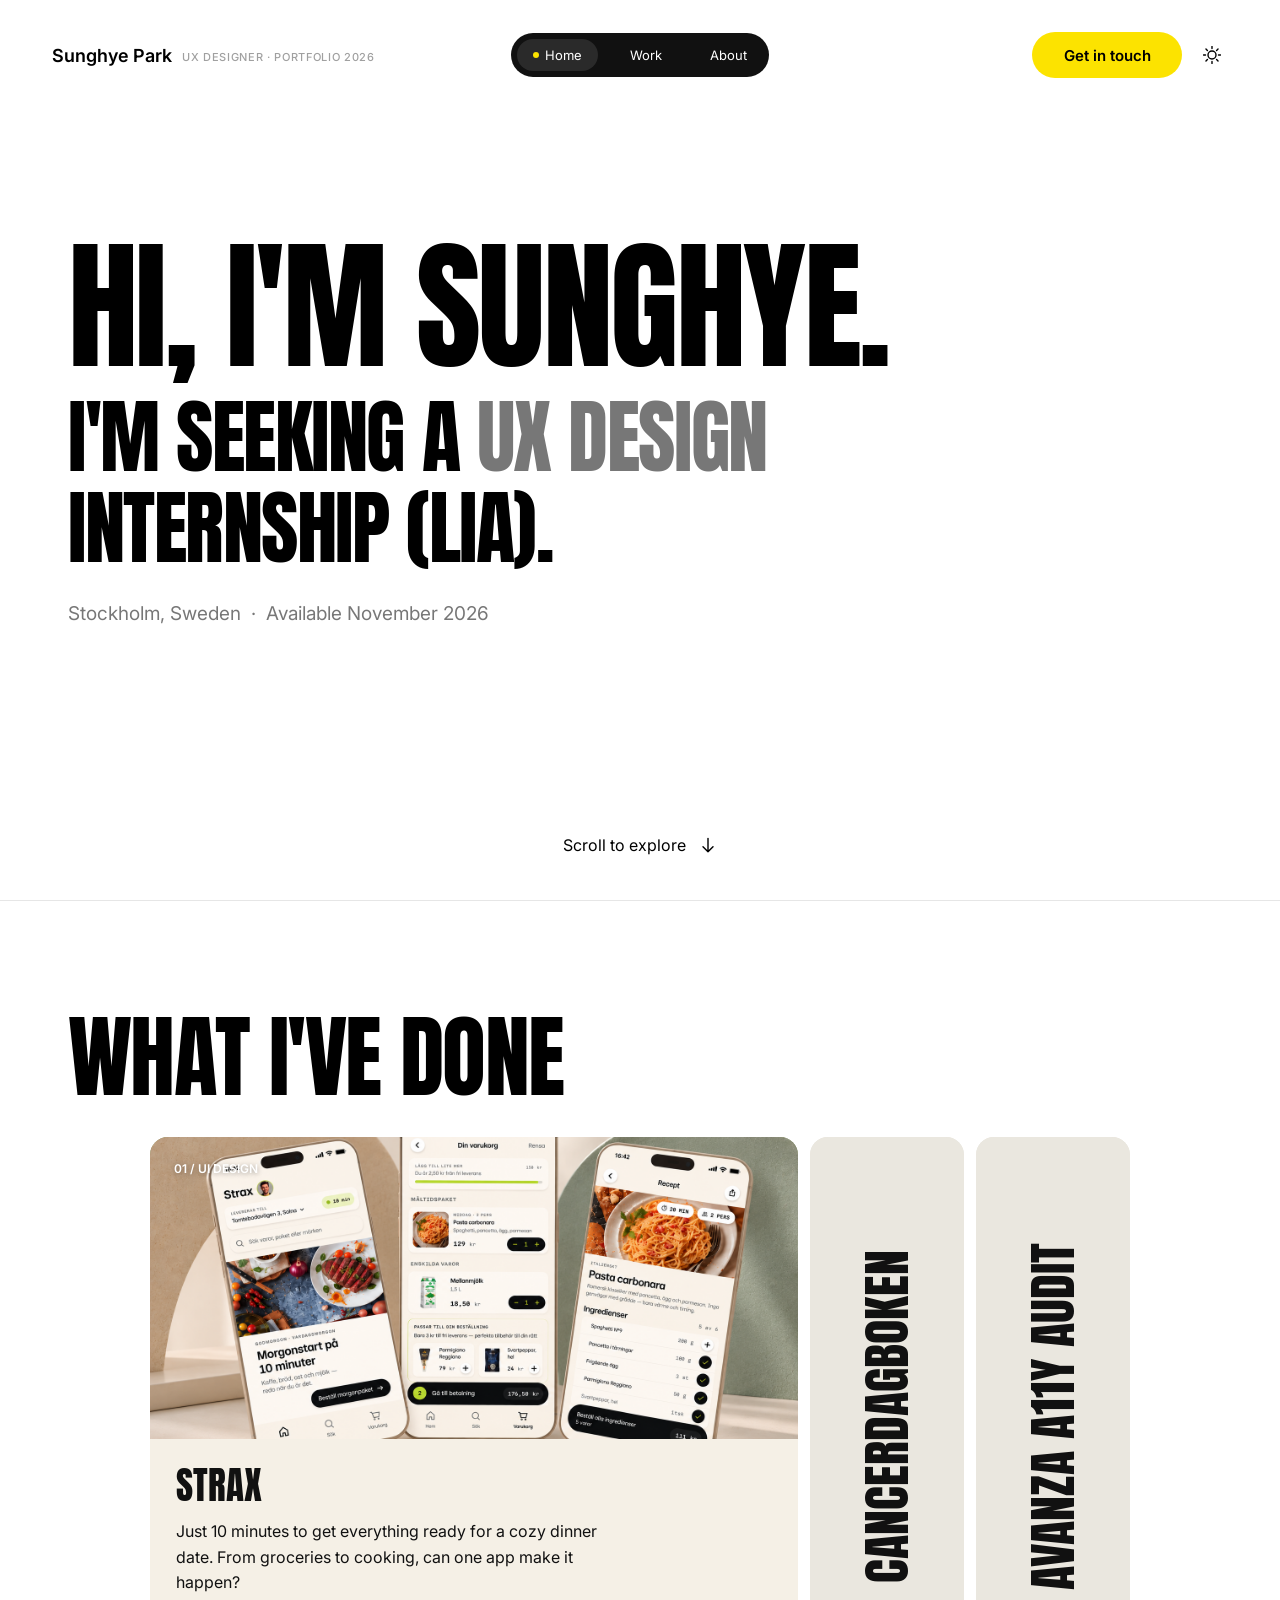
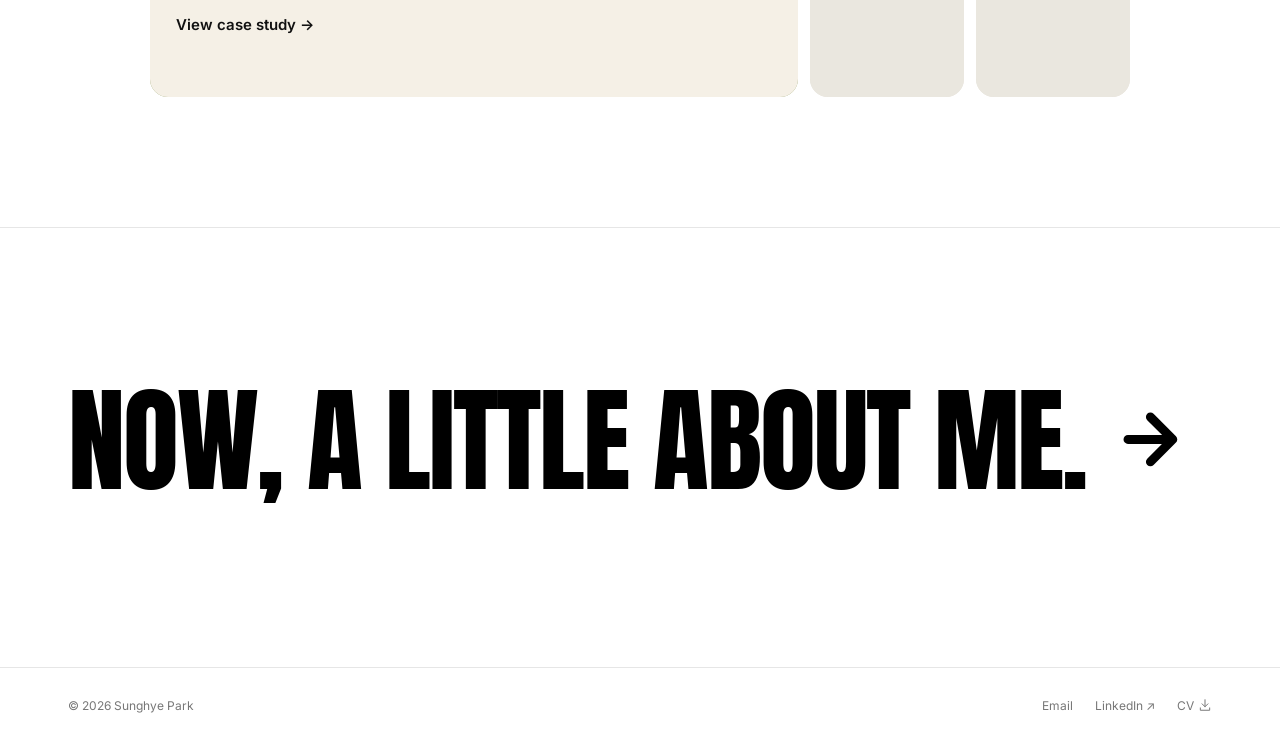
<file: index.html>
<!doctype html>
<html lang="en">
<head>
<meta charset="utf-8"><meta name="viewport" content="width=device-width, initial-scale=1">
<title>Sunghye Park — UX Designer</title>
<link rel="preconnect" href="https://fonts.googleapis.com"><link rel="preconnect" href="https://fonts.gstatic.com" crossorigin>
<link href="https://fonts.googleapis.com/css2?family=Anton&family=Inter:wght@400;500;600;700&display=swap" rel="stylesheet">
<link rel="stylesheet" href="css/global.css">
<style>
html{scroll-behavior:smooth}body{overflow-x:hidden}#card{min-height:100vh;background:var(--surface);color:var(--ink);transition:background .25s,color .25s}#card.dark{--surface:#0f0f0f;--surface-soft:#171717;--ink:#f5f5f5;--muted:#999;--line:#2a2a2a}
#sun,#moon{position:absolute;inset:0;transition:opacity .2s}#moon{opacity:0}
.hero{min-height:calc(100svh - var(--header-height));padding:clamp(64px,10vw,142px) var(--content-padding) 45px;display:flex;flex-direction:column;justify-content:space-between;gap:80px}
.hero-copy{max-width:1250px}.hero h1,.hero h2,.section-title,.about-title{font-family:Anton,Impact,sans-serif;font-weight:400;text-transform:uppercase;letter-spacing:-.018em;margin:0}.hero h1{font-size:clamp(72px,11vw,172px);line-height:.98}.hero h2{font-size:clamp(40px,6.3vw,96px);line-height:1.13;margin-top:16px;max-width:1150px}.hero h2 span{color:var(--muted)}
.hero-meta{font-size:19px;color:var(--muted);margin:28px 0 0}


.scroll-cue {
  display: inline-flex;
  align-items: center;
  align-self: center;
  gap: 12px;
  color: var(--ink);
  text-decoration: none;
  font-size: 16px;
  width: max-content;
}

.scroll-cue svg {
  width: 20px;
  height: 20px;
  transition: transform .25s;
}

.scroll-cue:hover svg {
  transform: translateY(5px);
}


.work-section{padding:112px var(--content-padding) 130px;border-top:1px solid var(--line)}.section-head{display:flex;align-items:end;justify-content:space-between;gap:24px;margin-bottom:34px}.section-title{font-size:clamp(52px,7vw,100px);line-height:1}.section-sub{color:var(--muted);font-size:13px;margin:0 0 7px}
.xp{display:flex;gap:12px;height:560px;isolation:isolate}.xp-card{position:relative;display:block;flex:1 1 0%;min-width:0;overflow:hidden;border-radius:18px;color:#fff;text-decoration:none;transition:flex-grow 850ms cubic-bezier(.22,1,.36,1);will-change:flex-grow;outline-offset:5px}.xp-card.active{flex-grow:4.2}.xp-card img{position:absolute;inset:0;width:100%;height:100%;object-fit:cover;transition:transform 1100ms cubic-bezier(.22,1,.36,1);transform:scale(1.01)}.xp-card.active img{transform:scale(1.045)}.xp-card::after{content:"";position:absolute;inset:0;background:linear-gradient(180deg,rgba(0,0,0,.08) 10%,rgba(0,0,0,.08) 43%,rgba(0,0,0,.72) 100%);pointer-events:none}.xp-card:nth-child(1){background:#8d9c63}.xp-card:nth-child(2){background:#8b8a83}.xp-card:nth-child(3){background:#596578}.xp-number{position:absolute;top:24px;left:24px;z-index:1;font-size:12px;font-weight:600}.xp-body{position:absolute;z-index:1;left:0;right:0;bottom:0;padding:26px;overflow:hidden}.xp-body h3{font-family:Anton,Impact,sans-serif;font-size:clamp(23px,2.9vw,43px);font-weight:400;line-height:1.08;text-transform:uppercase;white-space:nowrap;margin:0}.xp-more{display:grid;grid-template-rows:0fr;opacity:0;transform:translateY(12px);transition:grid-template-rows 600ms cubic-bezier(.22,1,.36,1),opacity 330ms ease,transform 500ms cubic-bezier(.22,1,.36,1)}.xp-more-inner{overflow:hidden;min-height:0}

.xp-more p {
  font-size: 16px;
  line-height: 1.6;
  margin: 14px 0 20px;
  max-width: 440px;
}
.xp-more span{font-size:13px;font-weight:600;display:inline-flex;gap:8px;align-items:center}
.xp-card.active .xp-more{grid-template-rows:1fr;opacity:1;transform:translateY(0);transition-delay:130ms,230ms,200ms}


.about-section{border-top:1px solid var(--line);padding:120px var(--content-padding) 135px;min-height:440px;display:flex;flex-direction:column;justify-content:center;align-items:flex-start}.about-title{font-size:clamp(62px,9vw,132px);line-height:1.06}.about-cta{display:inline-flex;align-items:center;gap:15px;color:var(--ink);text-decoration:none;font-size:16px;font-weight:500;margin-top:27px}.about-cta svg{width:23px;height:23px;transition:transform .3s cubic-bezier(.22,1,.36,1)}.about-cta:hover svg{transform:translate(5px,-5px)}.footer{padding:30px var(--content-padding);border-top:1px solid var(--line);display:flex;justify-content:space-between;gap:20px;align-items:center;color:var(--muted);font-size:12px}.footer-links{display:flex;gap:22px}.footer a{color:inherit;text-decoration:none}.footer a:hover{text-decoration:underline}
@media(max-width:900px){.hero,.work-section,.about-section{padding-left:28px;padding-right:28px}.footer{padding-left:28px;padding-right:28px}.xp{height:480px}.xp-body{padding:18px}.xp-number{top:18px;left:18px}.xp-body h3{font-size:clamp(19px,3vw,32px)}}
@media(max-width:700px){.hero,.work-section,.about-section{padding-left:22px;padding-right:22px}.hero{min-height:calc(88svh - var(--header-height));padding-top:90px;gap:70px}.hero h1{font-size:clamp(58px,13vw,92px)}.hero h2{font-size:clamp(38px,8.3vw,64px)}.work-section{padding-top:78px;padding-bottom:85px}.section-head{align-items:start;flex-direction:column;gap:10px}.xp{height:auto;flex-direction:column;gap:14px}.xp-card,.xp-card.active{flex:none;height:300px;will-change:auto}.xp-card img,.xp-card.active img{transform:none}.xp-more,.xp-card.active .xp-more{grid-template-rows:1fr;opacity:1;transform:none}.xp-body h3{font-size:35px}.about-section{min-height:360px;padding-top:80px;padding-bottom:85px}.footer{padding:25px 22px;flex-wrap:wrap}}
@media(prefers-reduced-motion:reduce){html{scroll-behavior:auto}.xp-card,.xp-card img,.xp-more,.about-cta svg,.scroll-cue svg{transition:none!important}}

/* Homepage refinements — verified 2026-10-14 v2 */
.footer-links a { display: inline-flex; align-items: center; gap: 4px; }
.footer-cv-icon { width: 14px; height: 14px; flex: none; }
.xp { width: 100%; max-width: 980px; margin-inline: auto; }
.about-title-link { display: inline-flex; align-items: center; gap: clamp(12px, 2vw, 28px); color: var(--ink); text-decoration: none; width: fit-content; }
.about-title-link svg { width: clamp(40px, 6vw, 90px); height: clamp(40px, 6vw, 90px); flex: 0 0 auto; transition: transform .35s cubic-bezier(.22,1,.36,1); }
.about-title-link:hover svg { transform: translateX(8px); }
.about-title-link:focus-visible { outline: 2px solid currentColor; outline-offset: 8px; }
@media (max-width: 700px) { .about-title-link { align-items: baseline; } .about-title-link svg { width: 40px; height: 40px; } }

/* Expanding cards — image and text separated */

.xp-card {
  color: #111;
  background: #f3f3f0;
}

/* Image stays in the upper part */
.xp-card img {
  top: 0;
  left: 0;
  right: auto;
  bottom: auto;
  width: 100%;
  height: 54%;
  object-fit: cover;
}
/* Cancerdagboken — 노트 중심으로 */
.xp-card:nth-child(2) img {
  object-position: center 58%;
}

/* Avanza — 가로형 카드 이미지 */
.xp-card:nth-child(3) img {
  object-fit: cover;
  object-position: center;
}

/* Remove the dark image overlay */
.xp-card::after {
  display: none;
}

/* Category label stays on the image */
.xp-number {
  color: #fff;
  text-shadow: 0 1px 5px rgba(0, 0, 0, .35);
}

/* Solid background behind all text */
.xp-body {
  position: absolute;
  left: 0;
  right: 0;
  bottom: 0;
  height: 46%;
  padding: 26px;
  background: #F5F0E6;
  color: #111;
  display: flex;
  flex-direction: column;
  justify-content: flex-start;
}

/* Project title */
.xp-body h3 {
  font-size: clamp(23px, 2.9vw, 43px);
  line-height: 1.08;
}

/* Description */
.xp-more p {
  font-size: 16px;
  line-height: 1.6;
  margin: 14px 0 18px;
  max-width: 440px;
}

/* View case study */
.xp-more span {
  font-size: 15px;
  font-weight: 600;
  display: inline-flex;
  gap: 8px;
  align-items: center;
}

/* Dark mode */
#card.dark .xp-card,
#card.dark .xp-body {
  background: #242424;
  color: #f5f5f5;
}

/* Tablet */
@media (max-width: 900px) and (min-width: 701px) {
  .xp-body {
    padding: 18px;
    height: 52%;
  }

  .xp-card img {
    height: 48%;
  }

  .xp-more p {
    font-size: 14px;
    line-height: 1.45;
    margin: 10px 0 12px;
  }
}

/* Mobile */
@media (max-width: 700px) {
  .xp-card,
  .xp-card.active {
    height: 440px;
  }

  .xp-card img {
    height: 42%;
  }

  .xp-body {
    height: 58%;
    padding: 22px;
  }

  .xp-body h3 {
    font-size: 35px;
  }

  .xp-more p {
    font-size: 15px;
    line-height: 1.5;
    margin: 12px 0 16px;
  }

  .xp-more span {
    font-size: 14px;
  }
}


/* Collapsed cards — warm ivory, vertical title only */
@media (min-width: 701px) {

  /* Hide image and category label when collapsed */
  .xp-card:not(.active) img,
  .xp-card:not(.active) .xp-number {
    opacity: 0;
    visibility: hidden;
  }

  /* Full-card ivory background */
  .xp-card:not(.active) {
    background: #EAE7DF;
  }

  .xp-card:not(.active) .xp-body {
    position: absolute;
    inset: 0;
    width: 100%;
    height: 100%;
    padding: 18px 0;
    background: #EAE7DF;
    color: #111;
    display: flex;
    align-items: center;
    justify-content: center;
    overflow: hidden;
  }

  /* Larger vertical project title */
  .xp-card:not(.active) .xp-body h3 {
    writing-mode: vertical-rl;
    transform: rotate(180deg);
    font-size: 50px;
    line-height: 1;
    white-space: nowrap;
    text-align: center;
    margin: 0;
  }

  /* Hide description and link */
  .xp-card:not(.active) .xp-more {
    display: none;
  }

  /* Expanded card — original image and description layout */
  .xp-card.active .xp-body {
    top: auto;
    left: 0;
    right: 0;
    bottom: 0;
    width: auto;
    height: 46%;
    padding: 26px;
    display: flex;
    align-items: stretch;
    justify-content: flex-start;
  }

  .xp-card.active .xp-body h3 {
    writing-mode: horizontal-tb;
    transform: none;
    font-size: clamp(23px, 2.9vw, 43px);
  }

  .xp-card.active img {
    width: 100%;
    height: 54%;
    opacity: 1;
    visibility: visible;
  }

  /* Dark mode */
  #card.dark .xp-card:not(.active),
  #card.dark .xp-card:not(.active) .xp-body {
    background: #292825;
    color: #f5f5f5;
  }
}

/* Tablet adjustments */
@media (min-width: 701px) and (max-width: 900px) {
  .xp-card.active .xp-body {
    height: 52%;
    padding: 18px;
  }

  .xp-card.active img {
    height: 48%;
  }
}

/* Mobile: retain horizontal titles */
@media (max-width: 700px) {
  .xp-card .xp-body h3 {
    writing-mode: horizontal-tb;
    transform: none;
  }
}
/* Calmer card transitions */
@media (min-width: 701px) {
  .xp-card {
    transition: flex-grow 650ms cubic-bezier(.4, 0, .2, 1);
  }

  /* Remove the additional image zoom */
  .xp-card img,
  .xp-card.active img {
    transform: none;
  }

  /* Reveal the content after the card starts expanding */
  .xp-card.active img,
  .xp-card.active .xp-number,
  .xp-card.active .xp-body {
    animation: card-content-in 320ms ease 150ms both;
  }

  /* Let the description appear with the rest of the content */
  .xp-card.active .xp-more {
    transition: none;
    transform: none;
  }
}

@keyframes card-content-in {
  from { opacity: 0; }
  to   { opacity: 1; }
}

@media (prefers-reduced-motion: reduce) {
  .xp-card,
  .xp-card * {
    animation: none !important;
    transition: none !important;
  }
}
</style>
</head>
<body><div id="card">
<header class="header"><div class="brand"><span class="brand-name">Sunghye Park</span><span class="portfolio-label">UX DESIGNER · PORTFOLIO 2026</span></div><nav class="header-nav" aria-label="Main navigation"><a href="index.html" class="nav-link active" aria-current="page"><span class="nav-dot"></span><span class="nav-text">Home</span></a><a href="work.html" class="nav-link"><span class="nav-dot"></span><span class="nav-text">Work</span></a><a href="about.html" class="nav-link"><span class="nav-dot"></span><span class="nav-text">About</span></a></nav><div class="header-actions"><a href="mailto:snhye.park@gmail.com" class="contact-button contact-interactive" aria-label="Send email"><span class="contact-default">Get in touch</span><span class="contact-hover" aria-hidden="true"><svg viewBox="0 0 24 24" width="17" height="17" fill="none" stroke="currentColor" stroke-width="1.8" stroke-linecap="round" stroke-linejoin="round" aria-hidden="true"><rect x="3" y="5" width="18" height="14" rx="2"/><path d="m3 7 9 7 9-7"/></svg>Send email</span></a><button id="theme-btn" type="button" aria-label="Toggle dark mode" aria-pressed="false"><span class="theme-icon"><svg id="sun" width="18" height="18" viewBox="0 0 18 18" fill="none" aria-hidden="true"><circle cx="9" cy="9" r="4" stroke="var(--ink)" stroke-width="1.4"/><path d="M9 .5v2M9 15.5v2M17.5 9h-2M2.5 9h-2M15.02 2.98 13.6 4.4M4.4 13.6l-1.42 1.42M15.02 15.02 13.6 13.6M4.4 4.4 2.98 2.98" stroke="var(--ink)" stroke-width="1.4" stroke-linecap="round"/></svg><svg id="moon" width="18" height="18" viewBox="0 0 18 18" fill="none" aria-hidden="true"><path d="M16 10.5A7.5 7.5 0 1 1 7.5 2a6 6 0 0 0 8.5 8.5Z" fill="var(--ink)"/></svg></span></button></div></header>
<main>
<section class="hero" aria-labelledby="hero-title"><div class="hero-copy"><h1 id="hero-title">Hi, I'm Sunghye.</h1><h2>I'm seeking a <span>UX Design</span><br>Internship (LIA).</h2><p class="hero-meta">Stockholm, Sweden &nbsp;·&nbsp; Available November 2026</p></div><a href="#selected-work" class="scroll-cue">Scroll to explore <svg viewBox="0 0 24 24" fill="none" stroke="currentColor" stroke-width="1.7" stroke-linecap="round" stroke-linejoin="round" aria-hidden="true"><path d="M12 4v16m-6-6 6 6 6-6"/></svg></a></section>
<section id="selected-work" class="work-section" aria-labelledby="work-title"><div class="section-head"><h2 class="section-title" id="work-title">What I've done</h2></div><div class="xp">
<a class="xp-card active" href="strax-case-study.html"><img src="assets/strax-card-image.png" alt="Strax grocery delivery app interface"><span class="xp-number">01 / UI DESIGN</span><div class="xp-body"><h3>Strax</h3><div class="xp-more"><div class="xp-more-inner"><p>Just 10 minutes to get everything ready for a cozy dinner date. From groceries to cooking, can one app make it happen?</p><span>View case study →</span></div></div></div></a>
<a class="xp-card" href="cancerdagboken-case-study.html"><img src="assets/cancerdagboken-card-image.png" alt="Interview notes for Cacncerdagboken UX research"><span class="xp-number">02 / UX RESEARCH</span><div class="xp-body"><h3>Cancerdagboken</h3><div class="xp-more"><div class="xp-more-inner"><p>A research journey for Karolinska, exploring digital solutions for cancer patients from the perspective of nurses who guide them through cancer care. </p><span>View case study →</span></div></div></div></a>
<a class="xp-card" href="accessibility-case-study.html"><img src="assets/avanza-card-image.png" alt="Accessibility contrast evaluation"><span class="xp-number">03 / ACCESSIBILITY</span><div class="xp-body"><h3>Avanza A11y Audit</h3><div class="xp-more"><div class="xp-more-inner"><p>What does accessibility look like in a design team? A meeting with fellow designers and developers to discuss accessibility issues and how to make a website easier for everyone to use.</p><span>View case study →</span></div></div></div></a>
</div></section>
<section class="about-section" aria-label="About me"><a href="about.html" class="about-title about-title-link">Now, a little about me.<svg viewBox="0 0 24 24" fill="none" stroke="currentColor" stroke-width="2.8" stroke-linecap="round" stroke-linejoin="round" aria-hidden="true"><path d="M5 12h14M12 5l7 7-7 7"/></svg></a></section>
</main><footer class="footer"><span>© 2026 Sunghye Park</span><div class="footer-links"><a href="mailto:snhye.park@gmail.com">Email</a><a href="https://www.linkedin.com/in/sunghyepark-ux" target="_blank" rel="noopener noreferrer">LinkedIn ↗</a><a href="Sunghye_Park_CV_UX_design.pdf" target="_blank" rel="noopener noreferrer">CV <svg viewBox="0 0 24 24" fill="none" aria-hidden="true" class="footer-cv-icon"><path d="M12 3v12m-5-5 5 5 5-5M4 17v4h16v-4" stroke="currentColor" stroke-width="1.7" stroke-linecap="round" stroke-linejoin="round"/></svg></a></div></footer>
</div>
    
<script>
(function () {
  // Dark mode — 기존 기능 유지
  const root = document.getElementById('card');
  const button = document.getElementById('theme-btn');
  const sun = document.getElementById('sun');
  const moon = document.getElementById('moon');

  function theme(dark) {
    root.classList.toggle('dark', dark);
    button.setAttribute('aria-pressed', String(dark));
    sun.style.opacity = dark ? '0' : '1';
    moon.style.opacity = dark ? '1' : '0';
  }

  theme(localStorage.getItem('theme') === 'dark');

  button.addEventListener('click', () => {
    const dark = !root.classList.contains('dark');
    theme(dark);
    localStorage.setItem('theme', dark ? 'dark' : 'light');
  });

  // Expanding cards — 자동 전환 + 마우스 호버
  const cards = [...document.querySelectorAll('.xp-card')];
  const container = document.querySelector('.xp');
  const hover = window.matchMedia('(hover: hover) and (pointer: fine)');
  const reducedMotion = window.matchMedia('(prefers-reduced-motion: reduce)');

  let currentIndex = 0;
  let autoTimer = null;
  let isVisible = false;
  let userInteracting = false;
  let hoverTimer = null;
  
  function activate(card) {
    cards.forEach(c => {
      c.classList.toggle('active', c === card);
    });

    currentIndex = cards.indexOf(card);
  }

  function stopAuto() {
    clearInterval(autoTimer);
    autoTimer = null;
  }

  function startAuto() {
    if (
      autoTimer ||
      !isVisible ||
      userInteracting ||
      reducedMotion.matches ||
      document.hidden
    ) return;

    autoTimer = setInterval(() => {
      currentIndex = (currentIndex + 1) % cards.length;
      activate(cards[currentIndex]);
    }, 4500);
  }

  cards.forEach(card => {
     card.addEventListener('mouseenter', () => {
      if (!hover.matches) return;

      userInteracting = true;
      stopAuto();
      clearTimeout(hoverTimer);

      hoverTimer = setTimeout(() => {
        if (!container.contains(document.activeElement)) {
          activate(card);
        }
      }, 160);
    });

    card.addEventListener('mouseleave', () => {
      clearTimeout(hoverTimer);
    });

    // 키보드 접근
    card.addEventListener('focus', () => {
      clearTimeout(hoverTimer);
      userInteracting = true;
      stopAuto();
      activate(card);
    });

    // 터치: 비활성 카드는 첫 탭으로 확장
    card.addEventListener('click', e => {
      if (
        !hover.matches &&
        window.innerWidth > 700 &&
        !card.classList.contains('active')
      ) {
        e.preventDefault();
        activate(card);
      }
    });
  });

  // 마우스가 카드 영역을 벗어나면 자동 전환 재개
  container.addEventListener('mouseleave', () => {
    clearTimeout(hoverTimer);
    userInteracting = false;
    startAuto();
  });

  // 키보드 포커스가 카드 영역을 벗어나면 재개
  container.addEventListener('focusout', e => {
    if (!e.currentTarget.contains(e.relatedTarget)) {
      userInteracting = false;
      startAuto();
    }
  });

  // Work 섹션이 화면에 보일 때만 자동 전환
  const observer = new IntersectionObserver(entries => {
    isVisible = entries[0].isIntersecting;

    if (isVisible) {
      startAuto();
    } else {
      stopAuto();
    }
  }, {
    threshold: 0.3
  });

  observer.observe(container);

  // 다른 브라우저 탭으로 이동하면 자동 전환 중지
  document.addEventListener('visibilitychange', () => {
    if (document.hidden) {
      stopAuto();
    } else {
      startAuto();
    }
  });

  // 움직임 줄이기 설정이 변경되면 반영
  reducedMotion.addEventListener('change', () => {
    stopAuto();
    startAuto();
  });
})();

</script></body></html>
</file>
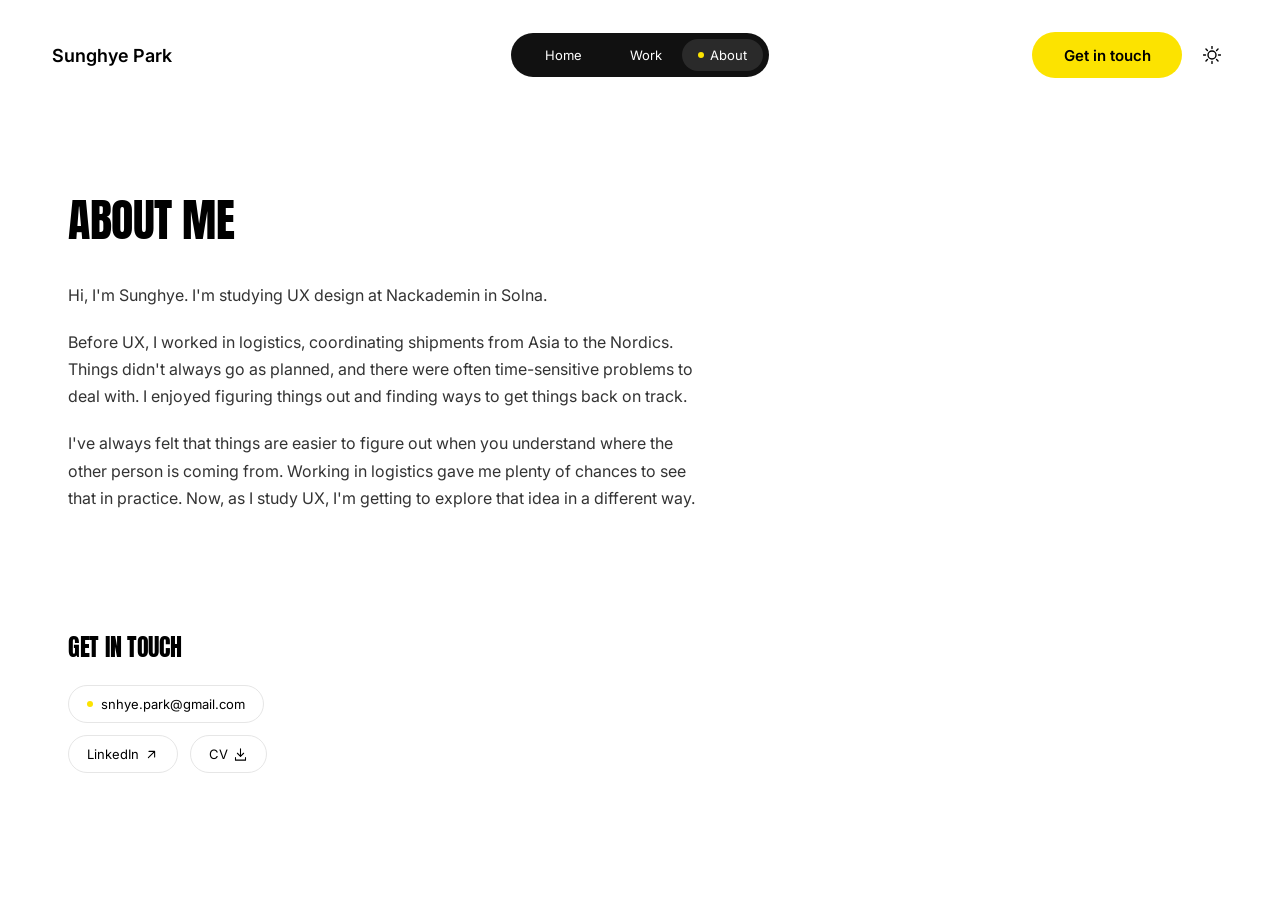
<file: about.html>
<!doctype html>

<html lang="en">

<head>

  <meta charset="utf-8">

  <meta name="viewport" content="width=device-width, initial-scale=1">

  <title>About — Sunghye Park</title>

  <link rel="preconnect" href="https://fonts.googleapis.com">

  <link rel="preconnect" href="https://fonts.gstatic.com" crossorigin>

  <link

    href="https://fonts.googleapis.com/css2?family=Anton&family=Inter:wght@400;500;600&display=swap"

    rel="stylesheet"

  >

  <link rel="stylesheet" href="css/global.css">
  <style>

    html,

    body {

      margin: 0;

      width: 100%;

      min-height: 100%;

    }

    body {

      font-family: 'Inter', system-ui, sans-serif;

      --surface: #ffffff;

      --ink: #000000;

      --line: #e6e6e6;

      --text: #333333;

      --text-secondary: #5c5c5c;

    }

    body.dark {

      --surface: #0f0f0f;

      --ink: #f5f5f5;

      --line: #2a2a2a;

      --text: #d5d5d5;

      --text-secondary: #b5b5b5;

    }

    /* PAGE */

    .page {

      width: 100%;

      min-height: 100vh;

      background: var(--surface);

      color: var(--ink);

      display: flex;

      flex-direction: column;

      box-sizing: border-box;

      transition:

        background 0.25s ease,

        color 0.25s ease;

    }

    /* HEADER */

    .header {

      flex: 0 0 110px;

      display: grid;

      grid-template-columns: 1fr auto 1fr;

      align-items: center;

      padding: 0 52px;

      box-sizing: border-box;

    }

    .brand {

      justify-self: start;

      display: flex;

      align-items: center;

      gap: 10px;

    }

    .brand-name {

      font-family: 'Inter', sans-serif;

      font-weight: 600;

      font-size: 18px;

      color: var(--ink);

    }

    .portfolio-label {

      font-family: 'Inter', sans-serif;

      font-weight: 500;

      font-size: 11px;

      letter-spacing: 0.06em;

      color: #a0a0a0;

    }

    .header-nav {

      justify-self: center;

      display: flex;

      align-items: center;

      gap: 4px;

      background: #111111;

      border-radius: 999px;

      padding: 6px;

    }

    .nav-link {

      text-decoration: none;

      display: flex;

      align-items: center;

      gap: 6px;

      padding: 8px 16px;

      border-radius: 999px;

      background: transparent;

    }

    .nav-link.active {

      background: #2a2a2a;

    }

    .nav-dot {

      width: 6px;

      height: 6px;

      border-radius: 50%;

      background: #FCE300;

      flex: none;

      opacity: 0;

    }

    .nav-link.active .nav-dot {

      opacity: 1;

    }

    .nav-text {

      font-size: 13px;

      color: #ffffff;

    }

    .header-actions {

      justify-self: end;

      display: flex;

      align-items: center;

      gap: 14px;

    }

    .contact-button {

      text-decoration: none;

      background: #FCE300;

      color: #000000;

      font-family: 'Inter', sans-serif;

      font-size: 15px;

      font-weight: 600;

      padding: 11px 22px;

      border-radius: 999px;

    }

    .theme-button {

      width: 32px;

      height: 32px;

      display: flex;

      align-items: center;

      justify-content: center;

      border-radius: 999px;

      border: none;

      background: transparent;

      cursor: pointer;

      padding: 0;

    }

    .theme-icon {

      position: relative;

      width: 18px;

      height: 18px;

    }

    #sun,

    #moon {

      position: absolute;

      inset: 0;

      transition: opacity 0.2s ease;

    }

    #moon {

      opacity: 0;

    }

    /* ABOUT CONTENT */

    .content {

      flex: 1 1 auto;

      padding: 88px 68px 56px;

      box-sizing: border-box;

      display: flex;

      flex-direction: column;

      gap: 117px;

    }

    .page-title {

      margin: 0 0 40px;

      font-family: 'Anton', sans-serif;

      font-weight: 400;

      font-size: 46px;

      line-height: 0.95;

      letter-spacing: -0.5px;

      color: var(--ink);

      text-transform: uppercase;

    }

    .intro-text {

      margin: 0 0 20px;

      font-size: 16px;

      line-height: 1.7;

      color: var(--text);

    }

    .intro-text:last-child {

      margin-bottom: 0;

    }

    .section-title {

      font-family: 'Anton', sans-serif;

      font-weight: 400;

      font-size: 24px;

      letter-spacing: -0.3px;

      text-transform: uppercase;

      color: var(--ink);

      margin-bottom: 20px;

    }

    /* CONTACT BUTTONS */

.contact-link {

  text-decoration: none;

  padding: 10px 18px;

  border: 1px solid var(--line);

  border-radius: 999px;

  font-size: 13px;

  color: var(--ink);

  transition: background-color 0.2s ease;

}

.contact-link:hover {

  background-color: #f0f0f0;

}

body.dark .contact-link:hover {

  background-color: #292929;

}

    .linkedin-link {

      display: inline-flex;

      align-items: center;

      gap: 5px;

    }

    .cv-link {

      display: inline-flex;

      align-items: center;

      gap: 5px;

    }

    .external-icon {

      width: 15px;

      height: 15px;

      flex: none;

    }

    /* About navigation: explicitly override shared global mobile rules */
    body.about-page .header-nav {
      display: flex !important;
      visibility: visible !important;
      opacity: 1 !important;
      align-items: center;
      justify-self: center;
      position: static !important;
      transform: none !important;
    }
    body.about-page .header-nav .nav-link {
      display: flex !important;
      visibility: visible !important;
      opacity: 1 !important;
    }
    body.about-page .header-nav .nav-text {
      display: inline !important;
      visibility: visible !important;
      opacity: 1 !important;
      color: #fff !important;
    }
    @media (max-width: 700px) {
      body.about-page .header-nav { display: flex !important; }
    }

    /* Consistent header navigation and contact button */
    .brand-name { text-decoration: none; cursor: pointer; white-space: nowrap; }
    .header { position: relative; }
    .header-nav { position: static; transform: none; }
    .contact-button.contact-interactive {
      width: 160px;
      height: 44px;
      padding: 0 12px;
      box-sizing: border-box;
      display: inline-flex;
      align-items: center;
      justify-content: center;
      white-space: nowrap;
      position: relative;
      overflow: hidden;
    }
    .contact-interactive .contact-default,
    .contact-interactive .contact-hover {
      position: absolute;
      inset: 0;
      display: flex;
      justify-content: center;
      align-items: center;
      gap: 8px;
      transition: transform .22s ease, opacity .22s ease;
    }
    .contact-interactive .contact-default { opacity: 1; transform: translateY(0); }
    .contact-interactive .contact-hover { opacity: 0; transform: translateY(100%); }
    .contact-interactive:hover .contact-default,
    .contact-interactive:focus-visible .contact-default { opacity: 0; transform: translateY(-100%); }
    .contact-interactive:hover .contact-hover,
    .contact-interactive:focus-visible .contact-hover { opacity: 1; transform: translateY(0); }
    @media (max-width: 700px) {
      .header {
        flex: 0 0 86px;
        height: 86px;
        display: grid;
grid-template-columns: minmax(0, 1fr) auto minmax(32px, 1fr) !important;        gap: 8px;
        padding: 0 16px;
      }
      .brand-name { font-size: 12px; }
      .header-nav { display: flex; justify-self: center; gap: 0; padding: 4px; }
      .nav-link { gap: 4px; padding: 7px 7px; }
      .nav-text { font-size: 10px; }
      .header-actions { justify-self: end; gap: 0; }
      .contact-button { display: none !important; }
      .theme-button { flex: 0 0 32px; }
    }
    @media (max-width: 390px) {
      .header { padding: 0 10px; gap: 5px; }
      .brand-name { font-size: 11px; }
      .nav-link { padding: 7px 5px; }
      .nav-text { font-size: 10px; }
    }
/* 하단 연락처: 이메일 위, LinkedIn + CV 아래 */
#contact > div:last-child {
  display: grid !important;
  grid-template-columns: max-content max-content;
  gap: 12px;
  justify-content: start;
}

#contact a[href^="mailto:"] {
  grid-column: 1 / -1;
  justify-self: start;
}

#contact .linkedin-link,
#contact .cv-link {
  justify-content: center;
}
@media (max-width: 700px) {
  body.about-page .header {
    display: flex !important;
    justify-content: space-between;
    align-items: center;
    gap: 12px;
    padding: 0 16px !important;
  }

  body.about-page .header > .brand,
  body.about-page .header > .header-nav,
  body.about-page .header > .header-actions {
    flex: 0 0 auto;
    margin: 0;
  }
}
  </style>

</head>

<body class="about-page">

  <div class="page">

    <!-- HEADER -->

    <div class="header">

      <!-- BRAND -->

      <div class="brand">

        <a class="brand-name" href="index.html">Sunghye Park</a>

      </div>

      <!-- NAVIGATION -->

      <div class="header-nav">

        <a

          href="index.html"

          class="nav-link"

        >

          <span class="nav-dot"></span>

          <span class="nav-text">Home</span>

        </a>

        <a

          href="work.html"

          class="nav-link"

        >

          <span class="nav-dot"></span>

          <span class="nav-text">Work</span>

        </a>

        <a

          href="about.html"

          class="nav-link active"

        >

          <span class="nav-dot"></span>

          <span class="nav-text">About</span>

        </a>

      </div>

      <!-- RIGHT SIDE -->

      <div class="header-actions">

        <a href="mailto:snhye.park@gmail.com" class="contact-button contact-interactive" aria-label="Send email"><span class="contact-default">Get in touch</span><span class="contact-hover" aria-hidden="true"><svg viewBox="0 0 24 24" width="17" height="17" fill="none" stroke="currentColor" stroke-width="1.8" stroke-linecap="round" stroke-linejoin="round" aria-hidden="true"><rect x="3" y="5" width="18" height="14" rx="2"/><path d="m3 7 9 7 9-7"/></svg>Send email</span></a>

        <button

          id="theme-btn"

          class="theme-button"

          type="button"

          aria-label="Toggle dark mode"

        >

          <div class="theme-icon">

            <!-- SUN -->

            <svg

              id="sun"

              width="18"

              height="18"

              viewBox="0 0 18 18"

              fill="none"

              xmlns="http://www.w3.org/2000/svg"

            >

              <circle

                cx="9"

                cy="9"

                r="4"

                stroke="var(--ink)"

                stroke-width="1.4"

              ></circle>

              <path

                d="M9 0.5V2.5M9 15.5V17.5M17.5 9H15.5M2.5 9H0.5M15.02 2.98L13.6 4.4M4.4 13.6L2.98 15.02M15.02 15.02L13.6 13.6M4.4 4.4L2.98 2.98"

                stroke="var(--ink)"

                stroke-width="1.4"

                stroke-linecap="round"

              ></path>

            </svg>

            <!-- MOON -->

            <svg

              id="moon"

              width="18"

              height="18"

              viewBox="0 0 18 18"

              fill="none"

              xmlns="http://www.w3.org/2000/svg"

            >

              <path

                d="M16 10.5A7.5 7.5 0 117.5 2a6 6 0 108.5 8.5Z"

                fill="var(--ink)"

              ></path>

            </svg>

          </div>

        </button>

      </div>

    </div>

    <!-- CONTENT -->

    <div class="content">

      <!-- INTRO -->

      <div style="max-width: 640px;">

        <h1 class="page-title">

          About me

        </h1>

        <p class="intro-text">

          Hi, I'm Sunghye. I'm studying UX design at Nackademin in Solna.

        </p>

        <p class="intro-text">

Before UX, I worked in logistics, coordinating shipments from Asia to the Nordics. Things didn't always go as planned, and there were often time-sensitive problems to deal with. I enjoyed figuring things out and finding ways to get things back on track.

        </p>

        <p class="intro-text">

I've always felt that things are easier to figure out when you understand where the other person is coming from. Working in logistics gave me plenty of chances to see that in practice. Now, as I study UX, I'm getting to explore that idea in a different way.

        </p>

      </div>

      <!-- CONTACT -->

      <div>

        <div id="contact">

        <div class="section-title">

          Get in touch

</div>

        <div

          style="

            display: flex;

            gap: 12px;

            flex-wrap: wrap;

          "

        >

          <a

            href="mailto:snhye.park@gmail.com"

            class="contact-link"

            style="

              display: flex;

              align-items: center;

              gap: 8px;

            "

          >

            <span

              style="

                width: 6px;

                height: 6px;

                border-radius: 999px;

                background: #FCE300;

                display: inline-block;

              "

            ></span>

            snhye.park@gmail.com

          </a>

          <a

            href="https://www.linkedin.com/in/sunghyepark-ux"

            class="contact-link linkedin-link"

            target="_blank"

            rel="noopener noreferrer"

          >

            LinkedIn

            <svg class="external-icon" viewBox="0 0 24 24" fill="none" aria-hidden="true">

              <path d="M7 17 17 7M8 7h9v9" stroke="currentColor" stroke-width="1.7" stroke-linecap="round" stroke-linejoin="round" />

            </svg>

          </a>

          <a

            href="Sunghye_Park_CV_UX_design.pdf"

            class="contact-link cv-link"

            target="_blank" rel="noopener noreferrer"

          >

            CV

            <svg class="external-icon" viewBox="0 0 24 24" fill="none" aria-hidden="true">

              <path d="M12 3v12m-5-5 5 5 5-5M4 17v4h16v-4" stroke="currentColor" stroke-width="1.7" stroke-linecap="round" stroke-linejoin="round" />

            </svg>

          </a>

        </div>

      </div>

    </div>

  </div>

  <script>

    var themeBtn = document.getElementById('theme-btn');

    var sun = document.getElementById('sun');

    var moon = document.getElementById('moon');

    var savedTheme = localStorage.getItem('theme');

    function updateThemeIcon(isDark) {

      if (isDark) {

        sun.style.opacity = 0;

        moon.style.opacity = 1;

      } else {

        sun.style.opacity = 1;

        moon.style.opacity = 0;

      }

    }

    if (savedTheme === 'dark') {

      document.body.classList.add('dark');

      updateThemeIcon(true);

    } else {

      document.body.classList.remove('dark');

      updateThemeIcon(false);

    }

    themeBtn.addEventListener('click', function () {

      var isDark = document.body.classList.toggle('dark');

      localStorage.setItem(

        'theme',

        isDark ? 'dark' : 'light'

      );

      updateThemeIcon(isDark);

    });

  </script>

</body>

</html>
</file>
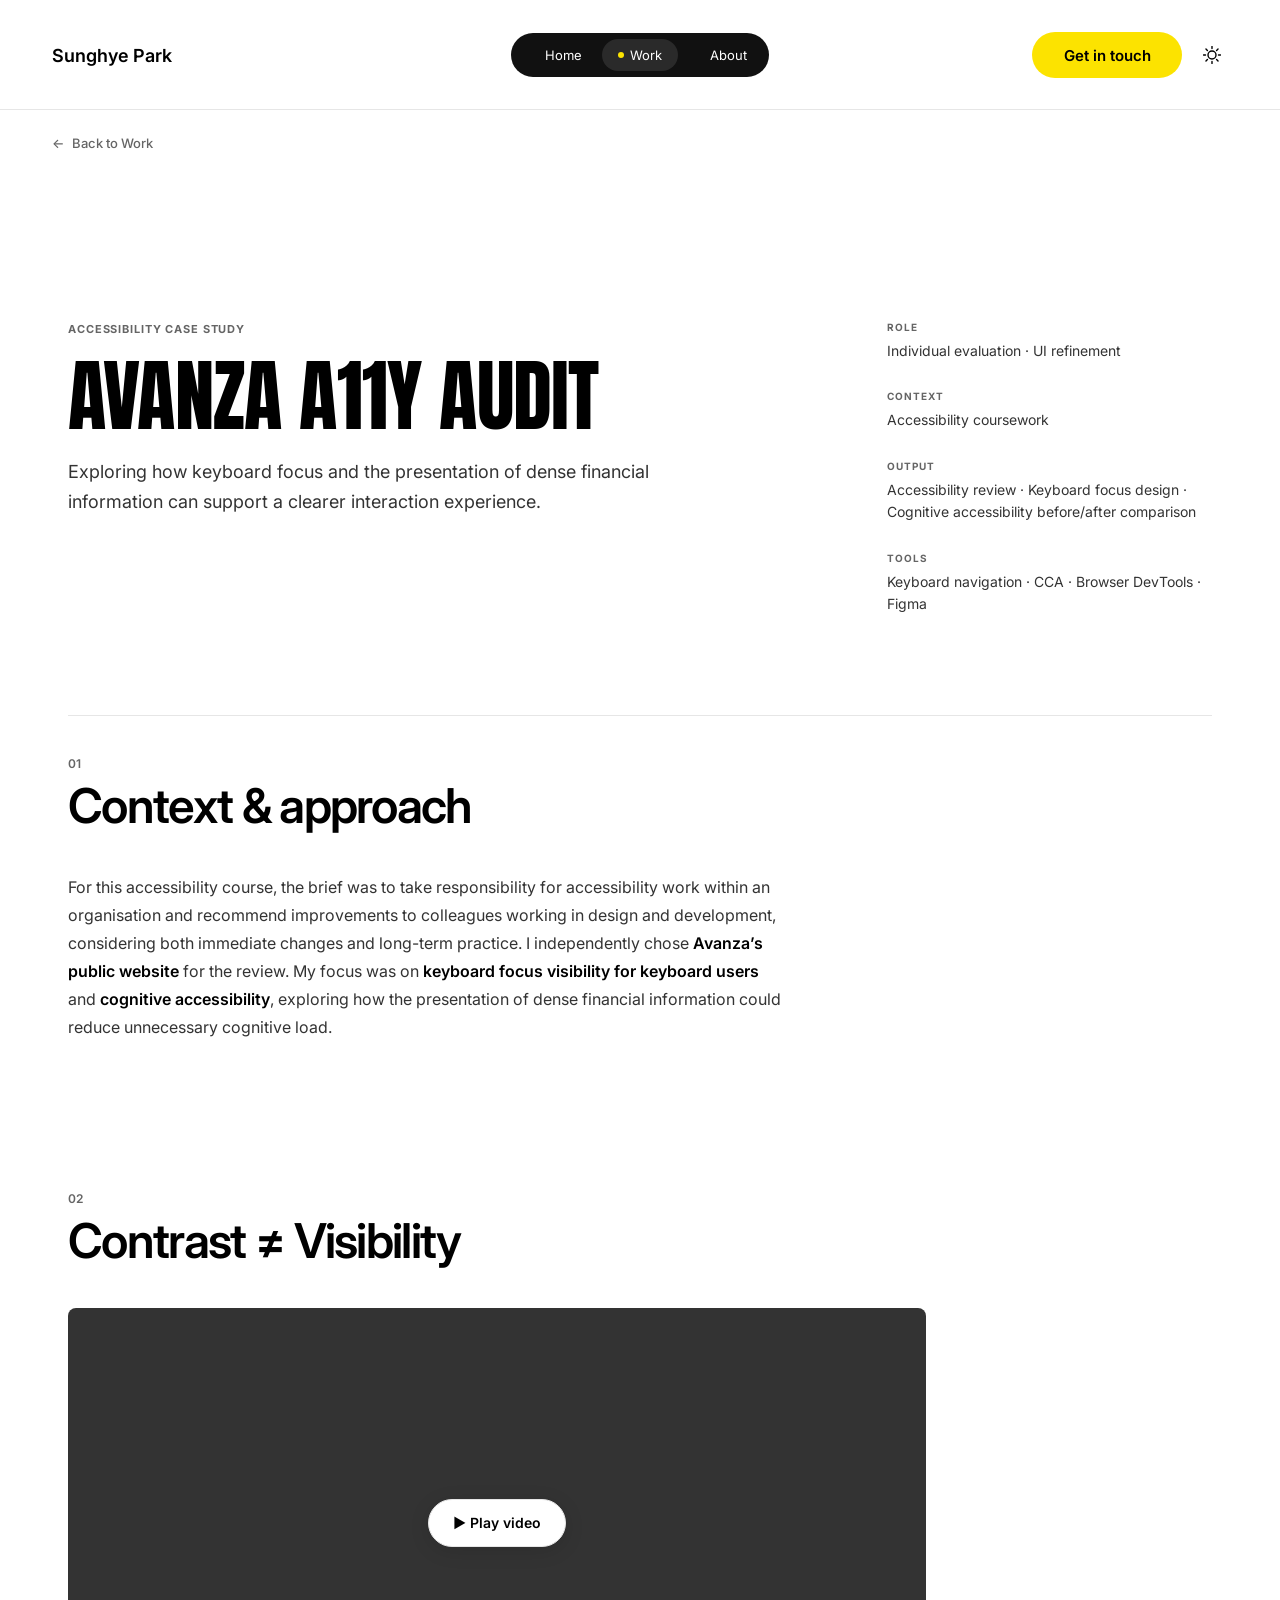
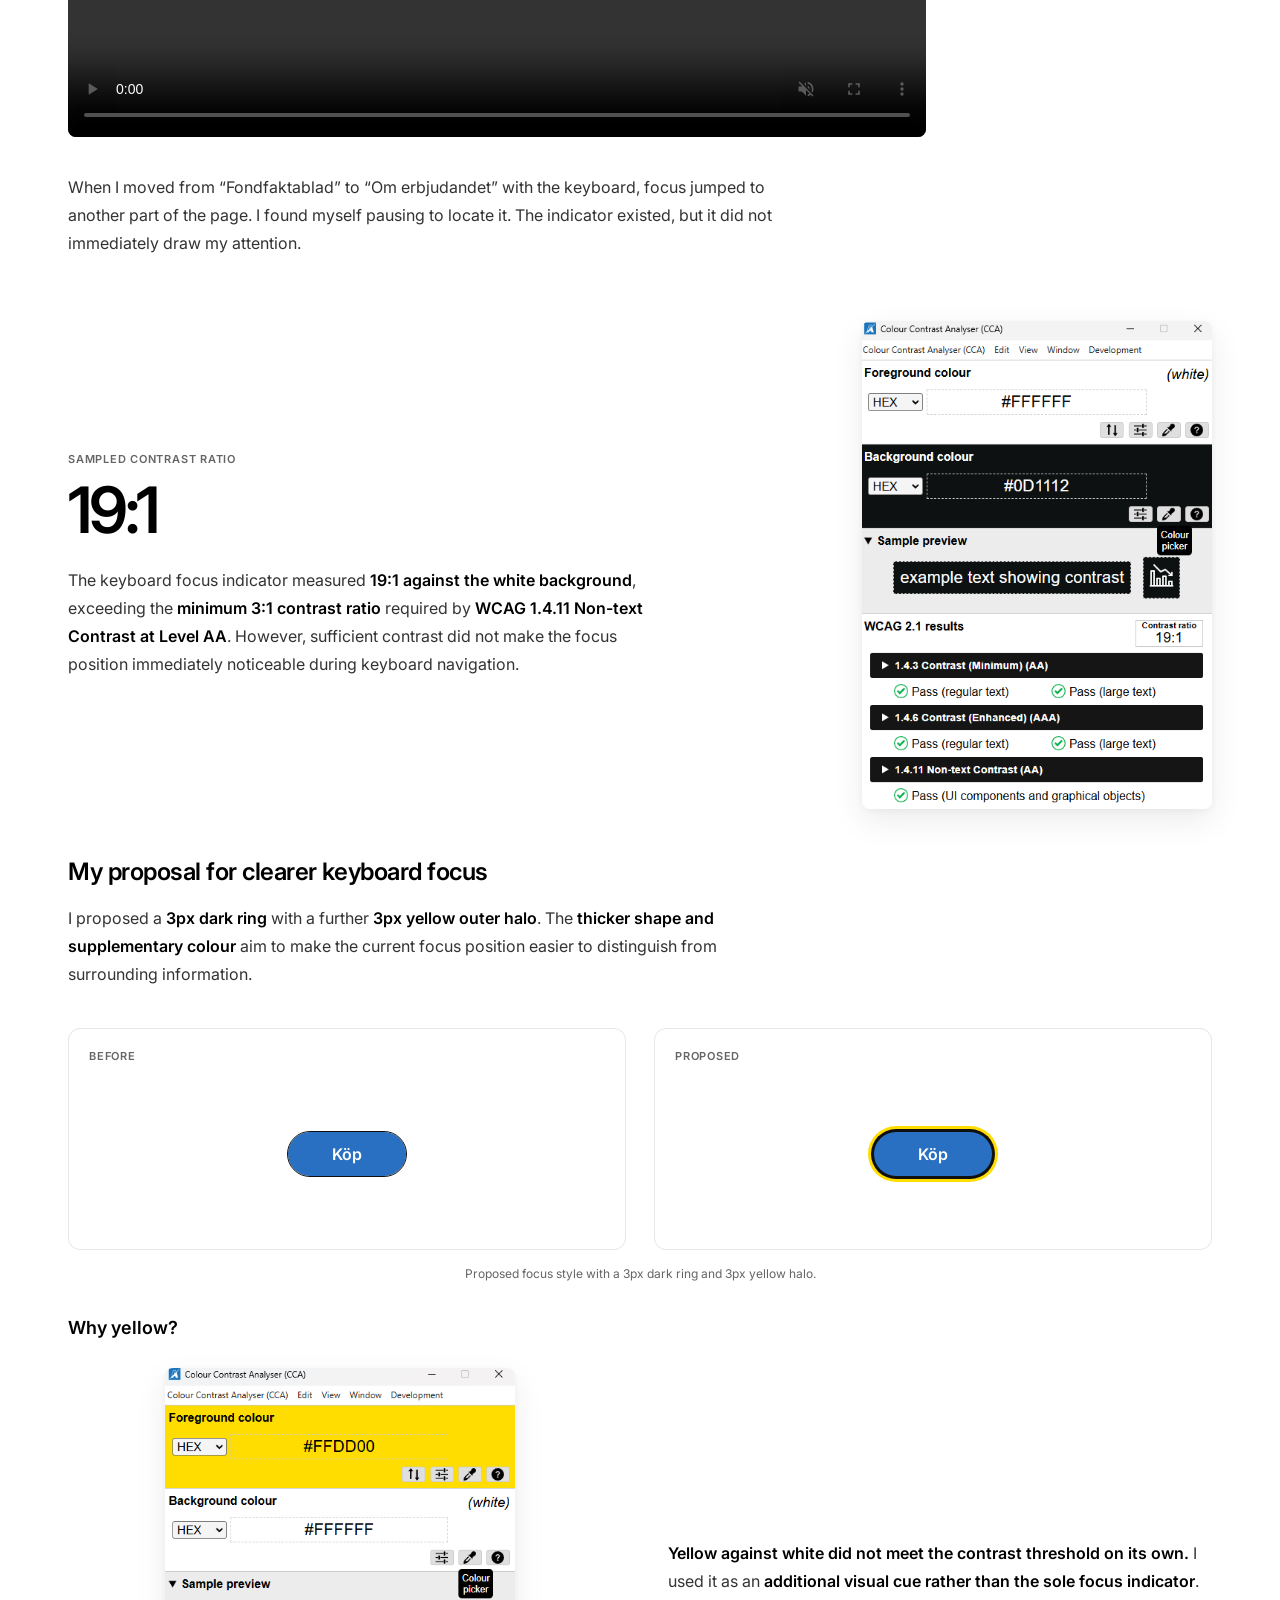
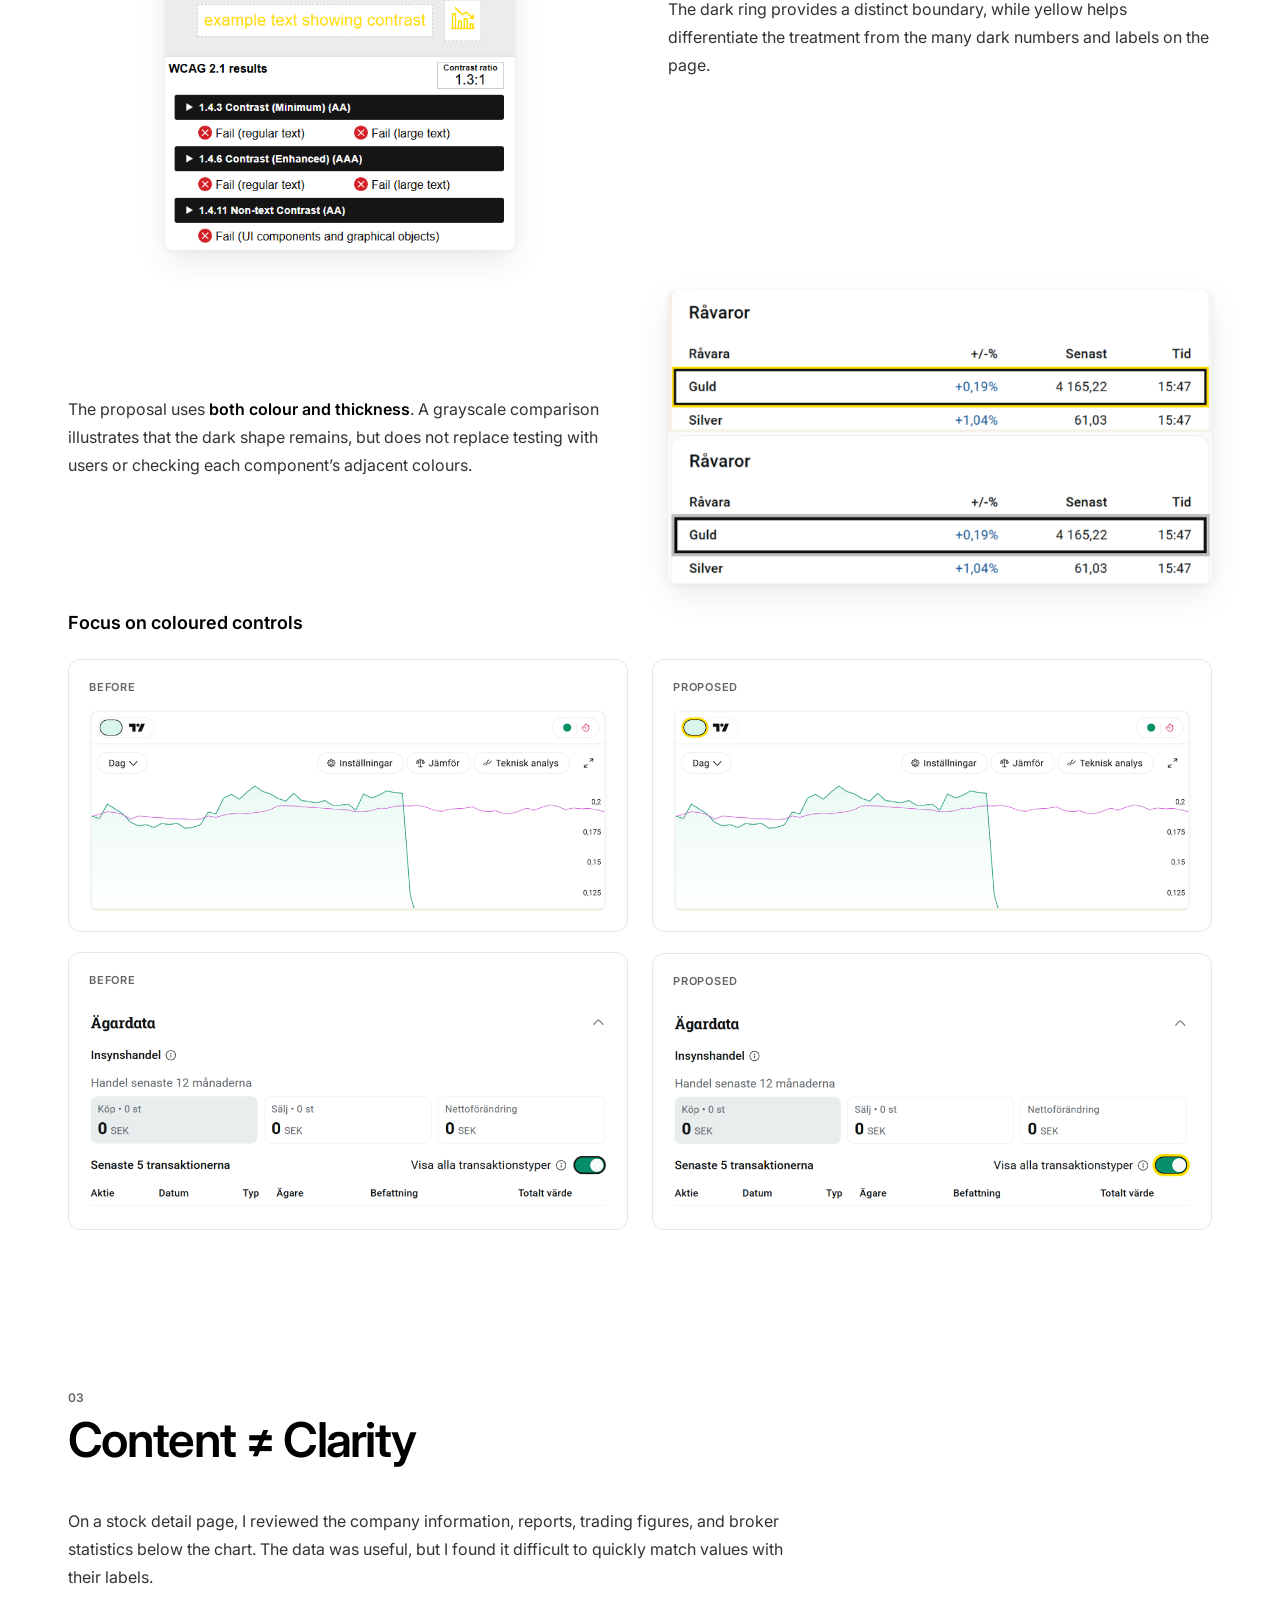
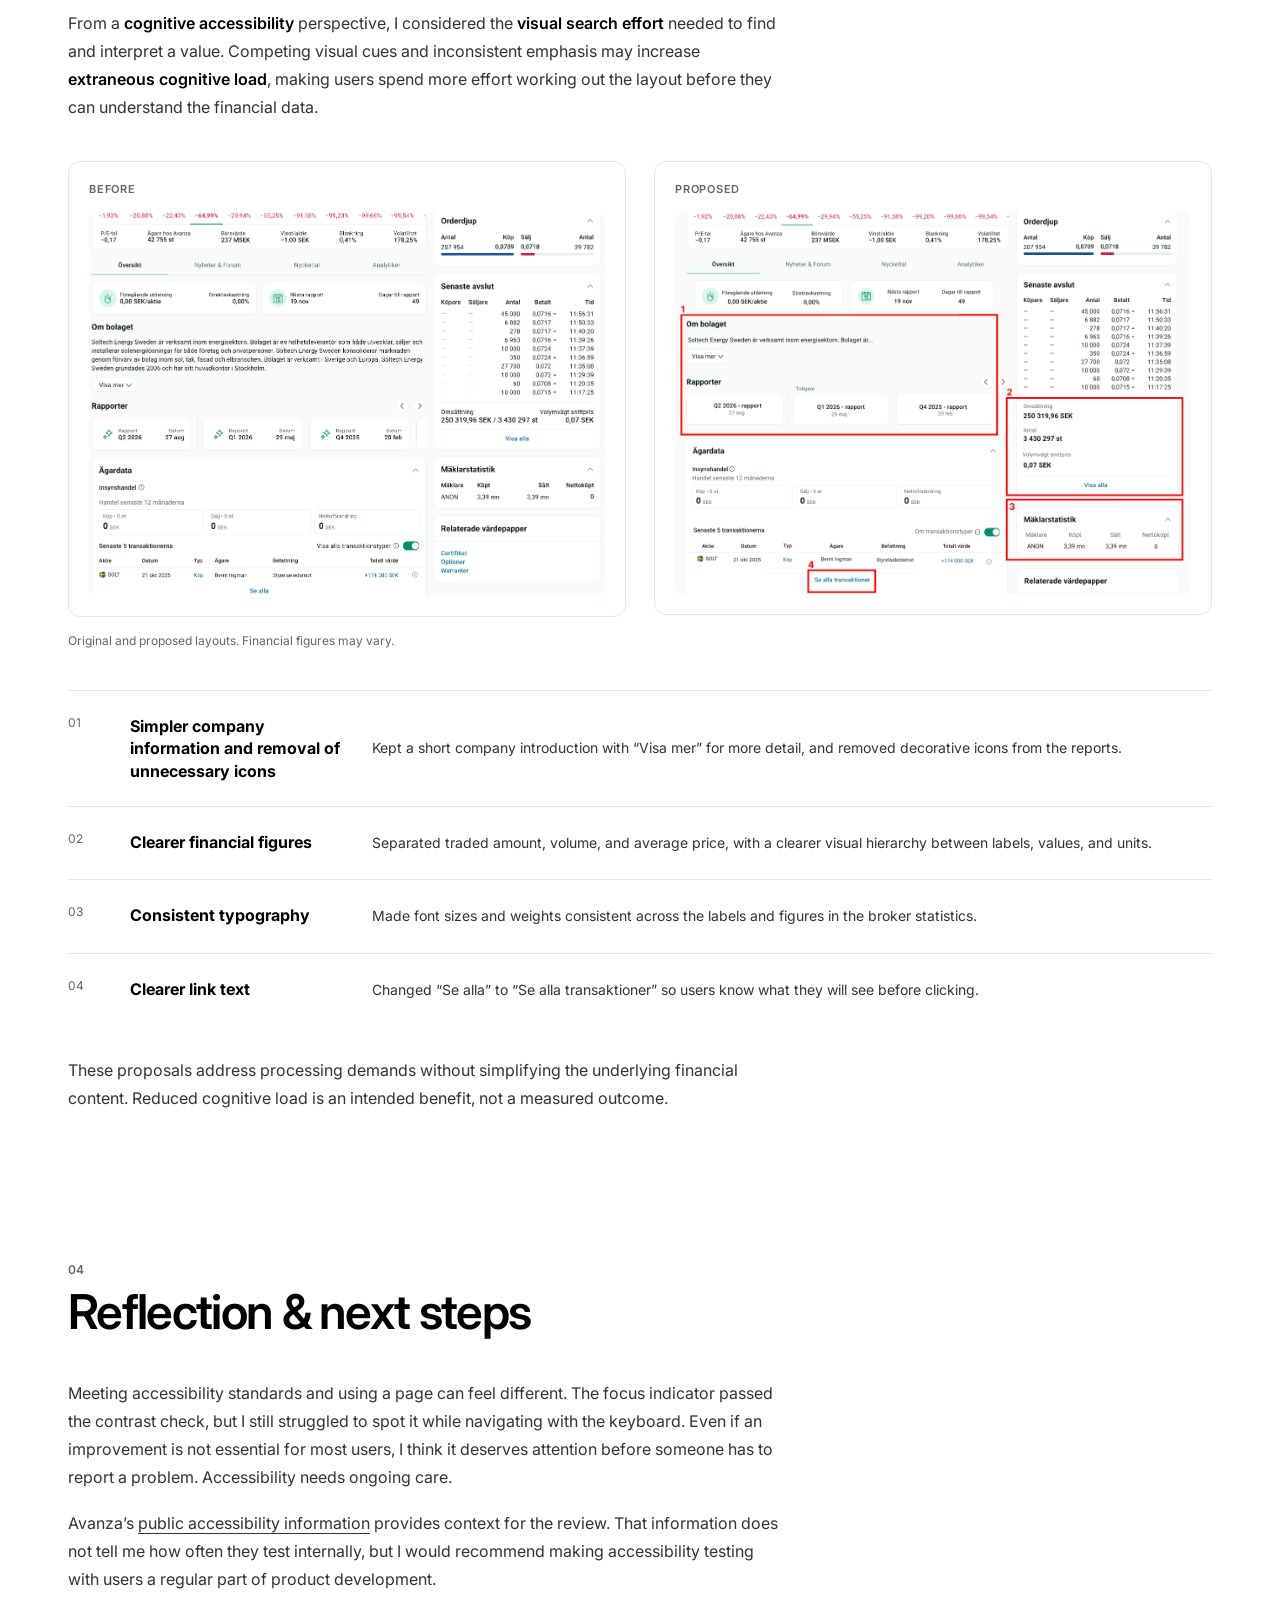
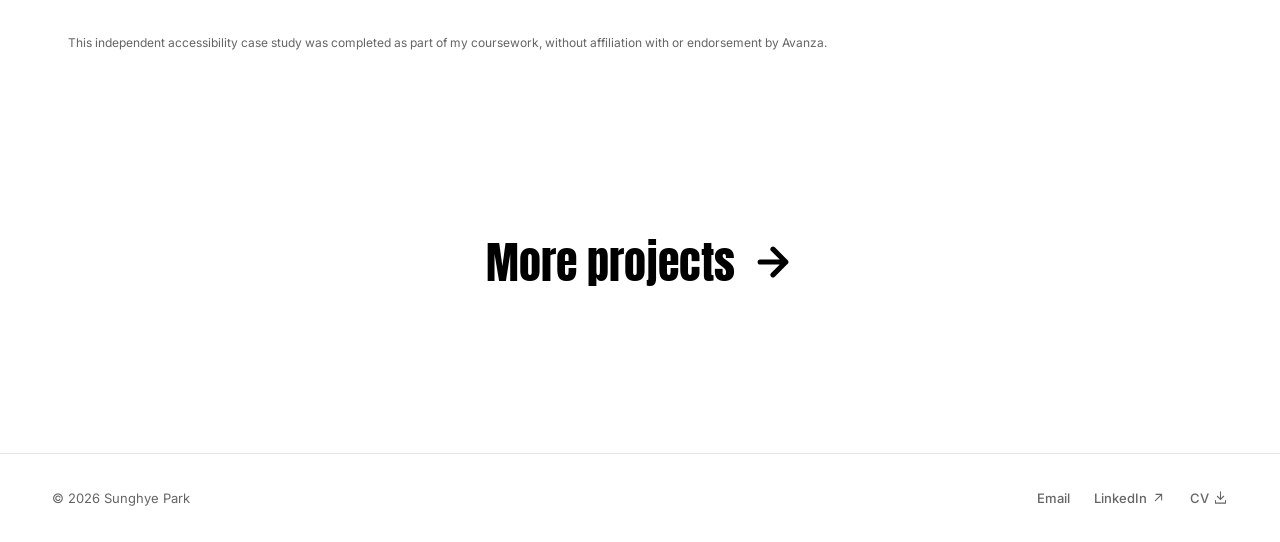
<file: accessibility-case-study.html>
<!doctype html>
<html lang="en">
<head>
  <meta charset="utf-8">
  <meta name="viewport" content="width=device-width, initial-scale=1">
  <title>Accessibility — Sunghye Park</title>

  <link rel="preconnect" href="https://fonts.googleapis.com">
  <link rel="preconnect" href="https://fonts.gstatic.com" crossorigin>
  <link href="https://fonts.googleapis.com/css2?family=Anton&family=Inter:wght@400;500;600;700&display=swap" rel="stylesheet">
  <link rel="stylesheet" href="css/global.css">

  <style>
    * { box-sizing: border-box; }
    html { margin: 0; scroll-behavior: smooth; }

    body {
      margin: 0;
      font-family: "Inter", system-ui, sans-serif;
      --surface: #fff;
      --surface-soft: #f7f7f5;
      --ink: #000;
      --text: #333;
      --muted: #656565;
      --line: #e6e6e6;
      --image-shadow:
        0 2px 6px rgba(0,0,0,.04),
        0 12px 32px rgba(0,0,0,.08);
      background: var(--surface);
      color: var(--ink);
    }

    body.dark {
      --surface: #0f0f0f;
      --surface-soft: #171717;
      --ink: #f5f5f5;
      --text: #d0d0d0;
      --muted: #aaa;
      --line: #2a2a2a;
      --image-shadow:
        0 0 0 1px rgba(255,255,255,.08),
        0 12px 32px rgba(0,0,0,.3);
    }

    a { color: inherit; text-underline-offset: 4px; }
    button { font: inherit; cursor: pointer; }
    strong { font-weight: 600; color: var(--ink); }

    a:focus-visible,
    button:focus-visible {
      outline: 3px solid var(--ink);
      outline-offset: 4px;
    }

    /* Header */

    .header {
      height: 110px;
      display: grid;
      grid-template-columns: 1fr auto 1fr;
      align-items: center;
      padding: 0 52px;
      background: var(--surface);
      border-bottom: 1px solid var(--line);
    }

    .brand { display: flex; align-items: center; gap: 10px; }
    .brand-name { font-size: 18px; font-weight: 600;  text-decoration: none;
  cursor: pointer;}

    .portfolio-label {
      font-size: 11px;
      font-weight: 500;
      letter-spacing: .06em;
      color: #a0a0a0;
    }

    .header-nav {
      display: flex;
      align-items: center;
      gap: 4px;
      padding: 6px;
      border-radius: 999px;
      background: #111;
    }

    .nav-link {
      display: flex;
      align-items: center;
      gap: 6px;
      padding: 8px 16px;
      border-radius: 999px;
      text-decoration: none;
    }

    .nav-link.active { background: #2a2a2a; }

    .nav-dot {
      width: 6px;
      height: 6px;
      border-radius: 50%;
      background: #FCE300;
      opacity: 0;
    }

    .nav-link.active .nav-dot { opacity: 1; }
    .nav-text { font-size: 13px; color: #fff; }

    .header-actions {
      justify-self: end;
      display: flex;
      align-items: center;
      gap: 14px;
    }

    .contact-button {
      padding: 11px 22px;
      border-radius: 999px;
      background: #FCE300;
      color: #000;
      font-size: 15px;
      font-weight: 600;
      text-decoration: none;
    }

    .theme-button {
      width: 32px;
      height: 32px;
      display: flex;
      align-items: center;
      justify-content: center;
      padding: 0;
      border: 0;
      border-radius: 50%;
      background: transparent;
    }

    .theme-icon { position: relative; width: 18px; height: 18px; }
    #sun, #moon { position: absolute; inset: 0; }
    #moon { opacity: 0; }

    /* Case study */

    .case-main { width: 100%; padding: 111px 68px 140px; }
    .case-container { max-width: 1180px; margin: 0 auto; }

    .back-link {
      display: inline-flex;
      align-items: center;
      gap: 8px;
      font-size: 13px;
      font-weight: 500;
      text-decoration: none;
      color: var(--muted);
      transition: color .18s ease;
    }

    .back-link:hover,
    .back-link:focus-visible { color: var(--ink); }

    .back-link-top {
      position: absolute;
      top: 135px;
      left: 52px;
      margin: 0;
    }

    .back-link-arrow {
      display: inline-block;
      transition: transform .18s ease;
    }

    .back-link:hover .back-link-arrow {
      transform: translateX(-3px);
    }

    .hero {
      display: grid;
      grid-template-columns: minmax(0,1.55fr) minmax(280px,.7fr);
      gap: 100px;
      align-items: start;
      padding: 92px 0 100px;
    }

    .hero > div:first-child { padding-top: 36px; }

    .eyebrow {
      display: inline-block;
      margin-bottom: 24px;
      font-size: 11px;
      font-weight: 700;
      letter-spacing: .08em;
      text-transform: uppercase;
      color: var(--muted);
    }

    .hero-title {
      margin: 0 0 26px;
      font-family: "Anton", sans-serif;
      font-size: clamp(56px,6.2vw,84px);
      font-weight: 400;
      line-height: .9;
      letter-spacing: -.01em;
      text-transform: uppercase;
    }

    .hero-description {
      max-width: 650px;
      margin: 0;
      font-size: 18px;
      line-height: 1.65;
      color: var(--text);
    }

    .project-meta { padding-top: 40px; }
    .meta-item { margin-bottom: 28px; }
    .meta-item:last-child { margin-bottom: 0; }

    .meta-label {
      margin-bottom: 7px;
      font-size: 10px;
      font-weight: 700;
      letter-spacing: .09em;
      text-transform: uppercase;
      color: var(--muted);
    }

    .meta-value {
      font-size: 14px;
      line-height: 1.6;
      color: var(--text);
    }

    /* Index */

    .project-index {
      margin-bottom: 150px;
      padding: 26px 0 20px;
      border-top: 1px solid var(--line);
      border-bottom: 1px solid var(--line);
    }

    .index-label {
      margin-bottom: 16px;
      font-size: 11px;
      font-weight: 700;
      letter-spacing: .08em;
      text-transform: uppercase;
      color: var(--muted);
    }

    .index-row {
      display: grid;
      grid-template-columns: 4px 62px minmax(300px,.95fr) 1fr;
      gap: 20px;
      align-items: center;
      min-height: 84px;
      text-decoration: none;
    }

    .index-row:hover { background: var(--surface-soft); }

    .index-bar {
      width: 4px;
      height: 28px;
      background: transparent;
    }

    .index-row:hover .index-bar { background: #FCE300; }

    .index-number {
      font-size: 28px;
      font-weight: 600;
      letter-spacing: -.03em;
      color: var(--muted);
    }

    .index-title {
      font-size: 28px;
      font-weight: 600;
      line-height: 1.08;
      letter-spacing: -.025em;
    }

    .index-desc {
      max-width: 430px;
      font-size: 14px;
      line-height: 1.6;
      color: var(--muted);
    }

    /* Sections */

    .case-section {
      margin-bottom: 150px;
      scroll-margin-top: 40px;
    }

    .section-header { margin-bottom: 42px; }

    .section-number {
      display: block;
      margin-bottom: 10px;
      font-size: 12px;
      font-weight: 600;
      color: var(--muted);
    }

    .section-title {
      max-width: 820px;
      margin: 0;
      font-size: 48px;
      font-weight: 600;
      line-height: 1.04;
      letter-spacing: -.035em;
    }

    .text-column { max-width: 720px; }

    .body-text {
      margin: 0;
      font-size: 16px;
      line-height: 1.75;
      color: var(--text);
    }

    .body-text + .body-text { margin-top: 18px; }

    .subheading {
      margin: 48px 0 18px;
      font-size: 24px;
      font-weight: 600;
      letter-spacing: -.02em;
    }

    .caption {
      margin: 14px 0 0;
      font-size: 12px;
      line-height: 1.6;
      color: var(--muted);
    }

    .caption-centered { text-align: center; }

    .sample-label {
      margin-bottom: 20px;
      font-size: 11px;
      font-weight: 600;
      letter-spacing: .07em;
      text-transform: uppercase;
      color: var(--muted);
    }

    /* Video */

    .video-layout {
      display: grid;
      grid-template-columns: minmax(0,1fr) 250px;
      gap: 36px;
      align-items: center;
    }

    .video-frame {
      min-width: 0;
      padding: 0;
      border: none;
      background: transparent;
    }

    .video-frame video {
      display: block;
      width: 100%;
      height: auto;
      border-radius: 8px;
    }

    .focus-question {
      opacity: 0;
      transform: translateY(8px);
      transition: opacity .25s ease, transform .25s ease;
    }

    .focus-question.visible {
      opacity: 1;
      transform: translateY(0);
    }

    .focus-question h3 {
      margin: 0 0 12px;
      font-size: 28px;
      font-weight: 600;
      line-height: 1.15;
      letter-spacing: -.035em;
    }

    .focus-question p {
      margin: 0;
      font-size: 16px;
      line-height: 1.6;
      color: var(--text);
    }

    .video-observation { margin-top: 36px; }

    /* Contrast */

    .contrast-layout {
      display: grid;
      grid-template-columns: minmax(0,1fr) minmax(0,.8fr);
      gap: 64px;
      align-items: center;
      margin-top: 64px;
    }

    .contrast-figure { margin: 0; }

    .contrast-figure img {
      display: block;
      width: 100%;
      max-width: 350px;
      height: auto;
      margin-left: auto;
      border-radius: 8px;
      box-shadow: var(--image-shadow);
    }

    .contrast-copy .sample-label { margin-bottom: 12px; }

    .ratio {
      margin-bottom: 24px;
      font-size: 64px;
      font-weight: 600;
      line-height: 1;
      letter-spacing: -.05em;
    }

    /* Before / Proposed */

    .comparison {
      margin-top: 40px;
      padding: 0;
      border: none;
      background: transparent;
    }

    .two-up {
      display: grid;
      grid-template-columns: minmax(0,1fr) minmax(0,1fr);
      gap: 28px;
      align-items: start;
    }

    .button-stage {
      min-height: 170px;
      display: flex;
      align-items: center;
      justify-content: center;
      padding: 24px;
      background: transparent;
    }

    .buy-button {
      padding: 12px 44px;
      border: 0;
      border-radius: 999px;
      background: #2970c2;
      color: #fff;
      font-weight: 600;
    }

    .baseline-ring { outline: 1px solid #101010; }

    .proposed-ring {
      box-shadow: 0 0 0 3px #101010, 0 0 0 6px #FFDD00;
    }

    /* Why yellow */

    .why-yellow-sequence { margin-top: 28px; }

    .why-yellow-row {
      display: grid;
      grid-template-columns: minmax(0,1fr) minmax(0,1fr);
      gap: 56px;
      align-items: center;
    }

    .why-yellow-row + .why-yellow-row { margin-top: 40px; }
    .why-yellow-figure { margin: 0; }

    .why-yellow-figure img {
      display: block;
      width: 100%;
      height: auto;
      border-radius: 8px;
      box-shadow: var(--image-shadow);
    }

    .why-yellow-row:first-child .why-yellow-figure img {
      max-width: 350px;
      margin: auto;
    }

    /* Additional controls */

    .additional-focus-examples { margin-top: 28px; }

    .controls-heading {
      margin: 0 0 16px;
      font-size: 18px;
      font-weight: 600;
    }

    .component-comparison {
      padding: 10px 0;
      border: none;
    }

    .component-pair {
      display: grid;
      grid-template-columns: minmax(0,1fr) minmax(0,1fr);
      gap: 24px;
      align-items: center;
    }

    .component-pair .sample-label { margin-bottom: 10px; }

    .component-image-stage {
      display: flex;
      align-items: center;
      justify-content: center;
      background: transparent;
    }

    .component-image-stage > img {
      display: block;
      width: 100%;
      height: auto;
      border-radius: 8px;
      box-shadow: var(--image-shadow);
    }

    .after-window {
      width: 100%;
      border-radius: 8px;
      box-shadow: var(--image-shadow);
    }

    .after-window img {
      display: block;
      width: 100%;
      height: auto;
      border-radius: 8px;
    }

    /* Cognitive accessibility */

    .screen-figure { margin: 0 0 36px; }

    .screen-figure img {
      display: block;
      width: 100%;
      max-width: 850px;
      height: auto;
      margin: 0 auto;
      border-radius: 8px;
      box-shadow: var(--image-shadow);
    }

    .screen-figure figcaption {
      width: 100%;
      text-align: center;
      margin-top: 14px;
    }

    .change-list { margin-top: 40px; }

    .change-row {
      display: grid;
      grid-template-columns: 40px 220px minmax(0,1fr);
      gap: 22px;
      padding: 24px 0;
      border-top: 1px solid var(--line);
    }

    .change-number { font-size: 12px; color: var(--muted); }

    .change-row h3 {
      margin: 0;
      font-size: 16px;
      line-height: 1.4;
    }

    .change-row p {
      margin: 0;
      font-size: 14px;
      line-height: 1.75;
      color: var(--text);
    }

    .change-row:first-child p { align-self: center; }

    .project-note {
      margin-top: 40px;
      font-size: 12px;
      line-height: 1.7;
      color: var(--muted);
    }

    /* Image hover */

    .zoom-card {
      position: relative;
      display: block;
      width: 100%;
      padding: 0;
      border: none;
      border-radius: 8px;
      background: transparent;
      cursor: zoom-in;
      box-shadow: var(--image-shadow);
      transition:
        transform .28s cubic-bezier(.22,1,.36,1),
        box-shadow .28s ease;
    }

    .zoom-card-content {
      display: block;
      overflow: hidden;
      border-radius: inherit;
    }

    .zoom-card img {
      display: block;
      width: 100%;
      height: auto;
      transition: transform .5s cubic-bezier(.22,1,.36,1);
    }

    .zoom-card:hover,
    .zoom-card:focus-visible {
      transform: translateY(-4px);
      box-shadow: 0 14px 34px rgba(0,0,0,.14);
    }

    .zoom-card:hover img,
    .zoom-card:focus-visible img { transform: scale(1.035); }

    .zoom-card::after {
      content: "";
      position: absolute;
      right: 14px;
      bottom: 14px;
      width: 36px;
      height: 36px;
      border-radius: 50%;
      background:
        #fff
        url("data:image/svg+xml,%3Csvg xmlns='http://www.w3.org/2000/svg' width='18' height='18' viewBox='0 0 24 24' fill='none' stroke='%23111' stroke-width='2' stroke-linecap='round' stroke-linejoin='round'%3E%3Ccircle cx='11' cy='11' r='7'/%3E%3Cpath d='M20 20l-3.5-3.5M11 8v6M8 11h6'/%3E%3C/svg%3E")
        center / 18px 18px no-repeat;
      box-shadow: 0 4px 14px rgba(0,0,0,.18);
      opacity: 0;
      transform: scale(.85);
      pointer-events: none;
      transition: opacity .22s ease, transform .28s ease;
    }

    .zoom-card:hover::after,
    .zoom-card:focus-visible::after {
      opacity: 1;
      transform: scale(1);
    }

    /* Original image viewer */

    .image-dialog {
      position: fixed;
      inset: 0;
      width: 100vw;
      height: 100dvh;
      max-width: none;
      max-height: none;
      margin: 0;
      padding: 0;
      border: none;
      background: #0a0a0a;
      color: #fff;
    }

    .image-dialog[open] {
      display: flex;
      flex-direction: column;
    }

    .image-dialog::backdrop { background: rgba(0,0,0,.85); }

    .image-dialog-bar {
      display: flex;
      align-items: center;
      justify-content: space-between;
      gap: 20px;
      padding: 14px 20px;
      border-bottom: 1px solid rgba(255,255,255,.12);
      flex: none;
    }

    .image-dialog-title { font-size: 13px; line-height: 1.5; }
    .image-dialog-actions { display: flex; gap: 8px; flex: none; }

    .image-dialog-button {
      padding: 8px 16px;
      border: 1px solid rgba(255,255,255,.24);
      border-radius: 999px;
      background: transparent;
      color: #fff;
      font-size: 12px;
    }

    .image-dialog-button:hover { background: rgba(255,255,255,.12); }
    .image-dialog-button[hidden] { display: none; }

    .image-dialog-button:focus-visible,
    .image-dialog-stage:focus-visible {
      outline: 2px solid #fff;
      outline-offset: 3px;
    }

    .image-dialog-stage {
      flex: 1;
      min-height: 0;
      overflow: auto;
      padding: 24px;
      touch-action: pan-x pan-y pinch-zoom;
    }

    .image-dialog-canvas {
      min-width: 100%;
      min-height: 100%;
      display: flex;
      align-items: center;
      justify-content: center;
    }

    .image-dialog-img {
      display: block;
      width: auto;
      height: auto;
      max-width: 100%;
      max-height: calc(100dvh - 115px);
      cursor: zoom-in;
      user-select: none;
      -webkit-user-drag: none;
    }

    .image-dialog.actual .image-dialog-canvas {
      width: max-content;
      align-items: flex-start;
      justify-content: flex-start;
    }

    .image-dialog.actual .image-dialog-img {
      max-width: none;
      max-height: none;
      cursor: grab;
    }

    .image-dialog.actual .dragging .image-dialog-img {
      cursor: grabbing;
    }

    .image-dialog.no-zoom .image-dialog-img { cursor: default; }

    /* Floating reading navigation */

    .floating-menu {
      position: fixed;
      left: 16px;
      top: 50%;
      z-index: 900;
      display: flex;
      flex-direction: column;
      gap: 13px;
      transform: translateY(-50%);
      opacity: 0;
      visibility: hidden;
      pointer-events: none;
      transition: opacity .25s ease, visibility .25s ease;
    }

    .floating-menu.visible {
      opacity: 1;
      visibility: visible;
      pointer-events: auto;
    }

    .floating-item {
      position: relative;
      height: 22px;
      display: flex;
      align-items: center;
      text-decoration: none;
      cursor: pointer;
    }

    .floating-bar {
      display: block;
      width: 24px;
      height: 2px;
      flex: none;
      background: #bdbdbd;
      transform-origin: left center;
      transition:
        width .35s cubic-bezier(.22,1,.36,1),
        height .25s ease,
        background .25s ease;
    }

    .floating-item.active .floating-bar {
      width: 38px;
      height: 3px;
      background: var(--ink);
    }

    .floating-item:hover .floating-bar,
    .floating-item:focus-visible .floating-bar {
      width: 48px;
      height: 3px;
      background: var(--ink);
    }

    .floating-label {
      position: absolute;
      left: 58px;
      top: 50%;
      transform: translateY(-50%) translateX(-7px);
      width: max-content;
      padding: 5px 7px;
      border-radius: 4px;
      background: var(--surface);
      font-size: 11px;
      font-weight: 600;
      line-height: 1.25;
      white-space: nowrap;
      color: var(--ink);
      opacity: 0;
      pointer-events: none;
      transition:
        opacity .2s ease,
        transform .3s cubic-bezier(.22,1,.36,1);
    }

    .floating-item:hover .floating-label,
    .floating-item:focus-visible .floating-label {
      opacity: 1;
      transform: translateY(-50%) translateX(0);
    }

    /* Footer */

    .site-footer {
      width: 100%;
      padding: 0 52px;
      background: var(--surface);
      border-top: 1px solid var(--line);
    }

    .site-footer-inner {
      min-height: 88px;
      display: flex;
      align-items: center;
      justify-content: space-between;
      gap: 20px;
    }

    .footer-left {
      display: flex;
      align-items: center;
      gap: 10px;
      font-size: 13px;
      color: var(--ink);
    }

    .footer-left .portfolio-label { color: #a0a0a0; }
    .footer-links { display: flex; align-items: center; gap: 24px; }

    .footer-link {
      font-size: 13px;
      font-weight: 500;
      text-decoration: none;
      color: var(--muted);
    }

    .footer-link:hover { color: var(--ink); }

    /* Responsive */

    @media (max-width: 1320px) {
      .floating-menu { display: none; }
    }

    @media (max-width: 900px) {
      .case-main { padding: 110px 32px 100px; }

      .hero {
        grid-template-columns: 1fr;
        gap: 46px;
        padding: 72px 0 80px;
      }

      .project-meta {
        padding-top: 0;
        display: grid;
        grid-template-columns: 1fr 1fr;
        gap: 28px;
      }

      .meta-item { margin: 0; }

      .index-row {
        grid-template-columns: 4px 52px minmax(230px,1fr) 1fr;
        gap: 15px;
      }

      .index-number, .index-title { font-size: 22px; }
      .video-layout { grid-template-columns: 1fr; gap: 24px; }
      .focus-question { min-height: 90px; }
      .change-row { grid-template-columns: 30px 180px minmax(0,1fr); }
      .why-yellow-row { gap: 32px; }
      .site-footer { padding: 0 28px; }

      .site-footer-inner {
        flex-direction: column;
        align-items: flex-start;
        padding: 24px 0;
      }
    }

    @media (max-width: 700px) {
      .case-main { padding: 88px 22px 80px; }
      .back-link-top { left: 32px; }
      .hero { padding: 58px 0 68px; }
      .hero-title { font-size: clamp(32px,8.8vw,56px); }
      .hero-description { font-size: 17px; }
      .project-meta { grid-template-columns: 1fr; }
      .project-index, .case-section { margin-bottom: 100px; }

      .index-row {
        grid-template-columns: 4px 42px 1fr;
        gap: 12px;
        min-height: 72px;
      }

      .index-title, .index-number { font-size: 20px; }
      .index-desc { display: none; }
      .section-title { font-size: 36px; }

      .contrast-layout,
      .two-up,
      .why-yellow-row { grid-template-columns: 1fr; }

      .contrast-layout { gap: 32px; margin-top: 48px; }

      .contrast-figure img,
      .why-yellow-row:first-child .why-yellow-figure img {
        max-width: 350px;
        margin-left: auto;
        margin-right: auto;
      }

      .why-yellow-row.reverse .why-yellow-figure { order: -1; }
      .component-pair { gap: 12px; }
      .change-row { grid-template-columns: 28px minmax(0,1fr); }
      .change-row p { grid-column: 2; }
      .footer-left { flex-wrap: wrap; }
      .image-dialog-bar { padding: 12px; gap: 12px; }
      .image-dialog-title { font-size: 11px; }
      .image-dialog-stage { padding: 12px; }
    }

    @media (hover: none) {
      .zoom-card::after {
        opacity: .9;
        transform: scale(1);
      }
    }

    @media (prefers-reduced-motion: reduce) {
      html { scroll-behavior: auto; }

      .focus-question,
      .zoom-card,
      .zoom-card img,
      .zoom-card::after,
      .floating-menu,
      .floating-bar,
      .floating-label,
      .back-link-arrow { transition: none; }

      .zoom-card:hover,
      .zoom-card:focus-visible,
      .zoom-card:hover img,
      .zoom-card:focus-visible img { transform: none; }
    }
/* Subtle boards for Before / Proposed comparisons only */

#focus-comparison .two-up > div,
.additional-focus-examples .component-pair > div,
#clarity .comparison .two-up > div {
  min-width: 0;
  padding: 20px;
  border: 1px solid var(--line);
  border-radius: 12px;
  background: var(--surface);
}

/* Keep labels compact */
#focus-comparison .sample-label,
.additional-focus-examples .sample-label,
#clarity .comparison .sample-label {
  margin-bottom: 16px;
}

/* Images sit naturally inside the boards */
.additional-focus-examples .component-image-stage > img,
.additional-focus-examples .after-window,
#clarity .comparison .zoom-card {
  box-shadow: none;
}

#clarity .comparison .zoom-card:hover,
#clarity .comparison .zoom-card:focus-visible {
  box-shadow: none;
}

/* Preserve room around the illustrated focus rings */
#focus-comparison .button-stage {
  min-height: 150px;
}

/* Smaller padding on narrow screens */
@media (max-width: 700px) {
  #focus-comparison .two-up > div,
  .additional-focus-examples .component-pair > div,
  #clarity .comparison .two-up > div {
    padding: 14px;
  }
}
  
  /* Reading progress — replaces the floating section navigation */
  .floating-menu { display: none !important; }
  .reading-progress {
    position: fixed; top: 0; left: 0; right: 0; height: 3px;
    z-index: 10000; pointer-events: none;
    background: transparent;
  }
  .reading-progress__fill {
    width: 100%; height: 100%; background: #FCE300;
    transform: scaleX(0); transform-origin: left center;
    will-change: transform;
  }


    /* Consistent footer link icons and hover underline */
    .footer-links .footer-link { display: inline-flex; align-items: center; gap: 4px; width: max-content; text-decoration: none; text-underline-offset: 5px; }
    .footer-links .footer-link:hover, .footer-links .footer-link:focus-visible { color: var(--ink); text-decoration: underline; text-decoration-thickness: 1px; }
    .footer-links .footer-link svg { width: 15px; height: 15px; flex-shrink: 0; }
    @media (max-width: 480px) { .footer-links { flex-wrap: wrap; row-gap: 12px; } }

  
/* Bottom CTA — centered, with restrained spacing */
.case-bottom-navigation {
  padding: 32px 0 24px;
  display: flex;
  justify-content: center;
}
.more-work-link {
  display: inline-flex;
  align-items: center;
  gap: 16px;
  color: var(--ink);
  font-family: 'Anton', sans-serif;
  font-size: clamp(30px, 4vw, 44px);
  font-weight: 400;
  line-height: 1.2;
  text-decoration: none;
}
.more-work-link svg {
  width: 1em;
  height: 1em;
  flex-shrink: 0;
  transition: transform .2s ease;
}
.more-work-link:hover svg {
  transform: translateX(4px);
}
.more-work-link:focus-visible { outline: 2px solid currentColor; outline-offset: 6px; }
@media (prefers-reduced-motion: reduce) {
  .more-work-link svg { transition: none; }
}



/* Keep copyright consistent with footer links */
.site-footer .footer-left, .site-footer .footer-left span { color: var(--muted) !important; }
/* Manual video playback */
.video-intro {
  display: flex;
  align-items: center;
  flex-wrap: wrap;
  gap: 16px 24px;
  margin-bottom: 24px;
}

.video-play-button {
  display: inline-flex;
  align-items: center;
  justify-content: center;
  min-height: 44px;
  padding: 11px 20px;
  border: 1px solid var(--line);
  border-radius: 999px;
  background: var(--ink);
  color: var(--surface);
  font-size: 14px;
  font-weight: 600;
}

.video-play-button:hover {
  opacity: .8;
}

.focus-question {
  transition: opacity .7s ease, transform .7s ease;
}

@media (prefers-reduced-motion: reduce) {
  .focus-question {
    transition: none;
  }
}
.video-prompt {
  margin-bottom: 20px;
}

.video-frame {
  position: relative;
}

.video-frame .video-play-button {
  position: absolute;
  top: 50%;
  left: 50%;
  transform: translate(-50%, -50%);
  z-index: 2;
  display: inline-flex;
  align-items: center;
  justify-content: center;
  min-height: 48px;
  padding: 13px 24px;
  border: 1px solid var(--line);
  border-radius: 999px;
  background: var(--surface);
  color: var(--ink);
  box-shadow: 0 4px 20px rgba(0, 0, 0, .12);
  font-size: 14px;
  font-weight: 600;
}

.video-frame .video-play-button[hidden] {
  display: none;
}

/* Unified case-study header — matches approved Strax navigation */
.accessibility-page .header {
  display: grid;
  grid-template-columns: minmax(0,1fr) auto minmax(0,1fr);
  align-items: center;
}
.accessibility-page .brand { justify-self: start; min-width: 0; }
.accessibility-page .header-actions {
  justify-self: end;
  min-width: 0;
  display: flex;
  align-items: center;
  gap: 14px;
}
.accessibility-page .header-nav {
  display: flex !important;
  visibility: visible !important;
  opacity: 1 !important;
  justify-self: center;
  position: static;
  left: auto;
  transform: none;
  margin: 0;
}
@media (min-width: 701px) {
  .accessibility-page .header-actions .contact-button.contact-interactive {
    display: grid !important;
    grid-template-columns: 1fr;
    align-items: center;
    justify-items: center;
    width: 160px;
    min-width: 160px;
    height: 46px;
    padding: 0 18px;
    position: relative;
    overflow: hidden;
    text-align: center;
    line-height: 1;
    flex: none;
    white-space: nowrap;
  }
  .accessibility-page .contact-interactive .contact-default,
  .accessibility-page .contact-interactive .contact-hover {
    grid-area: 1 / 1;
    display: inline-flex;
    align-items: center;
    justify-content: center;
    gap: 8px;
    white-space: nowrap;
    width: 100%;
    transition: opacity .2s ease;
  }
  .accessibility-page .contact-interactive .contact-default { opacity: 1; }
  .accessibility-page .contact-interactive .contact-hover { opacity: 0; }
  .accessibility-page .contact-interactive:hover .contact-default,
  .accessibility-page .contact-interactive:focus-visible .contact-default { opacity: 0; }
  .accessibility-page .contact-interactive:hover .contact-hover,
  .accessibility-page .contact-interactive:focus-visible .contact-hover { opacity: 1; }
}
@media (max-width: 700px) {
  .accessibility-page .header {
    height: 88px;
    display: grid;
    grid-template-columns: minmax(0,1fr) auto minmax(0,1fr);
    grid-template-rows: 1fr;
    align-items: center;
    gap: 6px;
    padding: 0 12px;
  }
  .accessibility-page .brand {
    display: flex;
    grid-column: 1;
    grid-row: 1;
    justify-self: start;
    min-width: 0;
  }
  .accessibility-page .brand-name { font-size: 13px; white-space: nowrap; }
  .accessibility-page .header-nav {
    grid-column: 2;
    grid-row: 1;
    position: relative;
    left: -40px;
    justify-self: center;
    align-items: center;
    gap: 0;
    padding: 3px;
    white-space: nowrap;
  }
  .accessibility-page .header-nav .nav-link { padding: 7px 6px; }
  .accessibility-page .header-nav .nav-text { font-size: 11px; }
  .accessibility-page .header-actions {
    display: flex !important;
    grid-column: 3;
    grid-row: 1;
    justify-self: end;
    gap: 0;
  }
  .accessibility-page .contact-button { display: none !important; }
  .accessibility-page #theme-btn { display: flex !important; flex: 0 0 32px; }
}
@media (max-width: 430px) {
  .accessibility-page .header { column-gap: 4px; padding: 0 12px; }
  .accessibility-page .brand-name { font-size: 12px; }
  .accessibility-page .header-nav .nav-link { padding: 7px 6px; gap: 4px; }
  .accessibility-page .header-nav .nav-text { font-size: 10px; }
  .accessibility-page .header-nav .nav-dot { width: 5px; height: 5px; }
  .accessibility-page #theme-btn { width: 28px; height: 28px; flex-basis: 28px; }
}
#context {
  border-top: 1px solid var(--line);
  padding-top: 40px;
}
</style>
</head>

<body class="case-study-page accessibility-page">
  <div class="reading-progress" role="progressbar" aria-label="Reading progress" aria-valuemin="0" aria-valuemax="100" aria-valuenow="0"><div class="reading-progress__fill" id="reading-progress-fill"></div></div>

  <!-- Must appear before the navigation script runs -->
  <nav
    id="floating-menu"
    class="floating-menu"
    aria-label="Case study sections"
  >
    <a class="floating-item" href="#context" data-section="context">
      <span class="floating-bar" aria-hidden="true"></span>
      <span class="floating-label">Context &amp; approach</span>
    </a>

    <a class="floating-item" href="#focus" data-section="focus">
      <span class="floating-bar" aria-hidden="true"></span>
      <span class="floating-label">Contrast ≠ Visibility</span>
    </a>

    <a class="floating-item" href="#clarity" data-section="clarity">
      <span class="floating-bar" aria-hidden="true"></span>
      <span class="floating-label">Content ≠ Clarity</span>
    </a>

    <a class="floating-item" href="#reflection" data-section="reflection">
      <span class="floating-bar" aria-hidden="true"></span>
      <span class="floating-label">Reflection &amp; next steps</span>
    </a>
  </nav>

  <header class="header">
    <div class="brand">
<a href="index.html" class="brand-name">Sunghye Park</a>
    </div>

    <nav class="header-nav" aria-label="Main navigation">
      <a href="index.html" class="nav-link">
        <span class="nav-dot" aria-hidden="true"></span>
        <span class="nav-text">Home</span>
      </a>

      <a href="work.html" class="nav-link active">
        <span class="nav-dot" aria-hidden="true"></span>
        <span class="nav-text">Work</span>
      </a>

      <a href="about.html" class="nav-link">
        <span class="nav-dot" aria-hidden="true"></span>
        <span class="nav-text">About</span>
      </a>
    </nav>

    <div class="header-actions">
      <a href="mailto:snhye.park@gmail.com" class="contact-button contact-interactive" aria-label="Send email"><span class="contact-default">Get in touch</span><span class="contact-hover" aria-hidden="true"><svg viewBox="0 0 24 24" width="17" height="17" fill="none" stroke="currentColor" stroke-width="1.8" stroke-linecap="round" stroke-linejoin="round" aria-hidden="true"><rect x="3" y="5" width="18" height="14" rx="2"/><path d="m3 7 9 7 9-7"/></svg>Send email</span></a>

      <button
        id="theme-btn"
        class="theme-button"
        type="button"
        aria-label="Switch to dark mode"
      >
        <span class="theme-icon" aria-hidden="true">
          <svg
            id="sun"
            width="18"
            height="18"
            viewBox="0 0 18 18"
            fill="none"
            xmlns="http://www.w3.org/2000/svg"
          >
            <circle cx="9" cy="9" r="4"
              stroke="var(--ink)" stroke-width="1.4"/>
            <path
              d="M9 .5V2.5M9 15.5V17.5M17.5 9H15.5M2.5 9H.5M15.02 2.98L13.6 4.4M4.4 13.6L2.98 15.02M15.02 15.02L13.6 13.6M4.4 4.4L2.98 2.98"
              stroke="var(--ink)"
              stroke-width="1.4"
              stroke-linecap="round"
            />
          </svg>

          <svg
            id="moon"
            width="18"
            height="18"
            viewBox="0 0 18 18"
            fill="none"
            xmlns="http://www.w3.org/2000/svg"
          >
            <path
              d="M16 10.5A7.5 7.5 0 117.5 2a6 6 0 108.5 8.5Z"
              fill="var(--ink)"
            />
          </svg>
        </span>
      </button>
    </div>
  </header>

  <main class="case-main">
    <div class="case-container">

      <section class="hero">
        <div>
          <a class="back-link back-link-top" href="work.html">
            <span class="back-link-arrow" aria-hidden="true">&larr;</span>
            Back to Work
          </a>

          <span class="eyebrow">Accessibility case study</span>
          <h1 class="hero-title">Avanza A11y Audit</h1>

          <p class="hero-description">
            Exploring how keyboard focus and the presentation of dense
            financial information can support a clearer interaction experience.
          </p>
        </div>

        <aside class="project-meta" aria-label="Project details">
          <div class="meta-item">
            <div class="meta-label">Role</div>
            <div class="meta-value">
              Individual evaluation · UI refinement
            </div>
          </div>

          <div class="meta-item">
            <div class="meta-label">Context</div>
            <div class="meta-value">
              Accessibility coursework 
            </div>
          </div>

          <div class="meta-item">
            <div class="meta-label">Output</div>
            <div class="meta-value">
              Accessibility review · Keyboard focus design ·
              Cognitive accessibility before/after comparison
            </div>
          </div>

          <div class="meta-item">
            <div class="meta-label">Tools</div>
            <div class="meta-value">
              Keyboard navigation · CCA · Browser DevTools · Figma
            </div>
          </div>
        </aside>
      </section>

      

      <section id="context" class="case-section">
        <div class="section-header">
          <span class="section-number">01</span>
          <h2 class="section-title">Context &amp; approach</h2>
        </div>

        <div class="text-column">
          <p class="body-text">
  For this accessibility course, the brief was to take responsibility for
  accessibility work within an organisation and recommend
  improvements to colleagues working in design and development,
  considering both immediate changes and long-term practice.
  I independently chose <strong>Avanza’s public website</strong> for the review.
  My focus was on <strong>keyboard focus visibility for keyboard users</strong>
  and <strong>cognitive accessibility</strong>, exploring how the presentation
  of dense financial information could reduce
  unnecessary cognitive load.
</p>
        </div>
      </section>

      <section id="focus" class="case-section">
        <div class="section-header">
          <span class="section-number">02</span>
          <h2 class="section-title">Contrast ≠ Visibility</h2>
        </div>

       

<div class="video-layout">
  <div class="video-frame">
    <video
      id="keyboard-video"
      muted
      playsinline
      controls
      preload="metadata"
      aria-label="Keyboard navigation on the Avanza Zero page"
      aria-describedby="video-prompt"
    >
      <source src="assets/keyboard.mp4" type="video/mp4">
      Your browser does not support this video.
    </video>

    <button
      id="video-play-btn"
      class="video-play-button"
      type="button"
      aria-controls="keyboard-video"
    >
      ▶ Play video
    </button>
  </div>

  <div id="focus-question" class="focus-question">
    <h3>Where did the focus go?</h3>
    <p>Can you spot it right away?</p>
  </div>
</div>



        <div class="text-column video-observation">
          <p class="body-text">
            When I moved from “Fondfaktablad” to “Om erbjudandet” with the
            keyboard, focus jumped to another part of the page. I found myself
            pausing to locate it. The indicator existed, but it did not
            immediately draw my attention.
          </p>
        </div>

        <div class="contrast-layout">
          <div class="contrast-copy">
            <div class="sample-label">Sampled contrast ratio</div>
            <div class="ratio">19:1</div>

            <p class="body-text">
              The keyboard focus indicator measured
              <strong>19:1 against the white background</strong>,
              exceeding the <strong>minimum 3:1 contrast ratio</strong>
              required by <strong>WCAG 1.4.11 Non-text Contrast at Level AA</strong>.
              However, sufficient contrast did not make the focus position
              immediately noticeable during keyboard navigation.
            </p>
          </div>

          <figure class="contrast-figure">
            <img
              src="assets/contrast.png"
              alt="CCA showing a 19:1 contrast ratio between #101010 and #FFFFFF."
              loading="lazy"
            >
          </figure>
        </div>

        <h3 class="subheading">My proposal for clearer keyboard focus</h3>

        <div class="text-column">
          <p class="body-text">
            I proposed a <strong>3px dark ring</strong> with a further
            <strong>3px yellow outer halo</strong>. The
            <strong>thicker shape and supplementary colour</strong>
            aim to make the current focus position easier to distinguish
            from surrounding information.
          </p>
        </div>

        <div id="focus-comparison" class="comparison">
          <div class="two-up">
            <div>
              <div class="sample-label">Before</div>
              <div class="button-stage">
                <button class="buy-button baseline-ring" type="button">
                  Köp
                </button>
              </div>
            </div>

            <div>
              <div class="sample-label">Proposed</div>
              <div class="button-stage">
                <button class="buy-button proposed-ring" type="button">
                  Köp
                </button>
              </div>
            </div>
          </div>
        </div>

        <p class="caption caption-centered">
          Proposed focus style with a 3px dark ring and 3px yellow halo.
        </p>

<h4 class="detail-heading">Why yellow?</h4>
        <div class="why-yellow-sequence">
          <div class="why-yellow-row">
            <figure class="why-yellow-figure">
              <img
                src="assets/why-yellow-cca.png"
                alt="CCA measurement showing the low contrast of yellow against a white background."
                loading="lazy"
              >
            </figure>

            <div>
              <p class="body-text">
                <strong>Yellow against white did not meet the contrast
                threshold on its own.</strong> I used it as an
                <strong>additional visual cue rather than the sole focus
                indicator</strong>. The dark ring provides a distinct
                boundary, while yellow helps differentiate the treatment
                from the many dark numbers and labels on the page.
              </p>
            </div>
          </div>

          <div class="why-yellow-row reverse">
            <div>
              <p class="body-text">
                The proposal uses <strong>both colour and thickness</strong>.
                A grayscale comparison illustrates that the dark shape remains,
                but does not replace testing with users or checking each
                component’s adjacent colours.
              </p>
            </div>

            <figure class="why-yellow-figure">
              <img
                src="assets/why-yellow-2.png"
                alt="Grayscale comparison showing the thicker dark focus boundary."
                loading="lazy"
              >
            </figure>
          </div>
        </div>

        <div class="additional-focus-examples">
          <h4 class="controls-heading">Focus on coloured controls</h4>

          <div class="component-comparison">
            <div class="component-pair">
              <div>
                <div class="sample-label">Before</div>
                <div class="component-image-stage">
                  <img
                    src="assets/Chart-selection-control-before.png"
                    alt="Original chart selection control with its thin focus outline."
                    loading="lazy"
                  >
                </div>
              </div>

              <div>
                <div class="sample-label">Proposed</div>
                <div class="component-image-stage">
                  <div class="after-window">
                    <img
                      src="assets/Chart-selection-control-after.png"
                      alt="Proposed chart selection control with a dark ring and yellow outer halo."
                      loading="lazy"
                    >
                  </div>
                </div>
              </div>
            </div>
          </div>

          <div class="component-comparison">
            <div class="component-pair">
              <div>
                <div class="sample-label">Before</div>
                <div class="component-image-stage">
                  <img
                    src="assets/Transaction-display-toggle-before.png"
                    alt="Original transaction display toggle with its thin focus outline."
                    loading="lazy"
                  >
                </div>
              </div>

              <div>
                <div class="sample-label">Proposed</div>
                <div class="component-image-stage">
                  <div class="after-window">
                    <img
                      src="assets/Transaction-display-toggle-after.png"
                      alt="Proposed green transaction toggle with a dark ring and yellow outer halo."
                      loading="lazy"
                    >
                  </div>
                </div>
              </div>
            </div>
          </div>
        </div>
      </section>

      <section id="clarity" class="case-section">
        <div class="section-header">
          <span class="section-number">03</span>
          <h2 class="section-title">Content ≠ Clarity</h2>
        </div>

        

        <div class="text-column">
          <p class="body-text">
            On a stock detail page, I reviewed the company information, reports,
            trading figures, and broker statistics below the chart. The data was
            useful, but I found it difficult to quickly match values with their labels.
          </p>

          <p class="body-text">
            From a <strong>cognitive accessibility</strong> perspective,
            I considered the <strong>visual search effort</strong> needed to
            find and interpret a value. Competing visual cues and inconsistent
            emphasis may increase <strong>extraneous cognitive load</strong>,
            making users spend more effort working out the layout before they
            can understand the financial data.
          </p>
        </div>

        <div class="comparison">
          <div class="two-up">
            <div>
              <div class="sample-label">Before</div>

              <button
                class="zoom-card"
                type="button"
                data-title="Stock detail page — Before"
                aria-label="Enlarge the original stock detail page"
                aria-haspopup="dialog"
              >
                <span class="zoom-card-content">
                  <img
                    src="assets/cognitive-before.png"
                    alt="Stock detail page before refinement."
                    loading="lazy"
                  >
                </span>
              </button>
            </div>

            <div>
              <div class="sample-label">Proposed</div>

              <button
                class="zoom-card"
                type="button"
                data-title="Stock detail page — Proposed"
                aria-label="Enlarge the proposed stock detail page"
                aria-haspopup="dialog"
              >
                <span class="zoom-card-content">
                  <img
                    src="assets/cognitive-after.png"
                    alt="Proposed stock detail page with clearer information grouping and typography."
                    loading="lazy"
                  >
                </span>
              </button>
            </div>
          </div>

          <p class="caption">
            Original and proposed layouts. Financial figures may vary.
          </p>
        </div>

        <div class="change-list">
          <div class="change-row">
            <span class="change-number">01</span>
            <h3>Simpler company information and removal of unnecessary icons</h3>
            <p>
              Kept a short company introduction with “Visa mer” for more detail,
              and removed decorative icons from the reports.
            </p>
          </div>

          <div class="change-row">
            <span class="change-number">02</span>
            <h3>Clearer financial figures</h3>
            <p>
              Separated traded amount, volume, and average price, with a clearer
              visual hierarchy between labels, values, and units.
            </p>
          </div>

          <div class="change-row">
            <span class="change-number">03</span>
            <h3>Consistent typography</h3>
            <p>
              Made font sizes and weights consistent across the labels and
              figures in the broker statistics.
            </p>
          </div>

          <div class="change-row">
            <span class="change-number">04</span>
            <h3>Clearer link text</h3>
            <p>
              Changed “Se alla” to “Se alla transaktioner” so users know
              what they will see before clicking.
            </p>
          </div>
        </div>

        <div class="text-column">
          <p class="body-text" style="margin-top: 30px;">
            These proposals address processing demands without simplifying
            the underlying financial content. Reduced cognitive load is an
            intended benefit, not a measured outcome.
          </p>
        </div>
      </section>

      <section id="reflection" class="case-section">
        <div class="section-header">
          <span class="section-number">04</span>
          <h2 class="section-title">Reflection &amp; next steps</h2>
        </div>

        <div class="text-column">
          <p class="body-text">
            Meeting accessibility standards and using a page can feel different.
            The focus indicator passed the contrast check, but I still struggled
            to spot it while navigating with the keyboard. Even if an improvement
            is not essential for most users, I think it deserves attention before
            someone has to report a problem. Accessibility needs ongoing care.
          </p>

          <p class="body-text">
            Avanza’s
            <a
              href="https://www.avanza.se/kundservice/tillganglighet-pa-avanza.html"
              target="_blank"
              rel="noopener noreferrer"
            >public accessibility information</a>
            provides context for the review. That information does not tell me
            how often they test internally, but I would recommend making
            accessibility testing with users a regular part of product development.
          </p>
        </div>

        <p class="project-note">
          This independent accessibility case study was completed as part of
          my coursework, without affiliation with or endorsement by Avanza.
        </p>
      </section>
      <!-- Explore more projects -->
      <div class="case-bottom-navigation">
        <a class="more-work-link" href="work.html">
          <span>More projects</span>
          <svg viewBox="0 0 24 24" fill="none" aria-hidden="true" focusable="false">
    <path d="M5 12h14M12 5l7 7-7 7"
      stroke="currentColor"
      stroke-width="2.8"
      stroke-linecap="round"
      stroke-linejoin="round"/>
          </svg>
        </a>
      </div>


    </div>
  </main>
  <footer class="site-footer">
    <div class="site-footer-inner">
      <div class="footer-left">
        <span>© 2026 Sunghye Park</span>
      </div>

      
      <nav class="footer-links" aria-label="Contact links">
        <a class="footer-link" href="mailto:snhye.park@gmail.com">Email</a>
        <a class="footer-link" href="https://www.linkedin.com/in/sunghyepark-ux" target="_blank" rel="noopener noreferrer">LinkedIn <svg viewBox="0 0 24 24" fill="none" aria-hidden="true"><path d="M7 17 17 7M8 7h9v9" stroke="currentColor" stroke-width="1.7" stroke-linecap="round" stroke-linejoin="round"/></svg></a>
        <a class="footer-link" href="Sunghye_Park_CV_UX design.pdf" target="_blank" rel="noopener noreferrer">CV <svg viewBox="0 0 24 24" fill="none" aria-hidden="true"><path d="M12 3v12m-5-5 5 5 5-5M4 17v4h16v-4" stroke="currentColor" stroke-width="1.7" stroke-linecap="round" stroke-linejoin="round"/></svg></a>
      </nav>
    </div>
  </footer>

  <dialog
    id="image-dialog"
    class="image-dialog"
    aria-labelledby="image-dialog-title"
  >
    <div class="image-dialog-bar">
      <span id="image-dialog-title" class="image-dialog-title"></span>

      <div class="image-dialog-actions">
        <button
          id="image-dialog-toggle"
          class="image-dialog-button"
          type="button"
        >Actual size</button>

        <button
          id="image-dialog-close"
          class="image-dialog-button"
          type="button"
        >Close</button>
      </div>
    </div>

    <div
      id="image-dialog-stage"
      class="image-dialog-stage"
      tabindex="0"
      aria-label="Image viewer. Scroll to explore the original size image."
    >
      <div class="image-dialog-canvas">
        <img id="image-dialog-img" class="image-dialog-img" alt="">
      </div>
    </div>
  </dialog>

  <script>
    /* Theme */

    var themeBtn = document.getElementById("theme-btn");
    var sun = document.getElementById("sun");
    var moon = document.getElementById("moon");
    var savedTheme;

    try {
      savedTheme = localStorage.getItem("theme");
    } catch (error) {}

    function applyTheme(isDark) {
      document.body.classList.toggle("dark", isDark);
      sun.style.opacity = isDark ? 0 : 1;
      moon.style.opacity = isDark ? 1 : 0;
      themeBtn.setAttribute(
        "aria-label",
        isDark ? "Switch to light mode" : "Switch to dark mode"
      );
    }

    applyTheme(savedTheme === "dark");

    themeBtn.addEventListener("click", function () {
      var isDark = !document.body.classList.contains("dark");
      applyTheme(isDark);

      try {
        localStorage.setItem("theme", isDark ? "dark" : "light");
      } catch (error) {}
    });

    /* Video — manual playback */

var video = document.getElementById("keyboard-video");
var question = document.getElementById("focus-question");
var playButton = document.getElementById("video-play-btn");

var focusMoment = 4.65;
var questionDelay = 580;
var stoppedThisCycle = false;
var questionTimer;
var continueTimer;
var waitingForContinue = false;
var continueDelay = 1000;

/* Used by the existing image viewer */
var viewerIsOpen = false;
var resumeAfterViewer = false;

video.autoplay = false;
video.loop = false;

function resetQuestion() {
  clearTimeout(questionTimer);
  clearTimeout(continueTimer);
  question.classList.remove("visible");
  stoppedThisCycle = false;
  waitingForContinue = false;
}

function updatePlayButton() {
  playButton.hidden =
    waitingForContinue || (!video.paused && !video.ended);

  if (video.ended) {
    playButton.textContent = "↻ Replay video";
  } else if (video.currentTime > 0) {
    playButton.textContent = "▶ Continue video";
  } else {
    playButton.textContent = "▶ Play video";
  }
}

function pauseInternally() {
  video.pause();
}

/* Closing the image viewer never restarts the video automatically */
function updatePlayback() {
  updatePlayButton();
}

playButton.addEventListener("click", function () {
  if (!video.paused) {
    video.pause();
    return;
  }

  if (video.ended) {
    resetQuestion();
    video.currentTime = 0;
  }

  video.play().catch(function () {
    playButton.textContent = "Try playing again";
  });
});

video.addEventListener("timeupdate", function () {
  if (
    !stoppedThisCycle &&
    !video.paused &&
    video.currentTime >= focusMoment
  ) {
    stoppedThisCycle = true;
    waitingForContinue = true;
    updatePlayButton();

    video.pause();
    video.currentTime = focusMoment;

    clearTimeout(questionTimer);
    clearTimeout(continueTimer);

    questionTimer = setTimeout(function () {
      question.classList.add("visible");

      continueTimer = setTimeout(function () {
        waitingForContinue = false;
        updatePlayButton();
      }, continueDelay);
    }, questionDelay);
  }
});

video.addEventListener("seeking", function () {
  if (video.currentTime < .25) {
    resetQuestion();
  }

  updatePlayButton();
});

video.addEventListener("play", updatePlayButton);
video.addEventListener("pause", updatePlayButton);
video.addEventListener("ended", updatePlayButton);

updatePlayButton();

    /* Image viewer */

    (function () {
      var dialog = document.getElementById("image-dialog");
      var title = document.getElementById("image-dialog-title");
      var image = document.getElementById("image-dialog-img");
      var stage = document.getElementById("image-dialog-stage");
      var toggle = document.getElementById("image-dialog-toggle");
      var close = document.getElementById("image-dialog-close");
      var opener;
      var oldOverflow = "";
      var canZoom = false;
      var dragging = false;
      var dragged = false;
      var startX = 0;
      var startY = 0;
      var startScrollX = 0;
      var startScrollY = 0;

      function setActual(enabled) {
        dialog.classList.toggle("actual", enabled);
        toggle.textContent = enabled ? "Fit to screen" : "Actual size";
        toggle.setAttribute("aria-pressed", String(enabled));
        stage.scrollLeft = 0;
        stage.scrollTop = 0;
      }

      function checkZoom() {
        if (!dialog.open || !image.naturalWidth) return;

        var padding =
          parseFloat(getComputedStyle(stage).paddingLeft) * 2;

        canZoom =
          image.naturalWidth > stage.clientWidth - padding ||
          image.naturalHeight > stage.clientHeight - padding;

        toggle.hidden = !canZoom;
        dialog.classList.toggle("no-zoom", !canZoom);

        if (!canZoom) setActual(false);
      }

      document.querySelectorAll("#clarity .comparison .zoom-card")
        .forEach(function (button) {
          button.addEventListener("click", function () {
            opener = button;
            var source = button.querySelector("img");

            title.textContent = button.dataset.title;
            image.alt = source.alt;
            image.src = source.currentSrc || source.src;

            setActual(false);
            toggle.hidden = true;

            oldOverflow = document.documentElement.style.overflow;
            document.documentElement.style.overflow = "hidden";

            resumeAfterViewer = !video.paused;
            viewerIsOpen = true;
            pauseInternally();

            dialog.showModal();
            close.focus();

            if (image.complete) checkZoom();
          });
        });

      image.addEventListener("load", checkZoom);

      image.addEventListener("error", function () {
        title.textContent = "The image could not be loaded.";
        toggle.hidden = true;
      });

      toggle.addEventListener("click", function () {
        if (canZoom) {
          setActual(!dialog.classList.contains("actual"));
        }
      });

      close.addEventListener("click", function () {
        dialog.close();
      });

      dialog.addEventListener("close", function () {
        dragging = false;
        stage.classList.remove("dragging");
        document.documentElement.style.overflow = oldOverflow;
        viewerIsOpen = false;

        if (resumeAfterViewer) updatePlayback();
        if (opener) opener.focus({ preventScroll: true });
      });

      stage.addEventListener("click", function (event) {
        if (dragged) {
          dragged = false;
          return;
        }

        if (event.target === image) {
          if (canZoom) {
            setActual(!dialog.classList.contains("actual"));
          }
          return;
        }

        dialog.close();
      });

      stage.addEventListener("mousedown", function (event) {
        if (
          !dialog.classList.contains("actual") ||
          event.button !== 0 ||
          event.target !== image
        ) return;

        dragging = true;
        dragged = false;
        startX = event.clientX;
        startY = event.clientY;
        startScrollX = stage.scrollLeft;
        startScrollY = stage.scrollTop;
        stage.classList.add("dragging");
        event.preventDefault();
      });

      window.addEventListener("mousemove", function (event) {
        if (!dragging) return;

        var dx = event.clientX - startX;
        var dy = event.clientY - startY;

        if (Math.abs(dx) + Math.abs(dy) > 4) dragged = true;

        stage.scrollLeft = startScrollX - dx;
        stage.scrollTop = startScrollY - dy;
      });

      window.addEventListener("mouseup", function () {
        dragging = false;
        stage.classList.remove("dragging");
      });

      window.addEventListener("resize", checkZoom);
    })();

    /* Floating section navigation */

    (function () {
      var menu = document.getElementById("floating-menu");
      var index = document.querySelector(".project-index");

      if (!menu) return;

      var items = menu.querySelectorAll(".floating-item");
      var sections = Array.from(items)
        .map(function (item) {
          return document.getElementById(item.dataset.section);
        })
        .filter(Boolean);

      function updateMenu() {
        var start = index || sections[0];
        if (!start) return;

        menu.classList.toggle(
          "visible",
          start.getBoundingClientRect().top <
            window.innerHeight * .58
        );

        var currentSection = null;

        sections.forEach(function (section) {
          if (section.getBoundingClientRect().top <= 155) {
            currentSection = section.id;
          }
        });

        items.forEach(function (item) {
          var active = item.dataset.section === currentSection;
          item.classList.toggle("active", active);

          if (active) {
            item.setAttribute("aria-current", "location");
          } else {
            item.removeAttribute("aria-current");
          }
        });
      }

      var scheduled = false;

      window.addEventListener("scroll", function () {
        if (scheduled) return;
        scheduled = true;

        requestAnimationFrame(function () {
          updateMenu();
          scheduled = false;
        });
      }, { passive: true });

      window.addEventListener("resize", updateMenu);
      window.addEventListener("load", updateMenu);
      updateMenu();
    })();
  </script>

<script>
/* Reading progress: percentage of the document scrolled */
(function () {
  var fill = document.getElementById('reading-progress-fill');
  if (!fill) return;
  var ticking = false;
  function updateProgress() {
    var doc = document.documentElement;
    var maxScroll = Math.max(0, doc.scrollHeight - doc.clientHeight);
    var ratio = maxScroll ? Math.min(1, Math.max(0, window.scrollY / maxScroll)) : 1;
    fill.style.transform = 'scaleX(' + ratio + ')';
    fill.parentElement.setAttribute('aria-valuenow', String(Math.round(ratio * 100)));
    ticking = false;
  }
  function requestUpdate() {
    if (!ticking) {
      ticking = true;
      window.requestAnimationFrame(updateProgress);
    }
  }
  window.addEventListener('scroll', requestUpdate, { passive: true });
  window.addEventListener('resize', requestUpdate);
  window.addEventListener('load', updateProgress);
  updateProgress();
})();
</script>
</body>
</html>
</file>
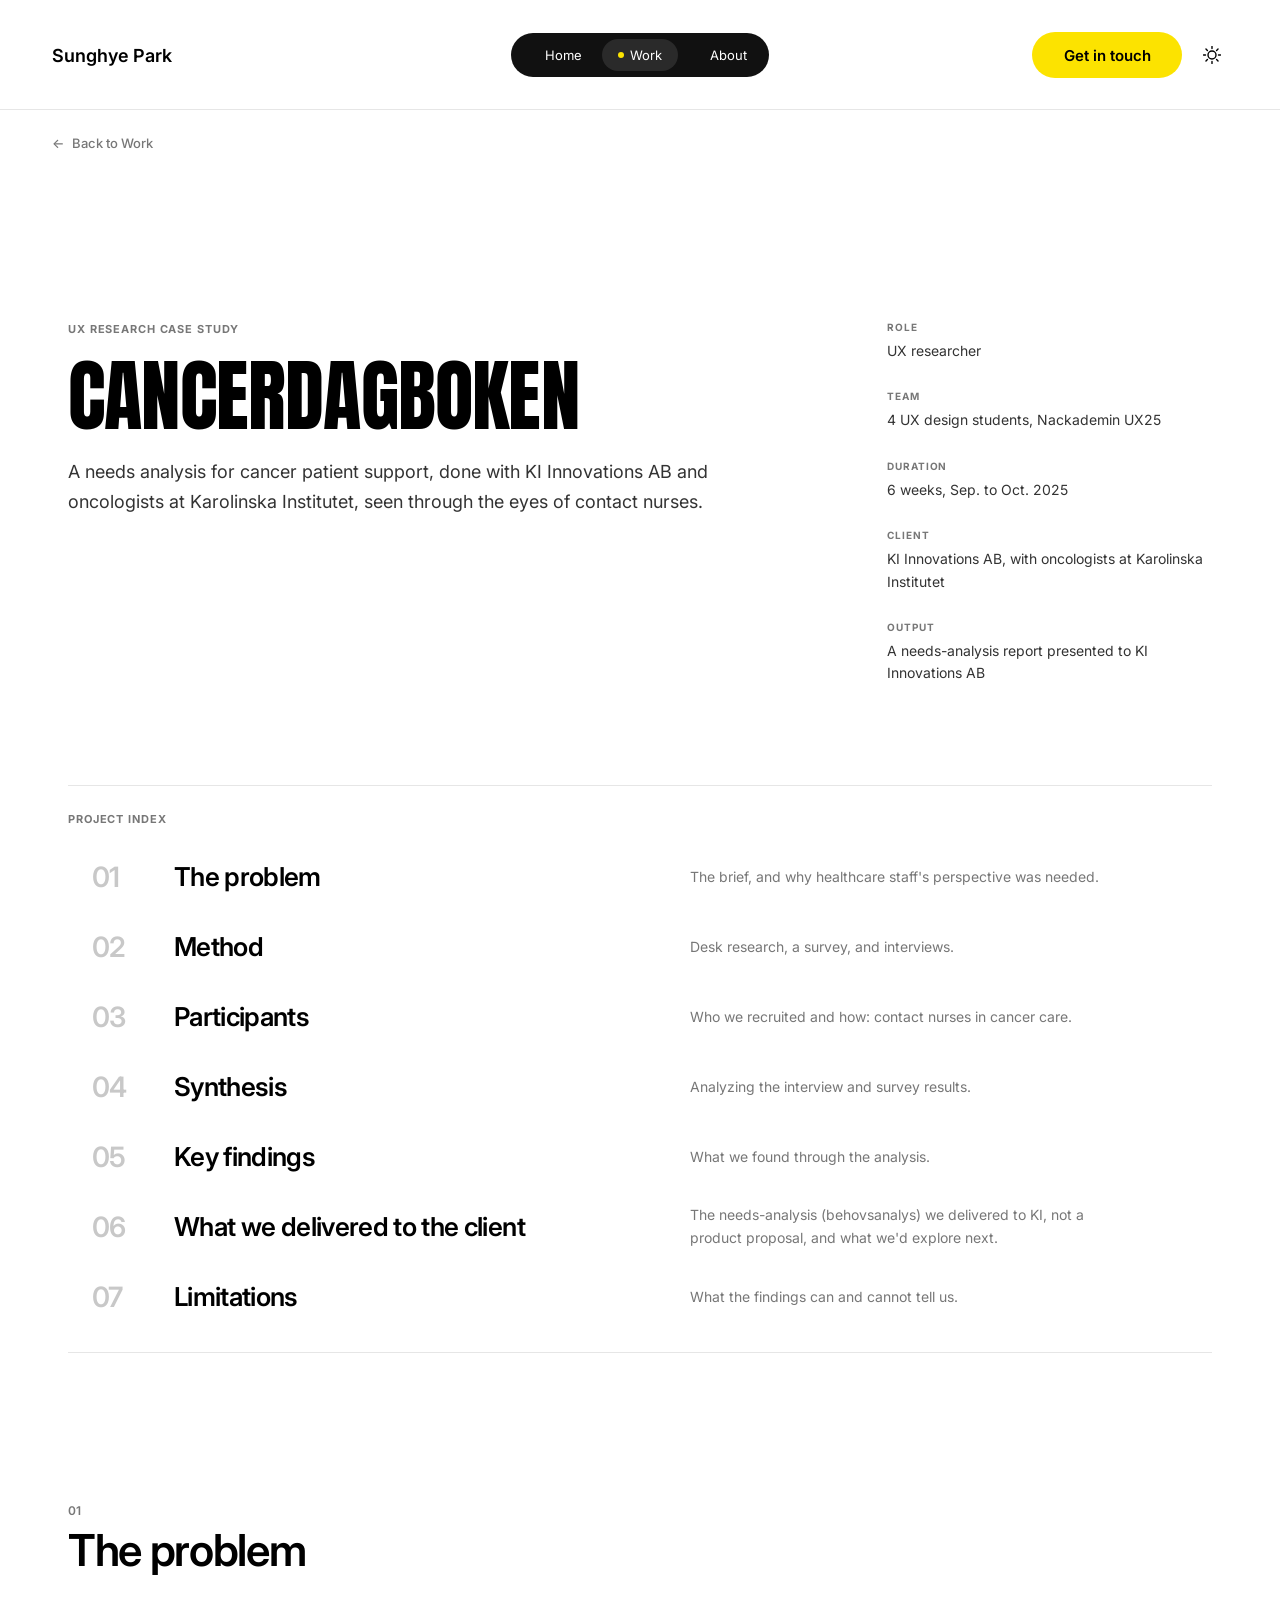
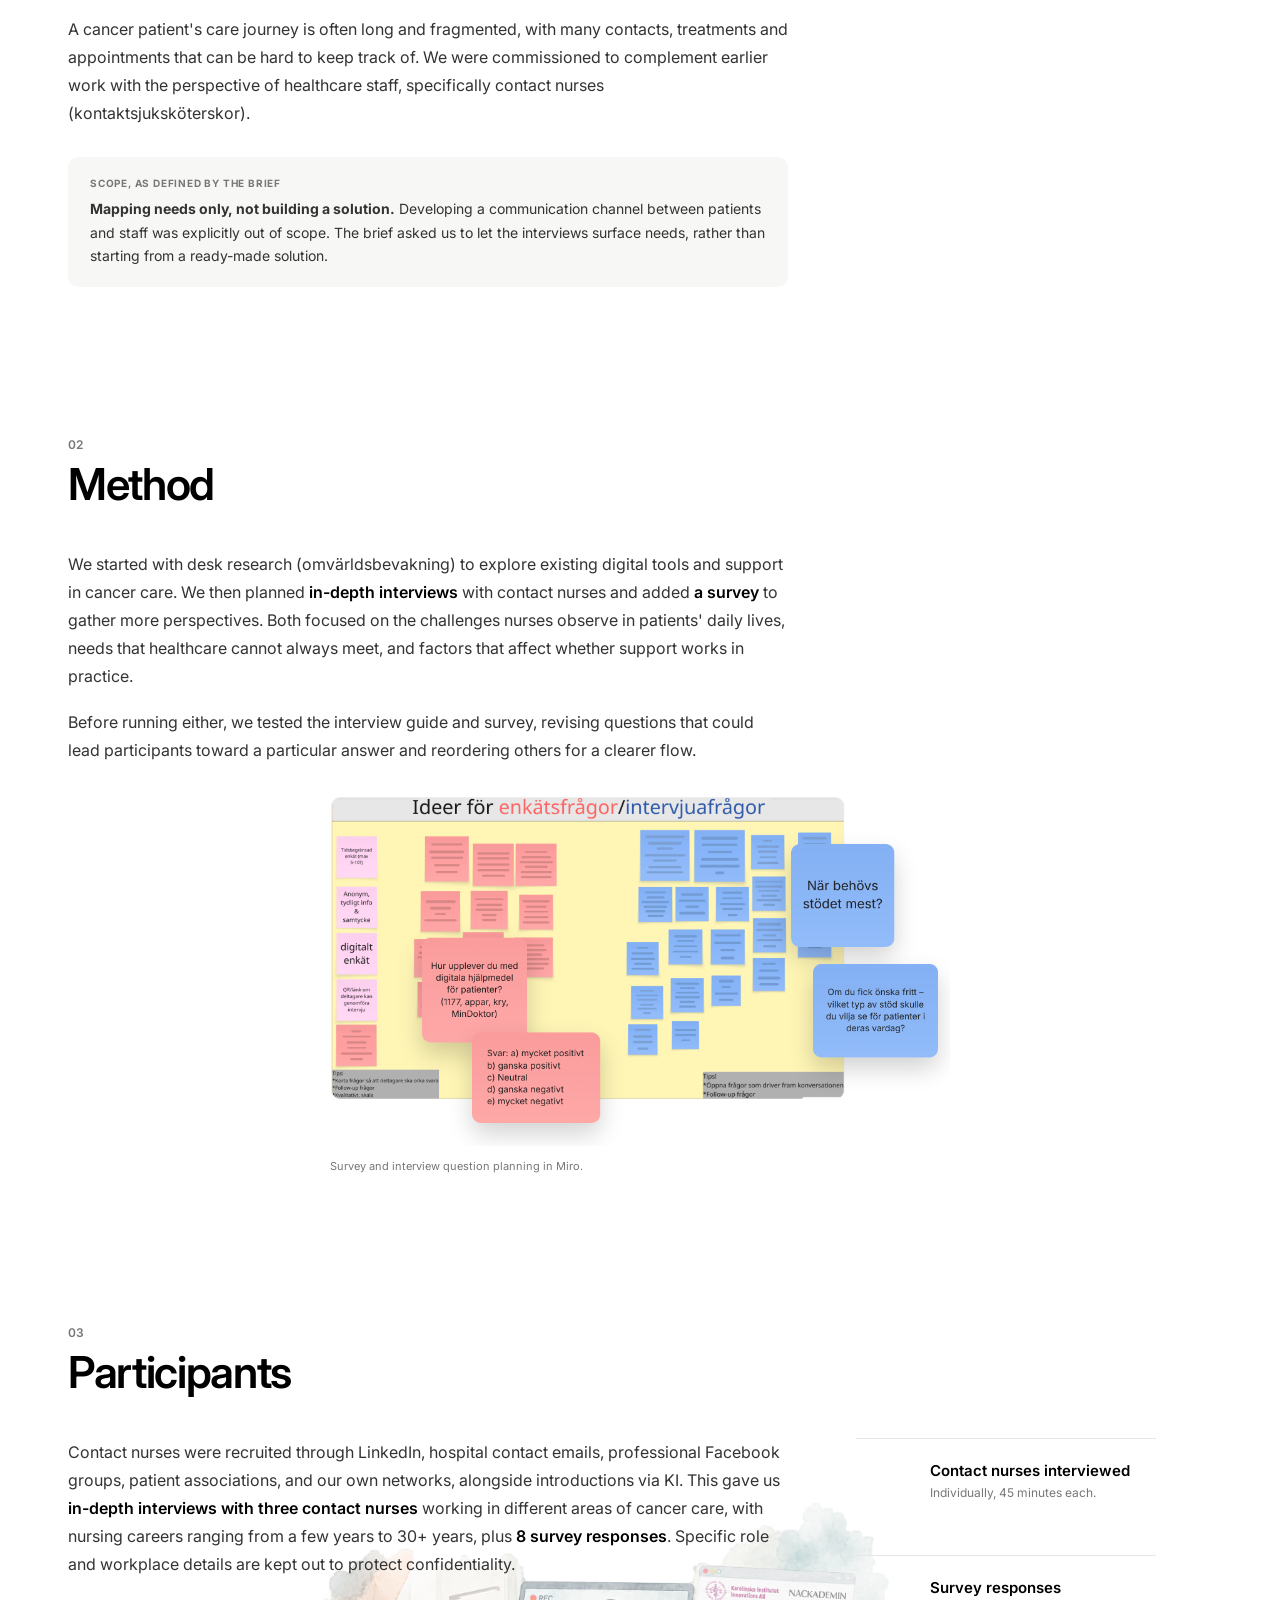
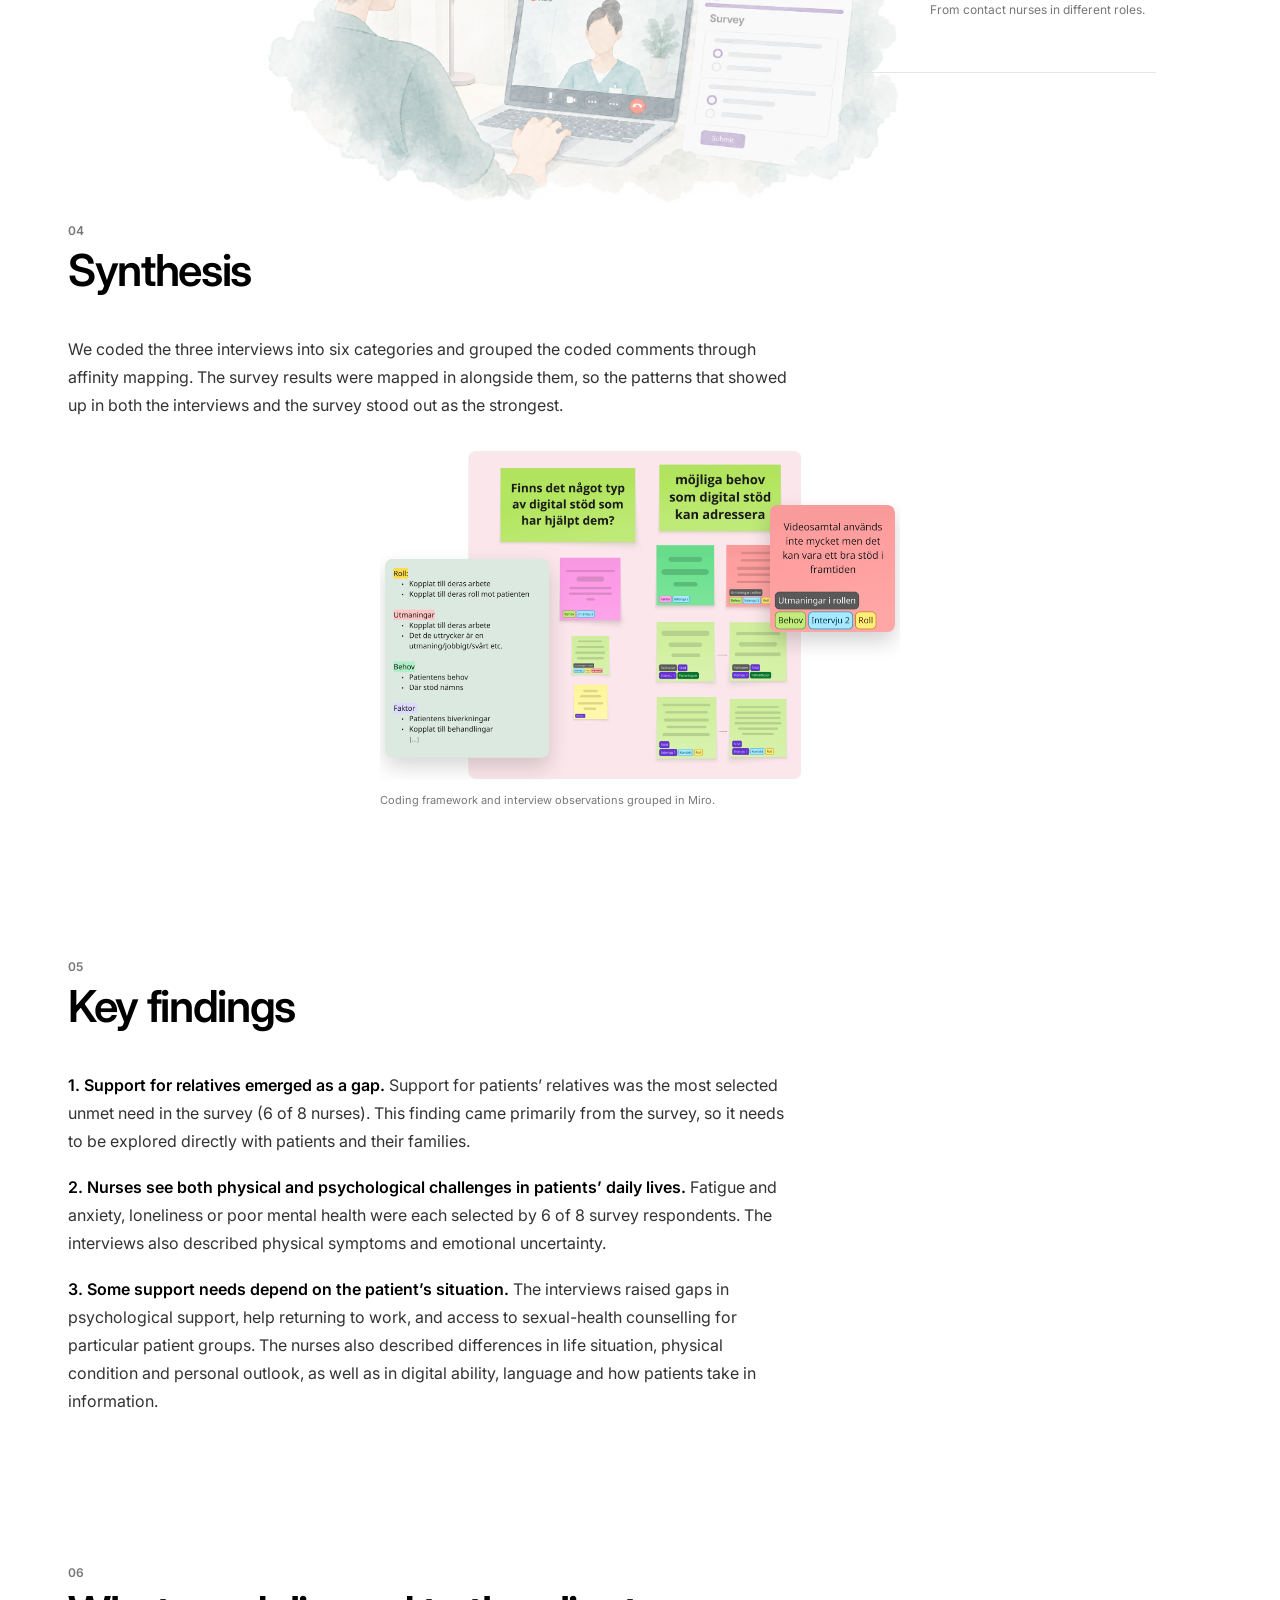
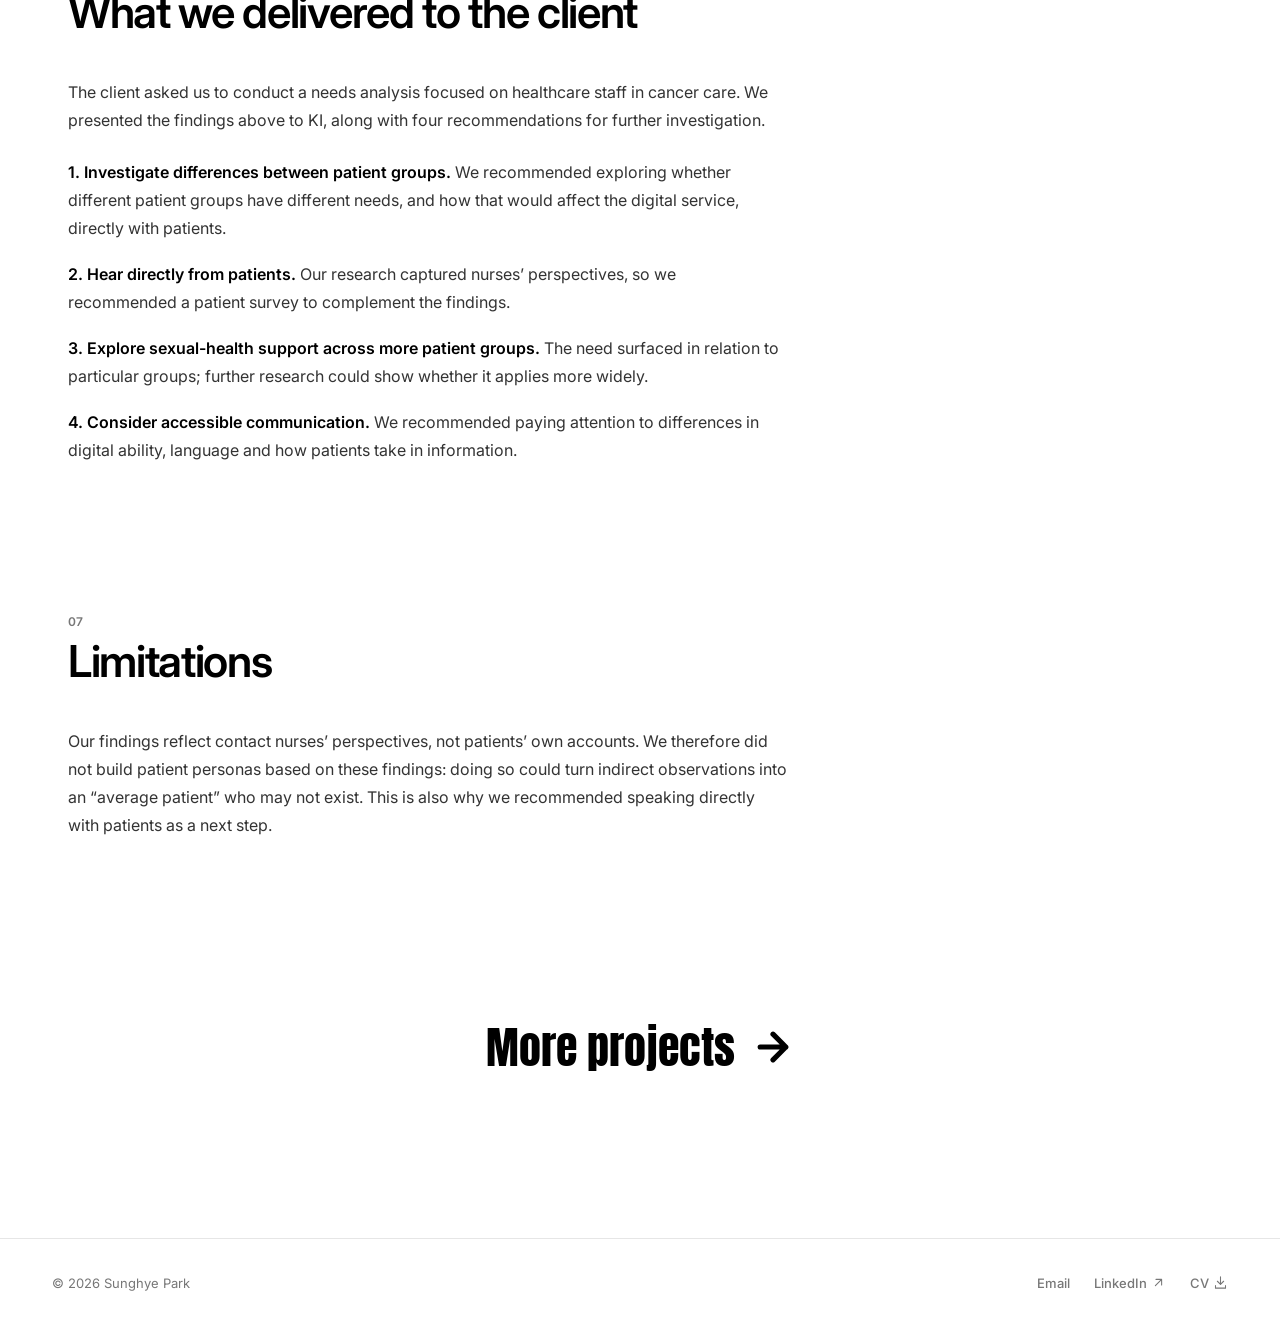
<file: cancerdagboken-case-study.html>
<!doctype html>
<html lang="en">

<head>

<meta charset="utf-8">
<meta name="viewport" content="width=device-width, initial-scale=1">

<title>Cancerdagboken — Sunghye Park</title>

<link rel="preconnect" href="https://fonts.googleapis.com">
<link rel="preconnect" href="https://fonts.gstatic.com" crossorigin>

<link
  href="https://fonts.googleapis.com/css2?family=Anton&family=Inter:wght@400;500;600;700&display=swap"
  rel="stylesheet"
>

<link rel="stylesheet" href="css/global.css">
<style>

  * {
    box-sizing: border-box;
  }

  html {
    margin: 0;
    width: 100%;
    min-height: 100%;
    scroll-behavior: smooth;
  }

  body {
    margin: 0;
    width: 100%;
    min-height: 100%;

    font-family: 'Inter', system-ui, sans-serif;

    --surface: #ffffff;
    --surface-soft: #f7f7f5;
    --ink: #000000;
    --text: #333333;
    --muted: #777777;
    --line: #e6e6e6;

    --yellow: #FCE300;

    background: var(--surface);
    color: var(--ink);

    transition:
      background .25s ease,
      color .25s ease;
  }

  body.dark {
    --surface: #0f0f0f;
    --surface-soft: #171717;
    --ink: #f5f5f5;
    --text: #d0d0d0;
    --muted: #999999;
    --line: #2a2a2a;
  }

  a {
    color: inherit;
  }


  /* =========================================================
     HEADER
  ========================================================= */

  .header {
    position: fixed;
    top: 0;
    left: 0;
    z-index: 1000;

    width: 100%;
    height: 111px;

    display: grid;
    grid-template-columns: 1fr auto 1fr;
    align-items: center;

    padding: 0 52px;

    background: var(--surface);
    border-bottom: 1px solid var(--line);

    transition:
      background .25s ease,
      border-color .25s ease;
  }

  .header-left {
    justify-self: start;

    display: flex;
    align-items: center;
    gap: 10px;
  }

  .brand-name {
    font-size: 18px;
    font-weight: 600;
    color: var(--ink);
      text-decoration: none;
  cursor: pointer;
  }

  .portfolio-label {
    font-size: 11px;
    font-weight: 500;

    letter-spacing: 0.06em;
    color: #a0a0a0;
  }

  .header-nav {
    justify-self: center;

    display: flex;
    align-items: center;
    gap: 4px;

    padding: 6px;

    border-radius: 999px;
    background: #111111;
  }

  .nav-link {
    display: flex;
    align-items: center;

    gap: 6px;
    padding: 8px 16px;

    border-radius: 999px;
    text-decoration: none;
  }

  .nav-link.active {
    background: #2a2a2a;
  }

  .nav-dot {
    width: 6px;
    height: 6px;
    flex: none;

    border-radius: 50%;
    background: #FCE300;

    opacity: 0;
  }

  .nav-link.active .nav-dot {
    opacity: 1;
  }

  .nav-text {
    font-size: 13px;
    color: #ffffff;
  }

  .header-right {
    justify-self: end;

    display: flex;
    align-items: center;

    gap: 14px;
  }

  .contact-btn {
    display: inline-flex;
    align-items: center;
    justify-content: center;

    padding: 11px 22px;

    border-radius: 999px;

    background: #FCE300;
    color: #000000;

    font-size: 15px;
    font-weight: 600;

    text-decoration: none;
  }

  #theme-btn {
    width: 32px;
    height: 32px;

    display: flex;
    align-items: center;
    justify-content: center;

    border-radius: 999px;
    border: none;

    background: transparent;

    cursor: pointer;
    padding: 0;
  }

  .theme-icon-wrap {
    position: relative;
    width: 18px;
    height: 18px;
  }

  #sun,
  #moon {
    position: absolute;
    inset: 0;

    transition: opacity .2s ease;
  }

  #moon {
    opacity: 0;
  }


  /* =========================================================
     MAIN
  ========================================================= */

  .case-main {
    width: 100%;

    padding:
      111px
      68px
      140px;
  }

  .case-container {
    width: 100%;
    max-width: 1180px;
    margin: 0 auto;
  }


  /* =========================================================
     HERO
  ========================================================= */

  .hero {
    display: grid;

    grid-template-columns:
      minmax(0, 1.55fr)
      minmax(280px, .7fr);

    gap: 100px;

    align-items: start;

    padding:
      92px
      0
      100px;
  }

  .hero > div:first-child {
    padding-top: 36px;
  }

  .eyebrow {
    display: inline-block;

    margin-bottom: 24px;

    font-size: 11px;
    font-weight: 700;

    letter-spacing: .08em;
    text-transform: uppercase;

    color: var(--muted);
  }

  .hero-title {
    margin: 0 0 26px;

    font-family: 'Anton', sans-serif;
    font-weight: 400;

    font-size: clamp(56px, 6.2vw, 84px);
    line-height: .9;
    letter-spacing: -.01em;

    color: var(--ink);

    text-transform: uppercase;
  }

  .hero-description {
    max-width: 650px;

    margin: 0;

    font-size: 18px;
    line-height: 1.65;

    color: var(--text);
  }

  .project-meta {
    padding-top: 40px;
  }

  .meta-item {
    margin-bottom: 28px;
  }

  .meta-item:last-child {
    margin-bottom: 0;
  }

  .meta-label {
    margin-bottom: 7px;

    font-size: 10px;
    font-weight: 700;

    letter-spacing: .09em;
    text-transform: uppercase;

    color: var(--muted);
  }

  .meta-value {
    font-size: 14px;
    line-height: 1.6;

    color: var(--text);
  }


  /* =========================================================
     PROJECT INDEX
  ========================================================= */

  .project-index {
    margin-bottom: 150px;

    padding: 26px 0 20px;

    border-top: 1px solid var(--line);
    border-bottom: 1px solid var(--line);
  }

  .index-label {
    margin-bottom: 16px;

    font-size: 11px;
    font-weight: 700;

    letter-spacing: .08em;
    text-transform: uppercase;

    color: var(--muted);
  }

  .index-row {
    display: grid;

    grid-template-columns:
      4px
      62px
      minmax(300px, .95fr)
      1fr;

    column-gap: 20px;

    align-items: center;

    min-height: 70px;

    text-decoration: none;

    transition: background .18s ease;
  }

  .index-row:hover {
    background: var(--surface-soft);
  }

  .index-bar {
    width: 4px;
    height: 28px;

    align-self: center;

    background: transparent;

    transition: background .18s ease;
  }

  .index-row:hover .index-bar {
    background: var(--yellow);
  }

  .index-number {
    font-size: 28px;
    font-weight: 600;

    line-height: 1;
    letter-spacing: -.03em;

    color: #c8c8c8;

    transition: color .18s ease;
  }

  .index-row:hover .index-number {
    color: var(--ink);
  }

  .index-title {
    font-size: 26px;
    font-weight: 600;

    line-height: 1.08;
    letter-spacing: -.025em;

    color: var(--ink);
  }

  .index-desc {
    max-width: 430px;

    font-size: 14px;
    line-height: 1.6;

    color: var(--muted);
  }


  /* =========================================================
     SECTIONS
  ========================================================= */

  .case-section {
    margin-bottom: 150px;
    scroll-margin-top: 155px;
  }

  .section-header {
    margin-bottom: 42px;
  }

  .section-number {
    display: block;

    margin-bottom: 10px;

    font-size: 12px;
    font-weight: 600;

    color: var(--muted);
  }

  .section-title {
    max-width: 820px;

    margin: 0;

    font-size: 44px;
    font-weight: 600;

    line-height: 1.04;
    letter-spacing: -.03em;

    color: var(--ink);
  }

  .text-column {
    width: 100%;
    max-width: 720px;
  }

  .body-text {
    margin: 0;

    font-size: 16px;
    line-height: 1.75;

    color: var(--text);
  }

  .body-text strong {
    font-weight: 600;
    color: var(--ink);
  }

  .body-text + .body-text {
    margin-top: 18px;
  }

  .constraint {
    max-width: 720px;

    margin-top: 30px;

    padding: 20px 22px;

    border-radius: 10px;

    background: var(--surface-soft);
  }

  .constraint-label {
    display: block;

    margin-bottom: 8px;

    font-size: 10px;
    font-weight: 700;

    letter-spacing: .08em;
    text-transform: uppercase;

    color: var(--muted);
  }

  .constraint-text {
    margin: 0;

    font-size: 14px;
    line-height: 1.65;

    color: var(--text);
  }

  .wide-visual {
    width: 100%;

    margin-top: 48px;

    overflow: hidden;

    border-radius: 14px;

    border: 1px solid var(--line);
    background: var(--surface-soft);

    min-height: 320px;

    display: flex;
    align-items: center;
    justify-content: center;
  }

  .wide-visual img {
    display: block;

    width: 100%;
    height: auto;
  }

  .visual-placeholder {
    padding: 40px;

    font-size: 12px;
    line-height: 1.6;
    text-align: center;

    color: var(--muted);
  }

  .visual-caption {
    margin: 12px 0 0;

    font-size: 11px;
    line-height: 1.5;

    color: var(--muted);
  }


  /* ZOOM FIGURE (click or tap to enlarge) */

  .zoom-figure {
    margin: 48px 0 0;
  }

  .zoom-figure + .zoom-figure {
    margin-top: 40px;
  }

  .zoom-card {
    position: relative;

    display: block;
    width: 100%;
    padding: 0;

    overflow: hidden;

    border: 1px solid var(--line);
    border-radius: 14px;
    background: var(--surface-soft);

    -webkit-appearance: none;
    appearance: none;

    font: inherit;
    color: inherit;
    text-align: left;

    cursor: zoom-in;
  }

  .zoom-card img {
    display: block;

    width: 100%;
    aspect-ratio: 16 / 10;
    height: auto;

    object-fit: cover;
    background: var(--surface-soft);
  }

  /* trims the white margin that Miro adds around an exported board.
     Raise 1.12 to crop in more; change the 80% to move the focus point. */

  .zoom-card img.crop-in {
    transform: scale(1.12);
    transform-origin: 50% 80%;
  }

  .zoom-card:hover img.crop-in,
  .zoom-card:focus-visible img.crop-in {
    transform: scale(1.16);
  }

  .zoom-card img.fit-top {
    object-fit: cover;
    object-position: top center;
  }

  .zoom-card:focus-visible {
    outline: 2px solid var(--ink);
    outline-offset: 3px;
  }

  .zoom-card {
    transition:
      transform .28s cubic-bezier(.22, 1, .36, 1),
      box-shadow .28s ease,
      border-color .2s ease;
  }

  .zoom-card img {
    transition: transform .5s cubic-bezier(.22, 1, .36, 1);
  }

  /* magnifier badge: tells people the image is clickable */

  .zoom-card::after {
    content: "";

    position: absolute;
    right: 14px;
    bottom: 14px;

    width: 36px;
    height: 36px;

    border-radius: 50%;
    background:
      var(--surface)
      url("data:image/svg+xml,%3Csvg xmlns='http://www.w3.org/2000/svg' width='18' height='18' viewBox='0 0 24 24' fill='none' stroke='%23111' stroke-width='2' stroke-linecap='round' stroke-linejoin='round'%3E%3Ccircle cx='11' cy='11' r='7'/%3E%3Cpath d='M20 20l-3.5-3.5M11 8v6M8 11h6'/%3E%3C/svg%3E")
      center / 18px 18px no-repeat;

    box-shadow: 0 4px 14px rgba(0, 0, 0, .18);

    opacity: 0;
    transform: scale(.85);

    transition:
      opacity .22s ease,
      transform .28s cubic-bezier(.22, 1, .36, 1);

    pointer-events: none;
  }

  .zoom-card:hover,
  .zoom-card:focus-visible {
    transform: translateY(-4px);

    box-shadow: 0 14px 34px rgba(0, 0, 0, .14);
  }

  .zoom-card:hover img,
  .zoom-card:focus-visible img {
    transform: scale(1.035);
  }

  .zoom-card:hover::after,
  .zoom-card:focus-visible::after {
    opacity: 1;
    transform: scale(1);
  }

  /* touch screens have no hover, so keep the badge visible */

  @media (hover: none) {
    .zoom-card::after {
      opacity: .9;
      transform: scale(1);
    }
  }

  @media (prefers-reduced-motion: reduce) {
    .zoom-card,
    .zoom-card img,
    .zoom-card::after {
      transition: none;
    }

    .zoom-card:hover,
    .zoom-card:focus-visible,
    .zoom-card:hover img {
      transform: none;
    }
  }


  /* LIGHTBOX */

  .lightbox {
    position: fixed;
    inset: 0;
    z-index: 2000;

    display: none;
    flex-direction: column;

    background: #0a0a0a;

    overscroll-behavior: contain;
    touch-action: none;
  }

  .lightbox.open {
    display: flex;
  }

  .lightbox-bar {
    flex: 0 0 auto;

    display: flex;
    align-items: center;
    justify-content: space-between;
    gap: 14px;

    padding: 14px 20px;
  }

  .lightbox-title {
    min-width: 0;

    overflow: hidden;
    white-space: nowrap;
    text-overflow: ellipsis;

    font-size: 13px;
    color: #d0d0d0;
  }

  .lightbox-actions {
    flex: none;

    display: flex;
    gap: 8px;
  }

  .lightbox-btn {
    padding: 8px 16px;

    border: 1px solid rgba(255, 255, 255, 0.3);
    border-radius: 999px;
    background: transparent;

    font-family: 'Inter', sans-serif;
    font-size: 13px;
    color: #ffffff;

    cursor: pointer;
  }

  .lightbox-btn:hover {
    background: rgba(255, 255, 255, 0.12);
  }

  .lightbox-btn:focus-visible,
  .lightbox-stage:focus-visible {
    outline: 2px solid #FCE300;
    outline-offset: 2px;
  }

  .lightbox-btn[hidden] {
    display: none;
  }

  .lightbox-stage {
    flex: 1 1 auto;
    min-height: 0;

    display: flex;

    padding: 0 20px 20px;

    overflow: auto;
    overscroll-behavior: contain;
    touch-action: pan-x pan-y pinch-zoom;
  }

  .lightbox-img {
    display: block;
    margin: auto;

    max-width: 100%;
    max-height: 100%;
    width: auto;
    height: auto;

    border-radius: 6px;

    cursor: zoom-in;
  }

  .lightbox.no-zoom .lightbox-img {
    cursor: default;
  }

  .lightbox.actual .lightbox-img {
    max-width: none;
    max-height: none;

    cursor: grab;
  }

  .lightbox-stage.panning .lightbox-img {
    cursor: grabbing;
  }


  /* PARTICIPANTS */

  .participants-layout {
    display: flex;
    align-items: flex-start;
    gap: 68px;
  }

  .participants-layout .text-column {
    flex: 1;
  }

  .participant-stats {
    flex: 0 0 300px;
  }

  .participant-stat {
    display: grid;
    grid-template-columns: 58px minmax(0, 1fr);
    gap: 16px;
    padding: 20px 0;
    border-top: 1px solid var(--line);
  }

  .participant-stat:last-child {
    border-bottom: 1px solid var(--line);
  }

  .participant-number {
    font-family: 'Anton', sans-serif;
    font-size: 56px;
    line-height: 1;
    color: var(--ink);
  }

  .participant-label {
    margin: 2px 0 5px;
    font-size: 15px;
    font-weight: 600;
    color: var(--ink);
  }

  .participant-desc {
    margin: 0 0 12px;
    font-size: 12px;
    color: var(--muted);
  }

  .participant-icons {
    display: flex;
    flex-wrap: wrap;
    gap: 10px;
  }

  .participant-person {
    position: relative;
    display: inline-block;
    width: 16px;
    height: 23px;
    color: var(--muted);
  }

  /* Head */
  .participant-person::before {
    content: "";
    position: absolute;
    top: 1px;
    left: 5px;
    width: 6px;
    height: 6px;
    border: 1.4px solid currentColor;
    border-radius: 50%;
  }

  /* Shoulders */
  .participant-person::after {
    content: "";
    position: absolute;
    top: 10px;
    left: 2px;
    width: 12px;
    height: 10px;
    border: 1.4px solid currentColor;
    border-bottom: 0;
    border-radius: 9px 9px 0 0;
  }

  /* Hide elements only when JavaScript is running */
  .participant-stats.js-participants .participant-number,
  .participant-stats.js-participants .participant-person {
    opacity: 0;
    transform: translateY(9px);
    transition: opacity 230ms ease-out, transform 230ms ease-out;
  }

  .participant-stats.js-participants .is-visible {
    opacity: 1;
    transform: translateY(0);
  }

  @media (max-width: 900px) {
    .participants-layout {
      flex-direction: column;
      gap: 24px;
    }

    .participant-stats {
      flex: none;
      width: 100%;
      max-width: 360px;
    }
  }

  @media (prefers-reduced-motion: reduce) {
    .participant-stats.js-participants .participant-number,
    .participant-stats.js-participants .participant-person {
      opacity: 1;
      transform: none;
      transition: none;
    }
  }


  /* TAG / CHIP ROW (synthesis coding categories) */

  .tag-row {
    display: flex;
    flex-wrap: wrap;
    gap: 10px;

    margin-top: 24px;
  }

  .tag {
    padding: 8px 16px;

    border: 1px solid var(--line);
    border-radius: 999px;

    font-size: 12px;
    color: var(--text);

    background: var(--surface);
  }

  .tag.tag-highlight {
    border: none;
    background: var(--yellow);
    color: #000000;
  }


  /* PULL STATS (Key Findings — additional survey evidence) */

  .pull-stats {
    display: grid;
    grid-template-columns: repeat(3, 1fr);
    gap: 24px;

    margin-top: 24px;
  }

  .pull-stats.single {
    grid-template-columns: 1fr;
    max-width: 480px;
  }

  .pull-stat {
    padding: 24px;
    border: 1px solid var(--line);
  }

  .pull-stat.highlight {
    border-top: 4px solid var(--yellow);
  }

  .pull-stat-number {
    font-family: 'Anton', sans-serif;
    font-size: 40px;
    line-height: .9;

    color: var(--ink);
  }

  .pull-stat-desc {
    margin-top: 10px;

    font-size: 13px;
    line-height: 1.5;

    color: var(--text);
  }

  @media (max-width: 900px) {
    .pull-stats {
      grid-template-columns: 1fr;
    }
  }


  /* SURVEY BAR CHARTS (Key Findings) */

  .chart-block {
    margin-top: 40px;

    padding: 32px;

    border: 1px solid var(--line);
  }

  .chart-block + .chart-block {
    margin-top: 24px;
  }

  .chart-title {
    font-size: 16px;
    font-weight: 600;

    color: var(--ink);
  }

  .chart-sub {
    margin-top: 4px;
    margin-bottom: 24px;

    font-size: 12px;
    color: var(--muted);
  }

  .bar-row {
    display: grid;
    grid-template-columns: 240px 1fr 76px;

    align-items: center;
    gap: 14px;

    padding: 8px 0;
  }

  .bar-label {
    font-size: 13px;
    line-height: 1.4;

    color: var(--text);
  }

  .bar-track {
    height: 10px;

    background: var(--surface-soft);
  }

  .bar-fill {
    height: 100%;

    background: var(--ink);
  }

  .bar-fill.highlight {
    background: var(--yellow);
  }

  .bar-value {
    font-size: 12px;

    color: var(--muted);
    text-align: right;

    font-variant-numeric: tabular-nums;
  }

  @media (max-width: 900px) {
    .bar-row {
      grid-template-columns: 1fr;
      gap: 6px;
    }

    .bar-value {
      text-align: left;
    }
  }


  .synthesis-visuals {
    display: grid;
    grid-template-columns: repeat(2, minmax(0, 1fr));
    gap: 24px;
    align-items: start;

    margin-top: 48px;
  }

  .synthesis-visuals .zoom-figure {
    margin: 0;
  }

  @media (max-width: 700px) {
    .synthesis-visuals {
      grid-template-columns: 1fr;
    }
  }

  .survey-figure {
    max-width: 720px;
  }

  /* BOARD ZOOM (magnify lens on hover) */

  .board-zoom {
    position: relative;
    width: 100%;

    margin-top: 48px;

    border: 1px solid var(--line);
    overflow: hidden;

    cursor: crosshair;
  }

  .board-zoom-img {
    display: block;

    width: 100%;
    height: auto;
  }

  .board-zoom-lens {
    position: absolute;

    width: 220px;
    height: 220px;

    border-radius: 50%;
    border: 2px solid var(--ink);

    background-repeat: no-repeat;

    box-shadow: 0 8px 24px rgba(0, 0, 0, .25);

    pointer-events: none;
    opacity: 0;

    transition: opacity .15s ease;
  }

  .board-zoom.active .board-zoom-lens {
    opacity: 1;
  }

  .board-zoom-hint {
    position: absolute;
    right: 16px;
    bottom: 16px;

    padding: 6px 14px;

    border: 1px solid var(--line);
    border-radius: 999px;
    background: var(--surface);

    font-size: 11px;
    color: var(--muted);

    pointer-events: none;

    transition: opacity .2s ease;
  }

  .board-zoom.active .board-zoom-hint {
    opacity: 0;
  }

  @media (max-width: 900px) {
    .board-zoom-lens,
    .board-zoom-hint {
      display: none;
    }
  }


  /* USE-CASE STYLE NUMBERED LIST (recommendations) */

  .use-case {
    display: grid;

    grid-template-columns:
      32px
      1fr;

    gap: 14px;

    padding: 10px 0;
  }

  .text-column + .text-column {
    margin-top: 24px;
  }

  .use-case-num {
    font-size: 11px;
    font-weight: 500;
    line-height: 2.9;

    color: var(--muted);
  }

  .use-case-copy {
    font-size: 16px;
    line-height: 1.75;

    color: var(--text);
  }

  .use-case-copy strong {
    font-weight: 600;
    color: var(--ink);
  }


  /* QUOTE (reflection) */

  .reflection-quote {
    max-width: 720px;

    margin-top: 8px;

    font-size: 20px;
    line-height: 1.6;

    color: var(--ink);
  }


  /* =========================================================
     FLOATING MENU
  ========================================================= */

  .floating-menu {
    position: fixed;

    left: 16px;
    top: 50%;

    z-index: 900;

    display: flex;
    flex-direction: column;

    gap: 13px;

    transform: translateY(-50%);

    opacity: 0;
    visibility: hidden;
    pointer-events: none;

    transition:
      opacity .25s ease,
      visibility .25s ease;
  }

  .floating-menu.visible {
    opacity: 1;
    visibility: visible;
    pointer-events: auto;
  }

  .floating-item {
    position: relative;

    height: 22px;

    display: flex;
    align-items: center;

    text-decoration: none;

    cursor: pointer;
  }

  .floating-bar {
    display: block;

    width: 24px;
    height: 2px;

    flex: none;

    background: #bdbdbd;

    transform-origin: left center;

    transition:
      width .35s cubic-bezier(.22, 1, .36, 1),
      height .25s ease,
      background .25s ease;
  }

  .floating-item.active .floating-bar {
    width: 38px;
    height: 3px;

    background: var(--ink);
  }

  .floating-item:hover .floating-bar {
    width: 48px;
    height: 3px;

    background: var(--ink);
  }

  .floating-label {
    position: absolute;

    left: 58px;
    top: 50%;

    transform:
      translateY(-50%)
      translateX(-7px);

    width: max-content;

    padding: 5px 7px;

    border-radius: 4px;

    background: var(--surface);

    font-size: 11px;
    font-weight: 600;

    line-height: 1.25;
    white-space: nowrap;

    color: var(--ink);

    opacity: 0;
    pointer-events: none;

    transition:
      opacity .2s ease,
      transform .3s cubic-bezier(.22, 1, .36, 1),
      background .25s ease;
  }

  .floating-item:hover .floating-label {
    opacity: 1;

    transform:
      translateY(-50%)
      translateX(0);
  }


  /* BACK LINK (top and bottom of the case study) */

  .back-link {
    display: inline-flex;
    align-items: center;
    gap: 8px;

    font-size: 13px;
    font-weight: 500;
    text-decoration: none;

    color: var(--muted);

    transition: color .18s ease;
  }

  .back-link:hover,
  .back-link:focus-visible {
    color: var(--ink);
  }

  .back-link-arrow {
    display: inline-block;
    transition: transform .18s ease;
  }

  .back-link:hover .back-link-arrow {
    transform: translateX(-3px);
  }

  .back-link-top {
    position: absolute;
    top: 135px;
    left: 52px;

    display: inline-flex;
    margin: 0;
  }

  .back-link-bottom {
    display: flex;
  }

  @media (max-width: 700px) {
    .back-link-top {
      left: 32px;
    }
  }


  /* =========================================================
     FOOTER
  ========================================================= */

  .site-footer {
    width: 100%;

    padding: 0 52px;

    background: var(--surface);
    border-top: 1px solid var(--line);

    transition:
      background .25s ease,
      border-color .25s ease;
  }

  .site-footer-inner {
    min-height: 88px;

    display: flex;
    align-items: center;
    justify-content: space-between;
    gap: 20px;
  }

  .footer-left {
    display: flex;
    align-items: center;
    gap: 10px;

    font-size: 13px;
    color: var(--ink);
  }

  .footer-left .portfolio-label {
    color: #a0a0a0;
  }

  .footer-links {
    display: flex;
    align-items: center;
    gap: 24px;
  }

  .footer-link {
    font-size: 13px;
    font-weight: 500;
    text-decoration: none;

    color: var(--muted);

    transition: color .18s ease;
  }

  .footer-link:hover,
  .footer-link:focus-visible {
    color: var(--ink);
  }

  @media (max-width: 900px) {
    .site-footer {
      padding: 0 28px;
    }

    .site-footer-inner {
      flex-direction: column;
      align-items: flex-start;

      padding: 24px 0;
    }
  }


  /* =========================================================
     RESPONSIVE
  ========================================================= */

  @media (max-width: 1320px) {
    .floating-menu {
      display: none;
    }
  }

  @media (max-width: 900px) {
    .header {
      padding: 0 28px;
    }

    .case-main {
      padding:
        110px
        32px
        100px;
    }

    .hero {
      grid-template-columns: 1fr;

      gap: 46px;

      padding:
        72px
        0
        80px;
    }

    .project-meta {
      padding-top: 0;

      display: grid;

      grid-template-columns:
        repeat(2, 1fr);

      gap: 28px;
    }

    .meta-item {
      margin: 0;
    }

    .index-row {
      grid-template-columns:
        4px
        52px
        minmax(230px, 1fr)
        1fr;

      gap: 15px;
    }

    .index-number,
    .index-title {
      font-size: 22px;
    }

    .index-bar {
      height: 24px;
    }
  }

/* MOBILE RESPONSIVE FIX */

@media (max-width: 700px) {
  .case-main {
    padding: 88px 22px 80px;
  }

  .hero {
    grid-template-columns: 1fr;
    gap: 32px;
    padding: 58px 0 68px;
  }

  .hero > div:first-child {
    padding-top: 0;
  }

  .hero-title {
    font-size: clamp(32px, 8.8vw, 56px);
    overflow-wrap: anywhere;
  }

  .hero-description {
    font-size: 17px;
  }

  .project-meta {
    grid-template-columns: 1fr;
  }

  .project-index,
  .case-section {
    margin-bottom: 100px;
  }

 .index-row {
  grid-template-columns: 4px 42px minmax(0, 1fr);
  column-gap: 12px;
  row-gap: 6px;
  padding: 16px 0;
}

.index-number,
.index-title {
  font-size: 20px;
}

.index-number {
  grid-column: 2;
  grid-row: 1 / 3;
  align-self: start;
}

.index-title {
  grid-column: 3;
  grid-row: 1;
}

.index-desc {
  display: none;
}

  .section-title {
    font-size: 34px;
  }

  .case-container,
  .text-column {
    min-width: 0;
  }
}
  /* Reading progress — replaces the floating section navigation */
  .floating-menu { display: none !important; }
  .reading-progress {
    position: fixed; top: 0; left: 0; right: 0; height: 3px;
    z-index: 10000; pointer-events: none;
    background: transparent;
  }
  .reading-progress__fill {
    width: 100%; height: 100%; background: #FCE300;
    transform: scaleX(0); transform-origin: left center;
    will-change: transform;
  }


    /* Consistent footer link icons and hover underline */
    .footer-links .footer-link { display: inline-flex; align-items: center; gap: 4px; width: max-content; text-decoration: none; text-underline-offset: 5px; }
    .footer-links .footer-link:hover, .footer-links .footer-link:focus-visible { color: var(--ink); text-decoration: underline; text-decoration-thickness: 1px; }
    .footer-links .footer-link svg { width: 15px; height: 15px; flex-shrink: 0; }
    @media (max-width: 480px) { .footer-links { flex-wrap: wrap; row-gap: 12px; } }

  
/* Bottom CTA — centered, with restrained spacing */
.case-bottom-navigation {
  padding: 32px 0 24px;
  display: flex;
  justify-content: center;
}
.more-work-link {
  display: inline-flex;
  align-items: center;
  gap: 16px;
  color: var(--ink);
  font-family: 'Anton', sans-serif;
  font-size: clamp(30px, 4vw, 44px);
  font-weight: 400;
  line-height: 1.2;
  text-decoration: none;
}
.more-work-link svg {
  width: 1em;
  height: 1em;
  flex-shrink: 0;
  transition: transform .2s ease;
}
.more-work-link:hover svg {
  transform: translateX(4px);
}
.more-work-link:focus-visible { outline: 2px solid currentColor; outline-offset: 6px; }
@media (prefers-reduced-motion: reduce) {
  .more-work-link svg { transition: none; }
}



/* Keep copyright consistent with footer links */
.site-footer .footer-left, .site-footer .footer-left span { color: var(--muted) !important; }
/* Participants: watercolor illustration */

#s-participants .participants-layout {
  position: relative;
  isolation: isolate;
}

#s-participants .text-column {
  position: relative;
  align-self: stretch;
  isolation: isolate;
}

#s-participants .text-column::before {
  content: "";
  position: absolute;

  top: 65px;
  right: -120px;
  bottom: auto;

  width: min(100%, 650px);
  height: 300px;

  background:
    url("assets/interview-survey.png")
    center / 100% auto
    no-repeat;

  opacity: 0.5;
  pointer-events: none;
  z-index: -1;
}

#s-participants .participant-stats {
  position: relative;
  z-index: 1;
}

body.dark #s-participants .text-column::before {
  opacity: 0.35;
}

@media (max-width: 900px) {
  #s-participants .text-column::before {
    top: 0;
    right: 0;
    width: 100%;
    height: 100%;
    background-position: right bottom;
    opacity: 0.25;
  }

  body.dark #s-participants .text-column::before {
    opacity: 0.2;
  }
}
/* Synthesis single image */
#s-synthesis .synthesis-single {
  max-width: 720px;
  margin: 48px auto 0;
}

#s-synthesis .synthesis-single .zoom-card img {
  width: 100%;
  height: auto;
  aspect-ratio: auto;
  object-fit: contain;
}
/* 합성 이미지 바깥의 카드 장식 제거 */
#s-synthesis .synthesis-single .zoom-card {
  border: 0;
  border-radius: 0;
  background: transparent;
  overflow: visible;
  box-shadow: none;
}

#s-synthesis .synthesis-single .zoom-card img {
  background: transparent;
}

#s-synthesis .synthesis-single .zoom-card:hover,
#s-synthesis .synthesis-single .zoom-card:focus-visible {
  box-shadow: none;
  transform: none;
}

#s-synthesis .synthesis-single .zoom-card:hover img,
#s-synthesis .synthesis-single .zoom-card:focus-visible img {
  transform: none;
}
/* Compact synthesis visual */
#s-synthesis .synthesis-single {
  width: 100%;
  max-width: 520px;
  margin: 32px auto 0;
}

/* 이미지 바깥 카드 장식 제거 */
#s-synthesis .synthesis-single .zoom-card {
  border: 0;
  border-radius: 0;
  background: transparent;
  box-shadow: none;
  overflow: hidden;
}

#s-synthesis .synthesis-single .zoom-card img {
  display: block;
  width: 100%;
  height: auto;
  aspect-ratio: auto;
  background: transparent;
  transition: transform 0.25s ease;
}

/* 그림자 없이 살짝 확대되는 호버 */
#s-synthesis .synthesis-single .zoom-card:hover,
#s-synthesis .synthesis-single .zoom-card:focus-visible {
  transform: none;
  box-shadow: none;
}

#s-synthesis .synthesis-single .zoom-card:hover img,
#s-synthesis .synthesis-single .zoom-card:focus-visible img {
  transform: scale(1.025);
}

@media (prefers-reduced-motion: reduce) {
  #s-synthesis .synthesis-single .zoom-card img {
    transition: none;
    transform: none;
  }
}
/* Method: combined image */
.method-single {
  width: 100%;
  max-width: 620px;
  margin: 32px auto 0;
}

.method-single .zoom-card {
  border: 0;
  border-radius: 0;
  background: transparent;
  box-shadow: none;
}

.method-single .zoom-card img {
  width: 100%;
  height: auto;
  aspect-ratio: auto;
  background: transparent;
}

.method-single .zoom-card:hover,
.method-single .zoom-card:focus-visible {
  box-shadow: none;
}
@media (max-width: 700px) {
  .header {
    display: flex;
    justify-content: space-between;
    gap: 12px;
    padding: 0 16px;
  }

  .brand {
    flex-shrink: 0;
  }

  .brand-name {
    font-size: 14px;
    white-space: nowrap;
  }

  .header-nav {
    display: flex;
    align-items: center;
    gap: 0;
    padding: 4px;
  }

  .nav-link {
    padding: 7px 9px;
  }

  .nav-text {
    font-size: 11px;
  }

  .header-actions {
    display: none;
  }
}

/* Unified case-study header — matches approved Strax navigation */
.cancerdagboken-page .header {
  display: grid;
  grid-template-columns: minmax(0,1fr) auto minmax(0,1fr);
  align-items: center;
}
.cancerdagboken-page .header-left { justify-self: start; min-width: 0; }
.cancerdagboken-page .header-right {
  justify-self: end;
  min-width: 0;
  display: flex;
  align-items: center;
  gap: 14px;
}
.cancerdagboken-page .header-nav {
  display: flex !important;
  visibility: visible !important;
  opacity: 1 !important;
  justify-self: center;
  position: static;
  left: auto;
  transform: none;
  margin: 0;
}
@media (min-width: 701px) {
  .cancerdagboken-page .header-right .contact-btn.contact-interactive {
    display: grid !important;
    grid-template-columns: 1fr;
    align-items: center;
    justify-items: center;
    width: 160px;
    min-width: 160px;
    height: 46px;
    padding: 0 18px;
    position: relative;
    overflow: hidden;
    text-align: center;
    line-height: 1;
    flex: none;
    white-space: nowrap;
  }
  .cancerdagboken-page .contact-interactive .contact-default,
  .cancerdagboken-page .contact-interactive .contact-hover {
    grid-area: 1 / 1;
    display: inline-flex;
    align-items: center;
    justify-content: center;
    gap: 8px;
    white-space: nowrap;
    width: 100%;
    transition: opacity .2s ease;
  }
  .cancerdagboken-page .contact-interactive .contact-default { opacity: 1; }
  .cancerdagboken-page .contact-interactive .contact-hover { opacity: 0; }
  .cancerdagboken-page .contact-interactive:hover .contact-default,
  .cancerdagboken-page .contact-interactive:focus-visible .contact-default { opacity: 0; }
  .cancerdagboken-page .contact-interactive:hover .contact-hover,
  .cancerdagboken-page .contact-interactive:focus-visible .contact-hover { opacity: 1; }
}
@media (max-width: 700px) {
  .cancerdagboken-page .header {
    height: 88px;
    display: grid;
    grid-template-columns: minmax(0,1fr) auto minmax(0,1fr);
    grid-template-rows: 1fr;
    align-items: center;
    gap: 6px;
    padding: 0 12px;
  }
  .cancerdagboken-page .header-left {
    display: flex;
    grid-column: 1;
    grid-row: 1;
    justify-self: start;
    min-width: 0;
  }
  .cancerdagboken-page .brand-name { font-size: 13px; white-space: nowrap; }
  .cancerdagboken-page .header-nav {
    grid-column: 2;
    grid-row: 1;
    position: relative;
    left: -40px;
    justify-self: center;
    align-items: center;
    gap: 0;
    padding: 3px;
    white-space: nowrap;
  }
  .cancerdagboken-page .header-nav .nav-link { padding: 7px 6px; }
  .cancerdagboken-page .header-nav .nav-text { font-size: 11px; }
  .cancerdagboken-page .header-right {
    display: flex !important;
    grid-column: 3;
    grid-row: 1;
    justify-self: end;
    gap: 0;
  }
  .cancerdagboken-page .contact-btn { display: none !important; }
  .cancerdagboken-page #theme-btn { display: flex !important; flex: 0 0 32px; }
}
@media (max-width: 430px) {
  .cancerdagboken-page .header { column-gap: 4px; padding: 0 12px; }
  .cancerdagboken-page .brand-name { font-size: 12px; }
  .cancerdagboken-page .header-nav .nav-link { padding: 7px 6px; gap: 4px; }
  .cancerdagboken-page .header-nav .nav-text { font-size: 10px; }
  .cancerdagboken-page .header-nav .nav-dot { width: 5px; height: 5px; }
  .cancerdagboken-page #theme-btn { width: 28px; height: 28px; flex-basis: 28px; }
}
@media (max-width: 700px) {
  .back-link-top {
    top: 112px;
    left: 22px;
  }

  .hero {
  padding-top: 20px;
  }
}
</style>

</head>


<body class="case-study-page cancerdagboken-page">
  <div class="reading-progress" role="progressbar" aria-label="Reading progress" aria-valuemin="0" aria-valuemax="100" aria-valuenow="0"><div class="reading-progress__fill" id="reading-progress-fill"></div></div>


  <!-- HEADER -->

  <header class="header">

    <div class="header-left">
<a href="index.html" class="brand-name">Sunghye Park</a>
    </div>


    <nav class="header-nav">

      <a class="nav-link" href="index.html">
        <span class="nav-dot"></span>
        <span class="nav-text">Home</span>
      </a>

      <a class="nav-link active" href="work.html">
        <span class="nav-dot"></span>
        <span class="nav-text">Work</span>
      </a>

      <a class="nav-link" href="about.html">
        <span class="nav-dot"></span>
        <span class="nav-text">About</span>
      </a>

    </nav>


    <div class="header-right">

      <a href="mailto:snhye.park@gmail.com" class="contact-btn contact-interactive" aria-label="Send email"><span class="contact-default">Get in touch</span><span class="contact-hover" aria-hidden="true"><svg viewBox="0 0 24 24" width="17" height="17" fill="none" stroke="currentColor" stroke-width="1.8" stroke-linecap="round" stroke-linejoin="round" aria-hidden="true"><rect x="3" y="5" width="18" height="14" rx="2"/><path d="m3 7 9 7 9-7"/></svg>Send email</span></a>


      <button
        id="theme-btn"
        type="button"
        aria-label="Toggle dark mode"
      >

        <div class="theme-icon-wrap">

          <svg
            id="sun"
            width="18"
            height="18"
            viewBox="0 0 18 18"
            fill="none"
            xmlns="http://www.w3.org/2000/svg"
          >
            <circle
              cx="9"
              cy="9"
              r="4"
              stroke="var(--ink)"
              stroke-width="1.4"
            ></circle>

            <path
              d="M9 0.5V2.5M9 15.5V17.5M17.5 9H15.5M2.5 9H0.5M15.02 2.98L13.6 4.4M4.4 13.6L2.98 15.02M15.02 15.02L13.6 13.6M4.4 4.4L2.98 2.98"
              stroke="var(--ink)"
              stroke-width="1.4"
              stroke-linecap="round"
            ></path>
          </svg>


          <svg
            id="moon"
            width="18"
            height="18"
            viewBox="0 0 18 18"
            fill="none"
            xmlns="http://www.w3.org/2000/svg"
          >
            <path
              d="M16 10.5A7.5 7.5 0 117.5 2a6 6 0 108.5 8.5Z"
              fill="var(--ink)"
            ></path>
          </svg>

        </div>

      </button>

    </div>

  </header>



  <!-- FLOATING MENU -->

  <nav
    id="floating-menu"
    class="floating-menu"
    aria-label="Case study navigation"
  >

    <a class="floating-item" href="#s-problem" data-section="s-problem">
      <span class="floating-bar"></span>
      <span class="floating-label">The problem</span>
    </a>

    <a class="floating-item" href="#s-method" data-section="s-method">
      <span class="floating-bar"></span>
      <span class="floating-label">Method</span>
    </a>

    <a class="floating-item" href="#s-participants" data-section="s-participants">
      <span class="floating-bar"></span>
      <span class="floating-label">Participants</span>
    </a>

    <a class="floating-item" href="#s-synthesis" data-section="s-synthesis">
      <span class="floating-bar"></span>
      <span class="floating-label">Synthesis</span>
    </a>

    <a class="floating-item" href="#s-findings" data-section="s-findings">
      <span class="floating-bar"></span>
      <span class="floating-label">Key findings</span>
    </a>

    <a class="floating-item" href="#s-recommendations" data-section="s-recommendations">
      <span class="floating-bar"></span>
      <span class="floating-label">What we delivered to the client</span>
    </a>

    <a class="floating-item" href="#s-reflection" data-section="s-reflection">
      <span class="floating-bar"></span>
      <span class="floating-label">Limitations</span>
    </a>

  </nav>



  <main class="case-main">

    <div class="case-container">


      <!-- HERO -->

      <section class="hero">

        <div>

          <a class="back-link back-link-top" href="work.html">
            <span class="back-link-arrow" aria-hidden="true">&larr;</span>
            Back to Work
          </a>

          <span class="eyebrow">
            UX RESEARCH CASE STUDY
          </span>

          <h1 class="hero-title">
            Cancerdagboken
          </h1>

          <p class="hero-description">
            A needs analysis for cancer patient support, done with KI
            Innovations AB and oncologists at Karolinska Institutet, seen
            through the eyes of contact nurses.
          </p>

        </div>


        <aside class="project-meta">

          <div class="meta-item">
            <div class="meta-label">Role</div>
            <div class="meta-value">
              UX researcher
            </div>
          </div>

          <div class="meta-item">
            <div class="meta-label">Team</div>
            <div class="meta-value">
              4 UX design students, Nackademin UX25
            </div>
          </div>

          <div class="meta-item">
            <div class="meta-label">Duration</div>
            <div class="meta-value">
              6 weeks, Sep. to Oct. 2025
            </div>
          </div>

          <div class="meta-item">
            <div class="meta-label">Client</div>
            <div class="meta-value">
              KI Innovations AB, with oncologists at Karolinska Institutet
            </div>
          </div>

          <div class="meta-item">
            <div class="meta-label">Output</div>
            <div class="meta-value">
              A needs-analysis report presented to KI Innovations AB
            </div>
          </div>

        </aside>

      </section>



      <!-- PROJECT INDEX -->

      <section id="project-index" class="project-index">

        <div class="index-label">
          Project Index
        </div>

        <a class="index-row" href="#s-problem">
          <span class="index-bar"></span>
          <span class="index-number">01</span>
          <span class="index-title">The problem</span>
          <span class="index-desc">The brief, and why healthcare staff's perspective was needed.</span>
        </a>

        <a class="index-row" href="#s-method">
          <span class="index-bar"></span>
          <span class="index-number">02</span>
          <span class="index-title">Method</span>
          <span class="index-desc">Desk research, a survey, and interviews.</span>
        </a>

        <a class="index-row" href="#s-participants">
          <span class="index-bar"></span>
          <span class="index-number">03</span>
          <span class="index-title">Participants</span>
          <span class="index-desc">Who we recruited and how: contact nurses in cancer care.</span>
        </a>

        <a class="index-row" href="#s-synthesis">
          <span class="index-bar"></span>
          <span class="index-number">04</span>
          <span class="index-title">Synthesis</span>
          <span class="index-desc">Analyzing the interview and survey results.</span>
        </a>

        <a class="index-row" href="#s-findings">
          <span class="index-bar"></span>
          <span class="index-number">05</span>
          <span class="index-title">Key findings</span>
          <span class="index-desc">What we found through the analysis.</span>
        </a>

        <a class="index-row" href="#s-recommendations">
          <span class="index-bar"></span>
          <span class="index-number">06</span>
          <span class="index-title">What we delivered to the client</span>
          <span class="index-desc">The needs-analysis (behovsanalys) we delivered to KI, not a product proposal, and what we'd explore next.</span>
        </a>

        <a class="index-row" href="#s-reflection">
          <span class="index-bar"></span>
          <span class="index-number">07</span>
          <span class="index-title">Limitations</span>
          <span class="index-desc">What the findings can and cannot tell us.</span>
        </a>

      </section>



      <!-- 01 THE PROBLEM -->

      <section id="s-problem" class="case-section">

        <div class="section-header">
          <span class="section-number">01</span>
          <h2 class="section-title">The problem</h2>
        </div>

        <div class="text-column">
          <p class="body-text">
            A cancer patient's care journey is often long and fragmented,
            with many contacts, treatments and appointments that can be
            hard to keep track of. We were commissioned to complement
            earlier work with the perspective of healthcare staff,
            specifically contact nurses (kontaktsjuksköterskor).
          </p>
        </div>

        <div class="constraint">
          <span class="constraint-label">Scope, as defined by the brief</span>
          <p class="constraint-text">
            <strong>Mapping needs only, not building a solution.</strong>
            Developing a communication channel between patients and staff was
            explicitly out of scope. The brief asked us to let the
            interviews surface needs, rather than starting from a ready-made
            solution.
          </p>
        </div>

      </section>



      <!-- 02 METHOD -->

      <section id="s-method" class="case-section">

        <div class="section-header">
          <span class="section-number">02</span>
          <h2 class="section-title">Method</h2>
        </div>

        <div class="text-column">
          <p class="body-text">
            We started with desk research (omvärldsbevakning) to explore
            existing digital tools and support in cancer care. We then
            planned <strong>in-depth interviews</strong> with contact nurses and added
            <strong>a survey</strong> to gather more perspectives. Both focused on the
            challenges nurses observe in patients' daily lives, needs that
            healthcare cannot always meet, and factors that affect whether
            support works in practice.
          </p>
          <p class="body-text">
            Before running either, we tested the interview guide and
            survey, revising questions that could lead participants toward
            a particular answer and reordering others for a clearer flow.
          </p>
        </div>

      <figure class="zoom-figure method-single">
  <button
    type="button"
    class="zoom-card"
    data-title="Survey and interview question planning"
    aria-label="Enlarge image: survey and interview question planning"
  >
    <img
      src="assets/method-combined.png"
      loading="lazy"
      alt="Survey and interview question planning in Miro, with selected question examples highlighted."
    >
  </button>

  <figcaption class="visual-caption">
    Survey and interview question planning in Miro.
  </figcaption>
</figure>

      </section>



      <!-- 03 PARTICIPANTS -->

      <section id="s-participants" class="case-section">

        <div class="section-header">
          <span class="section-number">03</span>
          <h2 class="section-title">Participants</h2>
        </div>

        <div class="participants-layout">

          <div class="text-column">
            <p class="body-text">
              Contact nurses were recruited through LinkedIn, hospital
              contact emails, professional Facebook groups, patient
              associations, and our own networks, alongside introductions
              via KI. This gave us <strong>in-depth interviews with three contact
              nurses</strong> working in different areas of cancer care, with nursing
              careers ranging from a few years to 30+ years, plus
              <strong>8 survey responses</strong>. Specific role and workplace details are kept out
              to protect confidentiality.
            </p>
          </div>

          <div class="participant-stats" id="participant-stats">

            <div class="participant-stat">
              <div class="participant-number">3</div>

              <div>
                <div class="participant-label">Contact nurses interviewed</div>
                <p class="participant-desc">Individually, 45 minutes each.</p>

                <div class="participant-icons" aria-hidden="true">
                  <span class="participant-person"></span>
                  <span class="participant-person"></span>
                  <span class="participant-person"></span>
                </div>
              </div>
            </div>

            <div class="participant-stat">
              <div class="participant-number">8</div>

              <div>
                <div class="participant-label">Survey responses</div>
                <p class="participant-desc">From contact nurses in different roles.</p>

                <div class="participant-icons" aria-hidden="true">
                  <span class="participant-person"></span>
                  <span class="participant-person"></span>
                  <span class="participant-person"></span>
                  <span class="participant-person"></span>
                  <span class="participant-person"></span>
                  <span class="participant-person"></span>
                  <span class="participant-person"></span>
                  <span class="participant-person"></span>
                </div>
              </div>
            </div>

          </div>

        </div>

      </section>



      <!-- 04 SYNTHESIS -->

      <section id="s-synthesis" class="case-section">

        <div class="section-header">
          <span class="section-number">04</span>
          <h2 class="section-title">Synthesis</h2>
        </div>

        <div class="text-column">
          <p class="body-text">
            We coded the three interviews into six categories and grouped
            the coded comments through affinity mapping. The survey
            results were mapped in alongside them, so the patterns that
            showed up in both the interviews and the survey stood out as
            the strongest.
          </p>
        </div>

       <figure class="zoom-figure synthesis-single">
  <button
    type="button"
    class="zoom-card"
    data-title="Coding and affinity mapping"
    aria-label="Enlarge image: coding and affinity mapping"
  >
    <img
      src="assets/synthesis-final.png"
      loading="lazy"
      alt="Interview coding framework alongside observations grouped through affinity mapping."
    >
  </button>

  <figcaption class="visual-caption">
Coding framework and interview observations grouped in Miro.
  </figcaption>
</figure>
      </section>

      <!-- 05 KEY FINDINGS -->

      <section id="s-findings" class="case-section">

        <div class="section-header">
          <span class="section-number">05</span>
          <h2 class="section-title">Key findings</h2>
        </div>

        <div class="text-column">
          <p class="body-text">
            <strong>1. Support for relatives emerged as a gap.</strong>
            Support for patients&rsquo; relatives was the most selected unmet
            need in the survey (6 of 8 nurses). This finding came primarily
            from the survey, so it needs to be explored directly with
            patients and their families.
          </p>
          <p class="body-text">
            <strong>2. Nurses see both physical and psychological challenges in patients&rsquo; daily lives.</strong>
            Fatigue and anxiety, loneliness or poor mental health were each
            selected by 6 of 8 survey respondents. The interviews also
            described physical symptoms and emotional uncertainty.
          </p>
          <p class="body-text">
            <strong>3. Some support needs depend on the patient&rsquo;s situation.</strong>
            The interviews raised gaps in psychological support, help returning to work, and access to sexual-health counselling for particular patient groups. The nurses also described differences in life situation, physical condition and personal outlook, as well as in digital ability, language and how patients take in information.
          </p>
        </div>

      </section>



      <!-- 06 RECOMMENDATIONS -->

      <section id="s-recommendations" class="case-section">

        <div class="section-header">
          <span class="section-number">06</span>
          <h2 class="section-title">What we delivered to the client</h2>
        </div>

        <div class="text-column">
          <p class="body-text">
            The client asked us to conduct a needs analysis focused on
            healthcare staff in cancer care. We presented the findings above
            to KI, along with four recommendations for further
            investigation.
          </p>
        </div>

        <div class="text-column">
          <p class="body-text">
            <strong>1. Investigate differences between patient groups.</strong>
            We recommended exploring whether different patient groups have different needs, and how that would affect the digital service, directly with patients.
          </p>
          <p class="body-text">
            <strong>2. Hear directly from patients.</strong>
            Our research captured nurses&rsquo; perspectives, so we recommended a patient survey to complement the findings.
          </p>
          <p class="body-text">
            <strong>3. Explore sexual-health support across more patient groups.</strong>
            The need surfaced in relation to particular groups; further research could show whether it applies more widely.
          </p>
          <p class="body-text">
            <strong>4. Consider accessible communication.</strong>
            We recommended paying attention to differences in digital ability, language and how patients take in information.
          </p>
        </div>

      </section>



      <!-- 07 REFLECTION & LIMITATIONS -->

      <section id="s-reflection" class="case-section">

        <div class="section-header">
          <span class="section-number">07</span>
          <h2 class="section-title">Limitations</h2>
        </div>

        <div class="text-column">
          <p class="body-text">
            Our findings reflect contact nurses&rsquo; perspectives, not
            patients&rsquo; own accounts. We therefore did not build patient
            personas based on these findings: doing so could turn indirect
            observations into an &ldquo;average patient&rdquo; who may not
            exist. This is also why we recommended speaking directly with
            patients as a next step.
          </p>
        </div>

      </section>
      <!-- Explore more projects -->
      <div class="case-bottom-navigation">
        <a class="more-work-link" href="work.html">
          <span>More projects</span>
          <svg viewBox="0 0 24 24" fill="none" aria-hidden="true" focusable="false">
<path d="M5 12h14M12 5l7 7-7 7"
      stroke="currentColor"
      stroke-width="2.8"
      stroke-linecap="round"
      stroke-linejoin="round"/>
              </svg>
        </a>
      </div>
    </div>

  </main>


  <!-- FOOTER -->

  <footer class="site-footer">
    <div class="site-footer-inner">

      <div class="footer-left">
        <span>© 2026 Sunghye Park</span>
      </div>

      <nav class="footer-links" aria-label="Contact links">
        <a class="footer-link" href="mailto:snhye.park@gmail.com">Email</a>
        <a class="footer-link" href="https://www.linkedin.com/in/sunghyepark-ux" target="_blank" rel="noopener noreferrer">LinkedIn <svg viewBox="0 0 24 24" fill="none" aria-hidden="true"><path d="M7 17 17 7M8 7h9v9" stroke="currentColor" stroke-width="1.7" stroke-linecap="round" stroke-linejoin="round"/></svg></a>
        <a class="footer-link" href="Sunghye_Park_CV_UX_design.pdf" target="_blank" rel="noopener noreferrer">CV <svg viewBox="0 0 24 24" fill="none" aria-hidden="true"><path d="M12 3v12m-5-5 5 5 5-5M4 17v4h16v-4" stroke="currentColor" stroke-width="1.7" stroke-linecap="round" stroke-linejoin="round"/></svg></a>
      </nav>

    </div>
  </footer>


  <!-- LIGHTBOX -->

  <div class="lightbox" id="lightbox" role="dialog" aria-modal="true" aria-labelledby="lightbox-title">
    <div class="lightbox-bar" id="lightbox-bar">
      <span class="lightbox-title" id="lightbox-title"></span>
      <div class="lightbox-actions">
        <button type="button" class="lightbox-btn" id="lightbox-toggle">Actual size</button>
        <button type="button" class="lightbox-btn" id="lightbox-close">Close</button>
      </div>
    </div>
    <div class="lightbox-stage" id="lightbox-stage" tabindex="0">
      <img class="lightbox-img" id="lightbox-img" alt="">
    </div>
  </div>


<script>

  var themeBtn = document.getElementById('theme-btn');
  var sun = document.getElementById('sun');
  var moon = document.getElementById('moon');

  var savedTheme = localStorage.getItem('theme');


  function updateThemeIcon(isDark) {

    if (isDark) {
      sun.style.opacity = 0;
      moon.style.opacity = 1;
    } else {
      sun.style.opacity = 1;
      moon.style.opacity = 0;
    }

  }


  if (savedTheme === 'dark') {

    document.body.classList.add('dark');
    updateThemeIcon(true);

  } else {

    document.body.classList.remove('dark');
    updateThemeIcon(false);

  }


  themeBtn.addEventListener('click', function () {

    var isDark = document.body.classList.toggle('dark');

    localStorage.setItem(
      'theme',
      isDark ? 'dark' : 'light'
    );

    updateThemeIcon(isDark);

  });



  /* =========================================================
     FLOATING MENU VISIBILITY

     Menu appears while the Case Study Index is still visible.
  ========================================================= */

  var floatingMenu = document.getElementById('floating-menu');
  var projectIndex = document.getElementById('project-index');


  function updateFloatingMenuVisibility() {

    var rect = projectIndex.getBoundingClientRect();

    var shouldShow =
      rect.top < window.innerHeight * 0.58;

    floatingMenu.classList.toggle('visible', shouldShow);

  }



  /* =========================================================
     ACTIVE FLOATING BAR
  ========================================================= */

  var floatingItems = document.querySelectorAll('.floating-item');
  var sections = document.querySelectorAll('.case-section');


  function updateActiveSection() {

    var currentSection = null;
    var triggerPoint = 155;

    sections.forEach(function (section) {

      var rect = section.getBoundingClientRect();

      if (rect.top <= triggerPoint) {
        currentSection = section.id;
      }

    });

    floatingItems.forEach(function (item) {

      var target = item.getAttribute('data-section');

      item.classList.toggle(
        'active',
        target === currentSection
      );

    });

  }



  /* =========================================================
     BACK TO TOP

     Appears when the footer enters the viewport.
  ========================================================= */

  


  /* =========================================================
     ONE SCROLL UPDATE
  ========================================================= */

  function handleScroll() {
    updateFloatingMenuVisibility();
    updateActiveSection();
  }

  window.addEventListener('scroll', handleScroll, { passive: true });
  window.addEventListener('resize', handleScroll);

  handleScroll();



  /* =========================================================
     PARTICIPANTS: one-time count-in when the stats scroll into view
  ========================================================= */

  (function initParticipantStats() {

    var stats = document.getElementById('participant-stats');
    if (!stats) return;

    if (window.matchMedia('(prefers-reduced-motion: reduce)').matches) {
      return;
    }

    if (!('IntersectionObserver' in window)) {
      return;
    }

    /* true: the count-in plays again every time the stats scroll
       back into view. false: it plays only once per page load. */
    var REPLAY = true;

    stats.classList.add('js-participants');

    var rows = stats.querySelectorAll('.participant-stat');

    var firstNumber = rows[0].querySelector('.participant-number');
    var firstPeople = rows[0].querySelectorAll('.participant-person');
    var secondNumber = rows[1].querySelector('.participant-number');
    var secondPeople = rows[1].querySelectorAll('.participant-person');

    var timers = [];
    var playing = false;

    function later(fn, ms) {
      timers.push(setTimeout(fn, ms));
    }

    function show(el) {
      el.classList.add('is-visible');
    }

    function play() {

      playing = true;

      later(function () { show(firstNumber); }, 80);

      firstPeople.forEach(function (person, index) {
        later(function () { show(person); }, 330 + index * 65);
      });

      later(function () { show(secondNumber); }, 590);

      secondPeople.forEach(function (person, index) {
        later(function () { show(person); }, 840 + index * 65);
      });

    }

    function reset() {

      timers.forEach(clearTimeout);
      timers = [];
      playing = false;

      stats.querySelectorAll('.is-visible').forEach(function (el) {
        el.classList.remove('is-visible');
      });

    }

    /* Starts as soon as the stats come within 120px of the screen,
       so the count-in is already running when they scroll into view. */

    var observer = new IntersectionObserver(function (entries) {

      var entry = entries[entries.length - 1];

      if (entry.isIntersecting) {

        if (!playing) play();

        if (!REPLAY) observer.disconnect();

      } else if (REPLAY && playing) {

        reset();

      }

    }, {
      rootMargin: '0px 0px 120px 0px',
      threshold: 0
    });

    observer.observe(stats);

  })();


  /* =========================================================
     BOARD ZOOM (Synthesis affinity map — magnify lens on hover)
  ========================================================= */

  (function initBoardZoom() {

    var container = document.getElementById('board-zoom');
    if (!container) return;

    var img = document.getElementById('board-zoom-img');
    var lens = document.getElementById('board-zoom-lens');
    var zoomFactor = 2.5;

    function positionLens(clientX, clientY) {

      var rect = container.getBoundingClientRect();
      var x = clientX - rect.left;
      var y = clientY - rect.top;
      var lensSize = lens.offsetWidth;

      lens.style.left = (x - lensSize / 2) + 'px';
      lens.style.top = (y - lensSize / 2) + 'px';

      lens.style.backgroundImage = 'url(' + img.src + ')';
      lens.style.backgroundSize =
        (rect.width * zoomFactor) + 'px ' + (rect.height * zoomFactor) + 'px';
      lens.style.backgroundPosition =
        (-(x * zoomFactor - lensSize / 2)) + 'px ' +
        (-(y * zoomFactor - lensSize / 2)) + 'px';

    }

    container.addEventListener('mousemove', function (e) {
      container.classList.add('active');
      positionLens(e.clientX, e.clientY);
    });

    container.addEventListener('mouseleave', function () {
      container.classList.remove('active');
    });

  })();


  /* =========================================================
     LIGHTBOX (click or tap a .zoom-card to view the image larger)
  ========================================================= */

  (function initLightbox() {

    var cards = document.querySelectorAll('.zoom-card');
    var box = document.getElementById('lightbox');
    if (!cards.length || !box) return;

    var bar = document.getElementById('lightbox-bar');
    var stage = document.getElementById('lightbox-stage');
    var img = document.getElementById('lightbox-img');
    var title = document.getElementById('lightbox-title');
    var toggleBtn = document.getElementById('lightbox-toggle');
    var closeBtn = document.getElementById('lightbox-close');

    var opener = null;
    var panning = false;
    var dragged = false;
    var startX = 0;
    var startY = 0;
    var startLeft = 0;
    var startTop = 0;


    function isOpen() {
      return box.classList.contains('open');
    }

    function isActual() {
      return box.classList.contains('actual');
    }

    function setActual(on) {

      box.classList.toggle('actual', on);
      toggleBtn.textContent = on ? 'Fit to screen' : 'Actual size';

      if (on) {
        stage.scrollLeft = (stage.scrollWidth - stage.clientWidth) / 2;
        stage.scrollTop = (stage.scrollHeight - stage.clientHeight) / 2;
      }

    }

    function updateZoomAvailability() {

      var wasActual = isActual();

      box.classList.remove('actual');
      var fittedWidth = img.getBoundingClientRect().width;
      var zoomable = img.naturalWidth > fittedWidth + 2;
      if (wasActual && zoomable) box.classList.add('actual');

      toggleBtn.hidden = !zoomable;
      box.classList.toggle('no-zoom', !zoomable);

      if (!zoomable) {
        toggleBtn.textContent = 'Actual size';
      }

    }

    function open(card) {

      opener = card;

      var source = card.querySelector('img');

      img.onload = updateZoomAvailability;
      img.src = source.getAttribute('src');
      img.alt = source.getAttribute('alt') || '';
      title.textContent = card.getAttribute('data-title') || '';

      box.classList.remove('actual');
      toggleBtn.textContent = 'Actual size';
      box.classList.add('open');

      stage.scrollLeft = 0;
      stage.scrollTop = 0;

      if (img.complete && img.naturalWidth) updateZoomAvailability();

      closeBtn.focus();

    }

    function close() {

      box.classList.remove('open', 'actual');
      panning = false;
      stage.classList.remove('panning');

      if (opener) opener.focus();

    }


    cards.forEach(function (card) {
      card.addEventListener('click', function () {
        open(card);
      });
    });

    toggleBtn.addEventListener('click', function () {
      setActual(!isActual());
    });

    closeBtn.addEventListener('click', close);

    box.addEventListener('click', function (e) {

      if (dragged) {
        dragged = false;
        return;
      }

      if (e.target === img) {
        if (!toggleBtn.hidden) setActual(!isActual());
        return;
      }

      if (e.target === box || e.target === stage || e.target === bar) {
        close();
      }

    });


    /* Drag to pan (mouse) while viewing at actual size */

    stage.addEventListener('mousedown', function (e) {

      if (!isActual() || e.button !== 0) return;

      panning = true;
      dragged = false;

      startX = e.clientX;
      startY = e.clientY;
      startLeft = stage.scrollLeft;
      startTop = stage.scrollTop;

      stage.classList.add('panning');
      e.preventDefault();

    });

    window.addEventListener('mousemove', function (e) {

      if (!panning) return;

      var dx = e.clientX - startX;
      var dy = e.clientY - startY;

      if (Math.abs(dx) + Math.abs(dy) > 4) dragged = true;

      stage.scrollLeft = startLeft - dx;
      stage.scrollTop = startTop - dy;

    });

    window.addEventListener('mouseup', function () {

      if (!panning) return;

      panning = false;
      stage.classList.remove('panning');

    });


    /* Keep the page behind from scrolling */

    box.addEventListener('wheel', function (e) {

      var scrollable =
        stage.scrollHeight > stage.clientHeight ||
        stage.scrollWidth > stage.clientWidth;

      if (!scrollable || !stage.contains(e.target)) {
        e.preventDefault();
      }

    }, { passive: false });


    /* Keyboard: Esc closes, Tab stays inside the viewer */

    document.addEventListener('keydown', function (e) {

      if (!isOpen()) return;

      if (e.key === 'Escape') {
        close();
        return;
      }

      if (e.key !== 'Tab') return;

      var focusable = Array.prototype.filter.call(
        box.querySelectorAll('button, [tabindex="0"]'),
        function (el) { return !el.hidden; }
      );

      var first = focusable[0];
      var last = focusable[focusable.length - 1];

      if (e.shiftKey && document.activeElement === first) {
        e.preventDefault();
        last.focus();
      } else if (!e.shiftKey && document.activeElement === last) {
        e.preventDefault();
        first.focus();
      }

    });

    window.addEventListener('resize', function () {
      if (isOpen()) updateZoomAvailability();
    });

  })();

</script>



<script>
/* Reading progress: percentage of the document scrolled */
(function () {
  var fill = document.getElementById('reading-progress-fill');
  if (!fill) return;
  var ticking = false;
  function updateProgress() {
    var doc = document.documentElement;
    var maxScroll = Math.max(0, doc.scrollHeight - doc.clientHeight);
    var ratio = maxScroll ? Math.min(1, Math.max(0, window.scrollY / maxScroll)) : 1;
    fill.style.transform = 'scaleX(' + ratio + ')';
    fill.parentElement.setAttribute('aria-valuenow', String(Math.round(ratio * 100)));
    ticking = false;
  }
  function requestUpdate() {
    if (!ticking) {
      ticking = true;
      window.requestAnimationFrame(updateProgress);
    }
  }
  window.addEventListener('scroll', requestUpdate, { passive: true });
  window.addEventListener('resize', requestUpdate);
  window.addEventListener('load', updateProgress);
  updateProgress();
})();
</script>
</body>
</html>
</file>
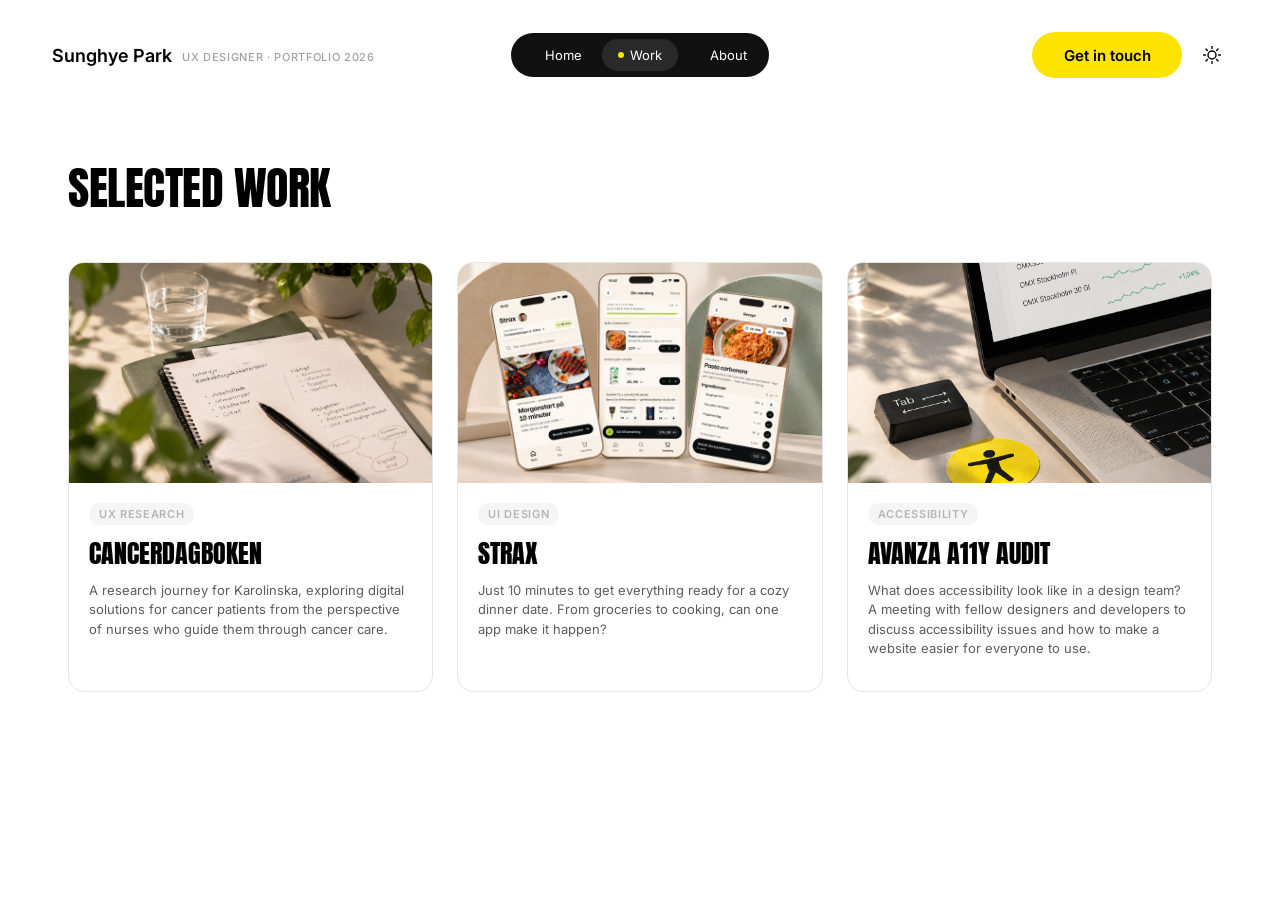
<file: work.html>
<!doctype html>

<html lang="en">

<head>

  <meta charset="utf-8">

  <meta name="viewport" content="width=device-width, initial-scale=1">

  <title>Selected Work — Sunghye Park</title>

  <link rel="preconnect" href="https://fonts.googleapis.com">

  <link rel="preconnect" href="https://fonts.gstatic.com" crossorigin>

  <link

    href="https://fonts.googleapis.com/css2?family=Anton&family=Inter:wght@400;500;600&family=JetBrains+Mono:wght@600&display=swap"

    rel="stylesheet"

  >

  <style>

    * {

      box-sizing: border-box;

    }

    html,

    body {

      margin: 0;

      width: 100%;

      min-height: 100%;

    }

    body {

      font-family: "Inter", system-ui, sans-serif;

      --surface: #ffffff;

      --ink: #000000;

      --line: #e6e6e6;

      --text-secondary: #5c5c5c;

    }

    body.dark {

      --surface: #0f0f0f;

      --ink: #f5f5f5;

      --line: #2a2a2a;

      --text-secondary: #b5b5b5;

    }

    .page {

      width: 100%;

      min-height: 100vh;

      background: var(--surface);

      color: var(--ink);

      display: flex;

      flex-direction: column;

      transition:

        background 0.25s ease,

        color 0.25s ease;

    }

    /* HEADER */

    .header {

      flex: 0 0 110px;

      display: grid;

      grid-template-columns: 1fr auto 1fr;

      align-items: center;

      padding: 0 52px;

    }

    .brand {

      justify-self: start;

      display: flex;

      align-items: center;

      gap: 10px;

    }

    .brand-name {
  font-weight: 600;
  font-size: 18px;
  color: var(--ink);
  text-decoration: none;
  cursor: pointer;
}

    .portfolio-label {

      font-weight: 500;

      font-size: 11px;

      letter-spacing: 0.06em;

      color: #a0a0a0;

    }

    .header-nav {

      justify-self: center;

      display: flex;

      align-items: center;

      gap: 4px;

      background: #111111;

      border-radius: 999px;

      padding: 6px;

    }

    .nav-link {

      text-decoration: none;

      display: flex;

      align-items: center;

      gap: 6px;

      padding: 8px 16px;

      border-radius: 999px;

      background: transparent;

    }

    .nav-link.active {

      background: #2a2a2a;

    }

    body.dark .header-nav .nav-link.active {
      background: #ffffff;
    }
    body.dark .header-nav .nav-link.active .nav-text {
      color: #000000;
    }

    .nav-dot {

      width: 6px;

      height: 6px;

      border-radius: 50%;

      background: #FCE300;

      flex: none;

      opacity: 0;

    }

    .nav-link.active .nav-dot {

      opacity: 1;

    }

    .nav-text {

      font-size: 13px;

      color: #ffffff;

    }

    .header-actions {

      justify-self: end;

      display: flex;

      align-items: center;

      gap: 14px;

    }

    .contact-button {

      text-decoration: none;

      background: #FCE300;

      color: #000000;

      font-size: 15px;

      font-weight: 600;

      padding: 11px 22px;

      border-radius: 999px;

    }

    .theme-button {

      width: 32px;

      height: 32px;

      display: flex;

      align-items: center;

      justify-content: center;

      border-radius: 999px;

      border: none;

      background: transparent;

      cursor: pointer;

      padding: 0;

    }

    .theme-icon {

      position: relative;

      width: 18px;

      height: 18px;

    }

    #sun,

    #moon {

      position: absolute;

      inset: 0;

      transition: opacity 0.2s ease;

    }

    #moon {

      opacity: 0;

    }

    /* CONTENT */

    .content {

      flex: 1 1 auto;

      padding: 56px 68px;

    }

    .page-title {

      margin: 0 0 8px;

      font-family: "Anton", sans-serif;

      font-weight: 400;

      font-size: 46px;

      line-height: 0.95;

      letter-spacing: -0.5px;

      color: var(--ink);

      text-transform: uppercase;

    }

    .page-description {

      margin: 0 0 40px;

      font-size: 15px;

      color: var(--text-secondary);

      max-width: 520px;

    }

    .work-grid {

      margin-top: 52px;

      display: flex;

      gap: 24px;

      align-items: stretch;

    }

    .work-card {
      flex: 1 1 0;
      min-width: 0;
      position: relative;
      text-decoration: none;
      color: inherit;
      border: 1px solid var(--line);
      border-radius: 16px;
      overflow: hidden;
      display: flex;
      flex-direction: column;
      transition: transform 0.35s cubic-bezier(0.22, 1, 0.36, 1),
                  box-shadow 0.35s ease;
    }

    .work-card:hover,
    .work-card:focus-visible {
      transform: translateY(-4px);
      box-shadow: 0 14px 32px rgba(0, 0, 0, 0.075);
    }

    body.dark .work-card:hover,
    body.dark .work-card:focus-visible {
      box-shadow: 0 14px 32px rgba(0, 0, 0, 0.24);
    }

    .work-card:focus-visible {
      outline: 2px solid var(--ink);
      outline-offset: 4px;
    }

    /* Keep the layout stable: the text moves slightly within the card. */
    .card-preview {
      position: relative;
      height: 220px;
      flex: none;
    }

    .card-content {
      padding: 20px 20px 32px;
      display: flex;
      flex-direction: column;
      gap: 8px;
      flex: 1;
      transition: transform 0.4s cubic-bezier(0.22, 1, 0.36, 1);
    }

    .work-card:hover .card-content,
    .work-card:focus-visible .card-content {
      transform: translateY(-8px);
    }

    .card-tag {

      width: fit-content;

      font-size: 11px;

      letter-spacing: 0.06em;

      text-transform: uppercase;

      color: #888888;

      background: #f5f5f5;

      padding: 4px 10px;

      border-radius: 999px;

    }

    .card-title {
      margin: 0;
      font-family: "Anton", sans-serif;
      font-weight: 400;
      font-size: 26px;
      text-transform: uppercase;
      color: var(--ink);
      -webkit-text-stroke: 0.2px currentColor;
    }

    .card-description {

      margin: 0;

      font-size: 13px;

      line-height: 1.5;

      color: var(--text-secondary);


    }

    .card-details {

      margin: 8px 0 0;

      font-size: 12px;

      color: #a0a0a0;

    }

    /* STRAX */

    /* EMPTY CARD PREVIEWS */

    .placeholder-image {

      background: transparent;

      display: flex;

      align-items: center;

      justify-content: center;

    }

    .placeholder-image span {

      font-size: 13px;

      color: #b5b5b5;

    }

    .work-card .card-tag {

      font-weight: 600;

      color: #b5b5b5;

    }

    .work-card .card-description {

      color: var(--text-secondary);

    }

    body.dark .placeholder-image {
      background: transparent;
    }

    body.dark .work-card .card-tag {
      color: #000000;
      background: #ffffff;
    }

    /* RESPONSIVE */

    @media (max-width: 900px) {

      .content {

        padding: 48px 28px;

      }

      .work-grid {

        flex-wrap: wrap;

      }

      .work-card {

        flex: 1 1 calc(50% - 12px);

      }

    }

    @media (max-width: 600px) {
  .content {
    padding: 40px 22px;
  }

  .work-grid {
    flex-direction: column;
  }

  .work-card {
    flex: none;
    width: 100%;
  }

  .portfolio-label {
    display: none;
  }

  .header-nav {
    display: flex;
    align-items: center;
  }
}

    @media (prefers-reduced-motion: reduce) {
      .page,
      #sun,
      #moon,
      .work-card,
      .card-content,
      .card-description {
        transition: none;
      }
    }
/* Match active navigation with Home and About */
body.dark .header-nav .nav-link.active {
  background: #2a2a2a !important;
}

body.dark .header-nav .nav-link.active .nav-text {
  color: #ffffff !important;
}
/* Selected Work — card images */
.card-preview {
  height: 220px;
  overflow: hidden;
}

.card-preview img {
  display: block;
  width: 100%;
  height: 100%;
  object-fit: cover;
  object-position: center;
}

/* Keep images stable when hovering */
.work-card:hover .card-preview img {
  transform: none;
}
  </style>

  <link rel="stylesheet" href="css/global.css">

</head>

<body>

  <div class="page">

    <header class="header">

      <div class="brand">

        <a href="index.html" class="brand-name">Sunghye Park</a>

        <span class="portfolio-label">

          UX DESIGNER · PORTFOLIO 2026

        </span>

      </div>

      <nav class="header-nav" aria-label="Main navigation">

        <a href="index.html" class="nav-link">

          <span class="nav-dot" aria-hidden="true"></span>

          <span class="nav-text">Home</span>

        </a>

        <a href="work.html" class="nav-link active" aria-current="page">

          <span class="nav-dot" aria-hidden="true"></span>

          <span class="nav-text">Work</span>

        </a>

        <a href="about.html" class="nav-link">

          <span class="nav-dot" aria-hidden="true"></span>

          <span class="nav-text">About</span>

        </a>

      </nav>

      <div class="header-actions">

        <a href="mailto:snhye.park@gmail.com" class="contact-button contact-interactive" aria-label="Send email"><span class="contact-default">Get in touch</span><span class="contact-hover" aria-hidden="true"><svg viewBox="0 0 24 24" width="17" height="17" fill="none" stroke="currentColor" stroke-width="1.8" stroke-linecap="round" stroke-linejoin="round" aria-hidden="true"><rect x="3" y="5" width="18" height="14" rx="2"/><path d="m3 7 9 7 9-7"/></svg>Send email</span></a>

        <button

          id="theme-btn"

          class="theme-button"

          type="button"

          aria-label="Switch to dark mode"

        >

          <span class="theme-icon" aria-hidden="true">

            <svg

              id="sun"

              width="18"

              height="18"

              viewBox="0 0 18 18"

              fill="none"

              xmlns="http://www.w3.org/2000/svg"

            >

              <circle

                cx="9"

                cy="9"

                r="4"

                stroke="var(--ink)"

                stroke-width="1.4"

              />

              <path

                d="M9 0.5V2.5M9 15.5V17.5M17.5 9H15.5M2.5 9H0.5M15.02 2.98L13.6 4.4M4.4 13.6L2.98 15.02M15.02 15.02L13.6 13.6M4.4 4.4L2.98 2.98"

                stroke="var(--ink)"

                stroke-width="1.4"

                stroke-linecap="round"

              />

            </svg>

            <svg

              id="moon"

              width="18"

              height="18"

              viewBox="0 0 18 18"

              fill="none"

              xmlns="http://www.w3.org/2000/svg"

            >

              <path

                d="M16 10.5A7.5 7.5 0 117.5 2a6 6 0 108.5 8.5Z"

                fill="var(--ink)"

              />

            </svg>

          </span>

        </button>

      </div>

    </header>

    <main class="content">

      <h1 class="page-title">Selected work</h1>

      

      <div class="work-grid">


        
<!-- CANCERDAGBOKEN -->
<a
  class="work-card"
  href="cancerdagboken-case-study.html"
>
  <div class="card-preview">
    <img
      src="assets/cancerdagboken-card-image.png"
      alt="Notebook with research notes for Cancerdagboken"
    >
  </div>

  <div class="card-content">
    <span class="card-tag">UX research</span>
    <h3 class="card-title">Cancerdagboken</h3>
    <p class="card-description">
      A research journey for Karolinska, exploring digital solutions
      for cancer patients from the perspective of nurses who guide
      them through cancer care.
    </p>
  </div>
</a>

         
<!-- STRAX -->
<a
  id="strax-card"
  class="work-card"
  href="strax-case-study.html"
>
  <div class="card-preview">
    <img
      src="assets/strax-card-image.png"
      alt="Strax grocery delivery app"
    >
  </div>

  <div class="card-content">
    <span class="card-tag">UI design</span>
    <h3 class="card-title">Strax</h3>
    <p class="card-description">
      Just 10 minutes to get everything ready for a cozy dinner date.
      From groceries to cooking, can one app make it happen?
    </p>
  </div>
</a>

<!-- ACCESSIBILITY -->
<a
  class="work-card"
  href="accessibility-case-study.html"
>
  <div class="card-preview">
    <img
      src="assets/avanza-card-image.png"
      alt="Avanza accessibility audit"
    >
  </div>

  <div class="card-content">
    <span class="card-tag">Accessibility</span>
    <h3 class="card-title">Avanza A11y Audit</h3>
    <p class="card-description">
      What does accessibility look like in a design team?
      A meeting with fellow designers and developers to discuss
      accessibility issues and how to make a website easier
      for everyone to use.
    </p>
  </div>
</a>







      </div>

    </main>

  </div>

  <script>

    var themeBtn = document.getElementById("theme-btn");

    var sun = document.getElementById("sun");

    var moon = document.getElementById("moon");

    var savedTheme;

    try {

      savedTheme = localStorage.getItem("theme");

    } catch (error) {}

    function updateTheme(isDark) {

      document.body.classList.toggle("dark", isDark);

      sun.style.opacity = isDark ? 0 : 1;

      moon.style.opacity = isDark ? 1 : 0;

      themeBtn.setAttribute(

        "aria-label",

        isDark ? "Switch to light mode" : "Switch to dark mode"

      );

    }

    updateTheme(savedTheme === "dark");

    themeBtn.addEventListener("click", function () {

      var isDark = !document.body.classList.contains("dark");

      updateTheme(isDark);

      try {

        localStorage.setItem("theme", isDark ? "dark" : "light");

      } catch (error) {}

    });

  </script>

</body>

</html>
</file>
<file: css/global.css>
/* Sunghye Park Portfolio — shared design system */
* { box-sizing: border-box; }
html { margin: 0; width: 100%; min-height: 100%; overflow-y: scroll; }
body { margin: 0; width: 100%; min-height: 100%; font-family: 'Inter', system-ui, sans-serif; }

:root {
  --surface: #ffffff; --surface-soft: #f7f7f5; --ink: #000000;
  --text: #333333; --text-secondary: #5c5c5c; --muted: #777777;
  --line: #e6e6e6; --yellow: #FCE300;
  --header-height: 110px; --header-padding: 52px; --content-padding: 68px;
}
body.dark, #card.dark {
  --surface: #0f0f0f; --surface-soft: #171717; --ink: #f5f5f5;
  --text: #d0d0d0; --text-secondary: #b5b5b5; --muted: #999999; --line: #2a2a2a;
}

.header {
  width: 100%; height: var(--header-height) !important; flex: 0 0 var(--header-height) !important;
  display: grid !important; grid-template-columns: 1fr auto 1fr !important; align-items: center !important;
  padding: 0 var(--header-padding) !important; box-sizing: border-box !important;
  background: var(--surface); border: 0 !important;
}
.brand, .header-left { justify-self: start; display: flex; align-items: center; gap: 10px; }
.brand-name { font-family: 'Inter', sans-serif; font-size: 18px; font-weight: 600; color: var(--ink); }
.portfolio-label { font-family: 'Inter', sans-serif; font-size: 11px; font-weight: 500; letter-spacing: .06em; color: #a0a0a0; transform: translateY(2px); }
.header-nav { justify-self: center; display: flex; align-items: center; gap: 4px; padding: 6px; border-radius: 999px; background: #111; }
.nav-link { display: flex; align-items: center; gap: 6px; padding: 8px 16px; border-radius: 999px; text-decoration: none; background: transparent; }
.nav-link.active { background: #2a2a2a; }
.nav-dot { width: 6px; height: 6px; flex: none; border-radius: 50%; background: var(--yellow); opacity: 0; }
.nav-link.active .nav-dot { opacity: 1; }
.nav-text { font-size: 13px; color: #fff; }
.header-actions, .header-right { justify-self: end; display: flex; align-items: center; gap: 14px; }
.contact-button, .contact-btn { display: inline-flex; align-items: center; justify-content: center; padding: 11px 22px; border-radius: 999px; background: var(--yellow); color: #000; font: 600 15px 'Inter', sans-serif; text-decoration: none; }
.theme-button, #theme-btn { width: 32px; height: 32px; display: flex; align-items: center; justify-content: center; padding: 0; border: 0; border-radius: 999px; background: transparent; cursor: pointer; }
.theme-icon, .theme-icon-wrap { position: relative; width: 18px; height: 18px; }
#sun, #moon { position: absolute; inset: 0; transition: opacity .2s ease; }

.case-study-page .header { position: relative; }
.case-study-page .header::after { content: ''; position: absolute; left: 0; right: 0; bottom: 0; height: 1px; background: var(--line); pointer-events: none; }
.case-study-page.strax-page .header { position: fixed; top: 0; left: 0; z-index: 1000; }
.case-study-page.strax-page .case-main { padding-top: var(--header-height) !important; }

@media (max-width: 900px) { .header { padding-left: 28px !important; padding-right: 28px !important; } }
@media (max-width: 700px) {
  :root { --header-height: 88px; }
  .header { grid-template-columns: 1fr auto !important; padding-left: 22px !important; padding-right: 22px !important; }
  .header-nav, .contact-button, .contact-btn { display: none !important; }
}


/* Shared header email button: accessible, fixed-width label transition */
.contact-interactive { position:relative; display:inline-grid; place-items:center; min-width:150px; min-height:45px; box-sizing:border-box; overflow:hidden; white-space:nowrap; transition:transform 150ms ease; }
.contact-interactive > span { grid-area:1 / 1; display:inline-flex; align-items:center; justify-content:center; gap:8px; transition:opacity 230ms ease, transform 230ms ease; }
.contact-interactive .contact-default { opacity:1; transform:translateY(0); }
.contact-interactive .contact-hover { opacity:0; transform:translateY(7px); pointer-events:none; }
@media (hover:hover) {
  .contact-interactive:hover .contact-default { opacity:0; transform:translateY(-7px); }
  .contact-interactive:hover .contact-hover { opacity:1; transform:translateY(0); }
}
.contact-interactive:focus-visible .contact-default { opacity:0; transform:translateY(-7px); }
.contact-interactive:focus-visible .contact-hover { opacity:1; transform:translateY(0); }
.contact-interactive:active { transform:scale(.96); }
@media (prefers-reduced-motion:reduce) { .contact-interactive, .contact-interactive > span { transition:none !important; } }
/* Match Strax hero spacing to the A11y case study */
@media (min-width: 901px) {
  .case-study-page.strax-page .case-main {
    padding-top: calc(var(--header-height) + 111px) !important;
  }

  .case-study-page.strax-page .hero {
    padding-top: 92px;
    padding-bottom: 100px;
  }

  .case-study-page.strax-page .hero > div:first-child {
    padding-top: 36px;
  }
}
@media (min-width: 701px) and (max-width: 900px) {
  .case-study-page.strax-page .case-main {
    padding-top: calc(var(--header-height) + 110px) !important;
  }

  .case-study-page.strax-page .hero {
    padding: 72px 0 80px;
  }

  .case-study-page.strax-page .hero > div:first-child {
    padding-top: 36px;
  }
}

@media (max-width: 700px) {
  .case-study-page.strax-page .case-main {
    padding-top: calc(var(--header-height) + 88px) !important;
  }

  .case-study-page.strax-page .hero {
    padding: 58px 0 68px;
  }

  .case-study-page.strax-page .hero > div:first-child {
    padding-top: 36px;
  }
}
.case-study-page.strax-page .hero-title {
  font-family: 'Anton', sans-serif;
  font-size: clamp(56px, 6.2vw, 84px);
  font-weight: 400;
  line-height: .9;
  letter-spacing: -.01em;
  text-transform: uppercase;
}

@media (max-width: 700px) {
  .case-study-page.strax-page .hero-title {
    font-size: clamp(32px, 8.8vw, 56px);
  }
}
/* Move all three case-study hero sections up by 32px */
@media (min-width: 901px) {
  .case-study-page .hero,
  .case-study-page.strax-page .hero {
    padding-top: 60px;
  }
}
.accessibility-page .detail-heading {
  margin: 32px 0 16px;
  font-size: 18px;
  font-weight: 600;
  line-height: 1.4;
}
/* Shared header contact button width */
.header .contact-interactive {
  width: 150px !important;
  min-width: 150px !important;
  height: 46px !important;
  min-height: 46px !important;
  padding: 0 12px !important;
  box-sizing: border-box;
}
/* 모바일: 상세 페이지 상단 여백 정리 */
@media (max-width: 700px) {
  body.case-study-page .case-main {
    padding-top: 32px !important;
  }

  /* Strax는 고정 헤더 높이만큼 추가 */
  body.case-study-page.strax-page .case-main {
    padding-top: calc(var(--header-height) + 32px) !important;
  }

  body.case-study-page .hero {
    padding-top: 0 !important;
  }

  body.case-study-page .hero > div:first-child {
    padding-top: 0 !important;
  }

  body.case-study-page .back-link-top {
    position: static;
    display: flex;
    width: fit-content;
    margin: 0 0 28px;
  }
}
</file>
